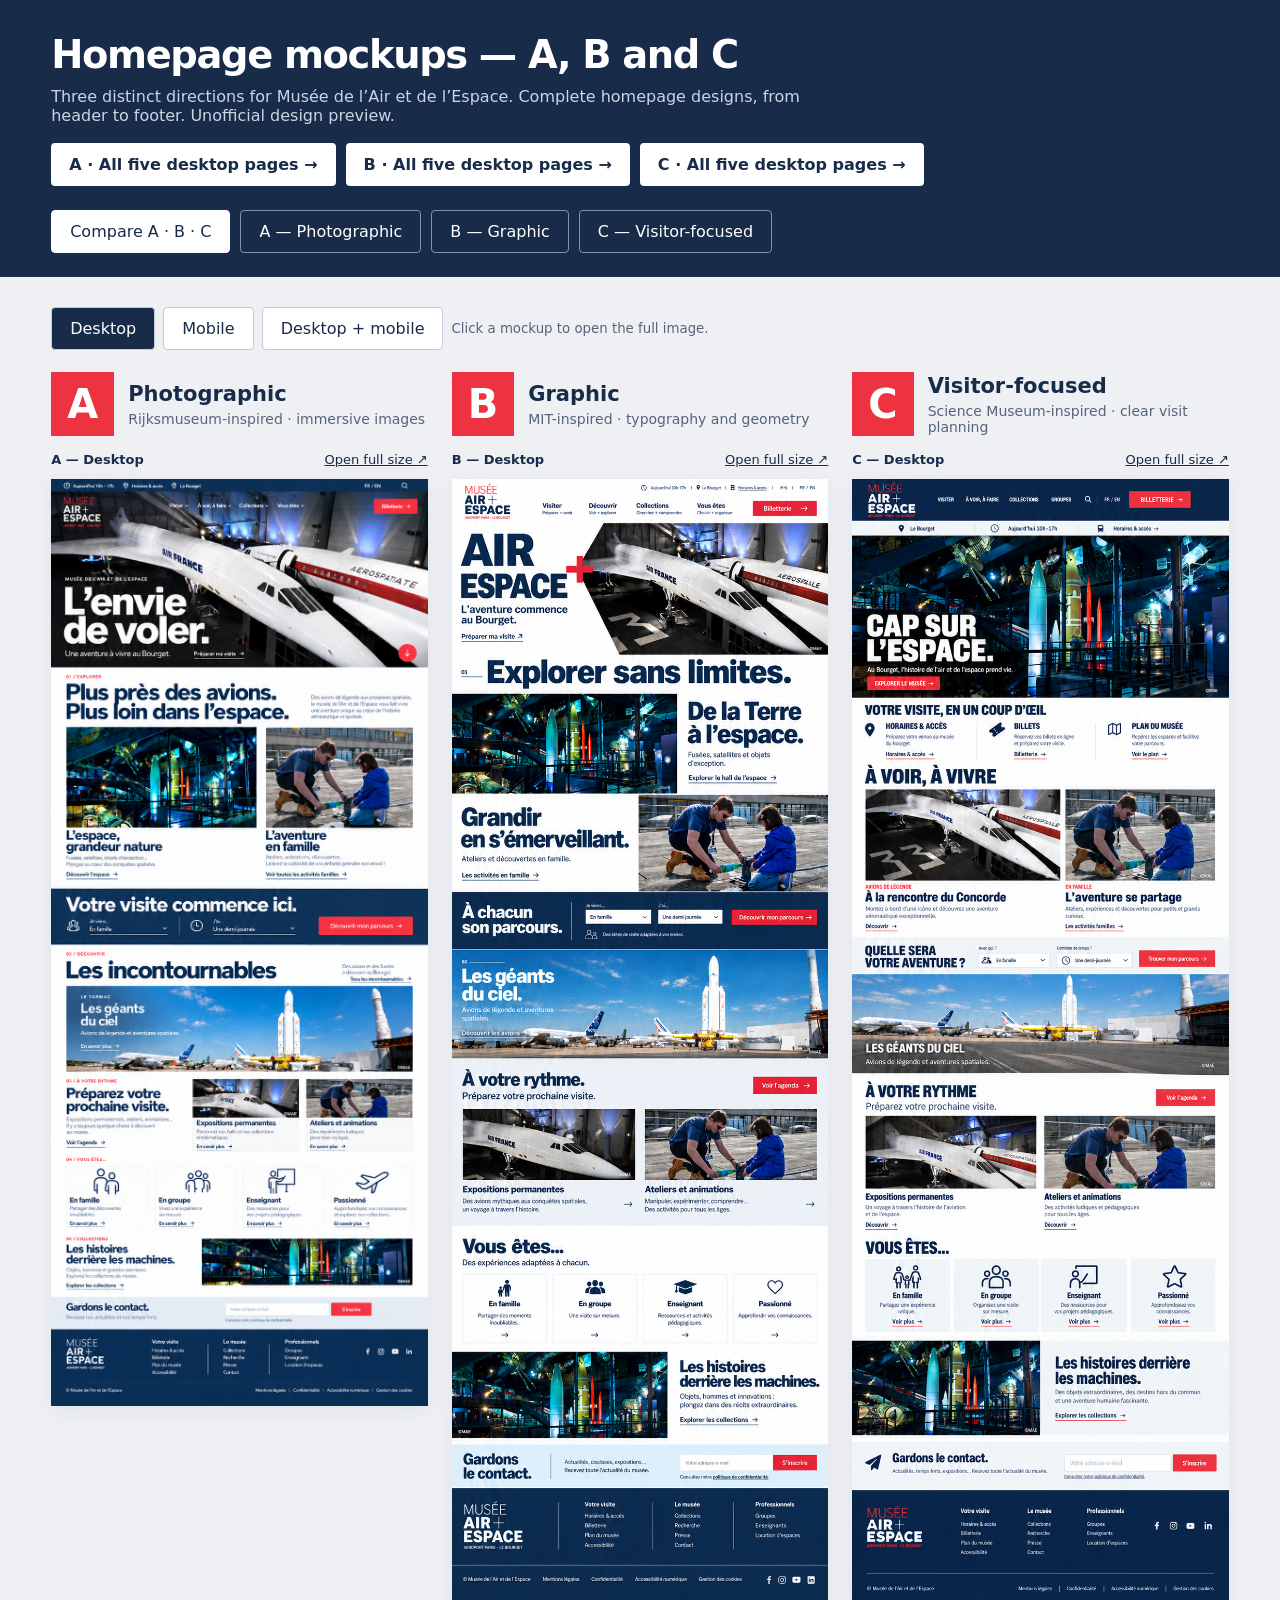
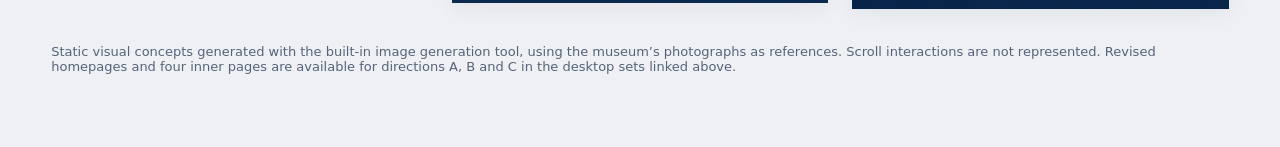
<file: index.html>
<!doctype html>
<html lang="en"><head><meta charset="utf-8"><meta name="viewport" content="width=device-width,initial-scale=1"><meta name="robots" content="noindex,nofollow"><meta property="og:title" content="MAE — Homepage designs A, B and C"><meta property="og:description" content="Compare three homepage design concepts, on desktop and mobile. A design preview, not the official museum website."><title>MAE — Homepage mockups A · B · C</title>
<style>
*{box-sizing:border-box}body{margin:0;background:#eef0f4;color:#182b49;font:16px system-ui,-apple-system,sans-serif}header{background:#182b49;color:white;padding:32px 4vw 24px}header p{color:#cbd5e5;max-width:760px;margin:10px 0 0}h1{font-size:clamp(26px,3vw,44px);letter-spacing:-.035em;margin:0}nav{display:flex;gap:10px;flex-wrap:wrap;margin-top:24px}button{font:inherit;cursor:pointer;border:1px solid #8392aa;border-radius:4px;padding:11px 18px;background:transparent;color:white}button[aria-pressed=true]{background:white;color:#182b49;border-color:white}main{padding:30px 4vw 60px}.toolbar{display:flex;gap:8px;align-items:center;margin-bottom:22px;flex-wrap:wrap}.toolbar button{color:#182b49;border-color:#c3cbd6;background:white}.toolbar button[aria-pressed=true]{background:#182b49;color:white}small{color:#566479}.grid{display:grid;grid-template-columns:repeat(3,minmax(0,1fr));gap:24px;align-items:start}.direction{min-width:0}.direction[hidden]{display:none}.grid.single{grid-template-columns:minmax(0,1fr);max-width:1300px;margin:auto}.label{display:flex;align-items:center;gap:14px;margin-bottom:16px}.letter{background:#ed333f;color:white;font-size:40px;font-weight:800;line-height:1;padding:12px 16px}.label h2{font-size:21px;margin:0 0 5px}.label p{font-size:14px;color:#566479;margin:0}.frames{display:flex;align-items:flex-start;gap:20px}.frame{margin:0;width:100%;min-width:0}.frame.mobile{max-width:300px}.frame a{display:block;background:white;box-shadow:0 4px 20px #182b4910}.frame img{display:block;width:100%;height:auto}.frame figcaption{font-size:13px;margin:0 0 12px;display:flex;justify-content:space-between;gap:10px}.frame figcaption a{background:none;box-shadow:none;color:#182b49;text-decoration:underline}.grid:not(.single) .frames.both{flex-direction:column}.grid:not(.single) .frames.both .mobile{margin-top:20px}.frame[hidden]{display:none}.note{margin-top:35px;color:#566479;font-size:13px}
@media(max-width:850px){.grid{grid-template-columns:1fr;gap:45px}.frames{flex-direction:column}.label h2{font-size:24px}}
</style></head><body>
<header><h1>Homepage mockups — A, B and C</h1><p>Three distinct directions for Musée de l’Air et de l’Espace. Complete homepage designs, from header to footer. Unofficial design preview.</p>
<div class="set-links" style="display:flex;gap:10px;flex-wrap:wrap;margin-top:18px"><a href="desktop-set/" style="display:inline-block;color:#182b49;background:white;padding:12px 18px;border-radius:4px;font-weight:700;text-decoration:none">A · All five desktop pages →</a><a href="desktop-set-b/" style="display:inline-block;color:#182b49;background:white;padding:12px 18px;border-radius:4px;font-weight:700;text-decoration:none">B · All five desktop pages →</a><a href="desktop-set-c/" style="display:inline-block;color:#182b49;background:white;padding:12px 18px;border-radius:4px;font-weight:700;text-decoration:none">C · All five desktop pages →</a></div>
<nav aria-label="Design direction"><button data-direction="all" aria-pressed="true">Compare A · B · C</button><button data-direction="a" aria-pressed="false">A — Photographic</button><button data-direction="b" aria-pressed="false">B — Graphic</button><button data-direction="c" aria-pressed="false">C — Visitor-focused</button></nav></header>
<main><div class="toolbar" aria-label="Screen size"><button data-screen="desktop" aria-pressed="true">Desktop</button><button data-screen="mobile" aria-pressed="false">Mobile</button><button data-screen="both" aria-pressed="false">Desktop + mobile</button><small>Click a mockup to open the full image.</small></div>
<div class="grid" id="grid">
<section class="direction" data-id="a"><div class="label"><span class="letter">A</span><div><h2>Photographic</h2><p>Rijksmuseum-inspired · immersive images</p></div></div><div class="frames"><figure class="frame desktop" ><figcaption><strong>A — Desktop</strong><a href="a/home-desktop.png" target="_blank">Open full size ↗</a></figcaption><a href="a/home-desktop.png" target="_blank"><img src="a/home-desktop.png" alt="Direction A complete desktop homepage mockup" loading="lazy"></a></figure><figure class="frame mobile" hidden><figcaption><strong>A — Mobile</strong><a href="a/home-mobile-v2.png" target="_blank">Open full size ↗</a></figcaption><a href="a/home-mobile-v2.png" target="_blank"><img src="a/home-mobile-v2.png" alt="Direction A complete mobile homepage mockup" loading="lazy"></a></figure></div></section><section class="direction" data-id="b"><div class="label"><span class="letter">B</span><div><h2>Graphic</h2><p>MIT-inspired · typography and geometry</p></div></div><div class="frames"><figure class="frame desktop" ><figcaption><strong>B — Desktop</strong><a href="b/home-desktop.png" target="_blank">Open full size ↗</a></figcaption><a href="b/home-desktop.png" target="_blank"><img src="b/home-desktop.png" alt="Direction B complete desktop homepage mockup" loading="lazy"></a></figure><figure class="frame mobile" hidden><figcaption><strong>B — Mobile</strong><a href="b/home-mobile-v2.png" target="_blank">Open full size ↗</a></figcaption><a href="b/home-mobile-v2.png" target="_blank"><img src="b/home-mobile-v2.png" alt="Direction B complete mobile homepage mockup" loading="lazy"></a></figure></div></section><section class="direction" data-id="c"><div class="label"><span class="letter">C</span><div><h2>Visitor-focused</h2><p>Science Museum-inspired · clear visit planning</p></div></div><div class="frames"><figure class="frame desktop" ><figcaption><strong>C — Desktop</strong><a href="c/home-desktop.png" target="_blank">Open full size ↗</a></figcaption><a href="c/home-desktop.png" target="_blank"><img src="c/home-desktop.png" alt="Direction C complete desktop homepage mockup" loading="lazy"></a></figure><figure class="frame mobile" hidden><figcaption><strong>C — Mobile</strong><a href="c/home-mobile-v2.png" target="_blank">Open full size ↗</a></figcaption><a href="c/home-mobile-v2.png" target="_blank"><img src="c/home-mobile-v2.png" alt="Direction C complete mobile homepage mockup" loading="lazy"></a></figure></div></section>
</div><p class="note">Static visual concepts generated with the built-in image generation tool, using the museum’s photographs as references. Scroll interactions are not represented. Revised homepages and four inner pages are available for directions A, B and C in the desktop sets linked above.</p>
</main><script>
let direction="all",screen="desktop";
function render(){document.getElementById("grid").classList.toggle("single",direction!=="all");document.querySelectorAll(".direction").forEach(s=>s.hidden=direction!=="all"&&s.dataset.id!==direction);document.querySelectorAll("[data-direction]").forEach(b=>b.setAttribute("aria-pressed",String(b.dataset.direction===direction)));document.querySelectorAll("[data-screen]").forEach(b=>b.setAttribute("aria-pressed",String(b.dataset.screen===screen)));document.querySelectorAll(".frame").forEach(f=>f.hidden=screen!=="both"&&!f.classList.contains(screen));document.querySelectorAll(".frames").forEach(f=>f.classList.toggle("both",screen==="both"))}
document.querySelectorAll("[data-direction]").forEach(b=>b.addEventListener("click",()=>{direction=b.dataset.direction;render()}));document.querySelectorAll("[data-screen]").forEach(b=>b.addEventListener("click",()=>{screen=b.dataset.screen;render()}));
</script></body></html>
</file>
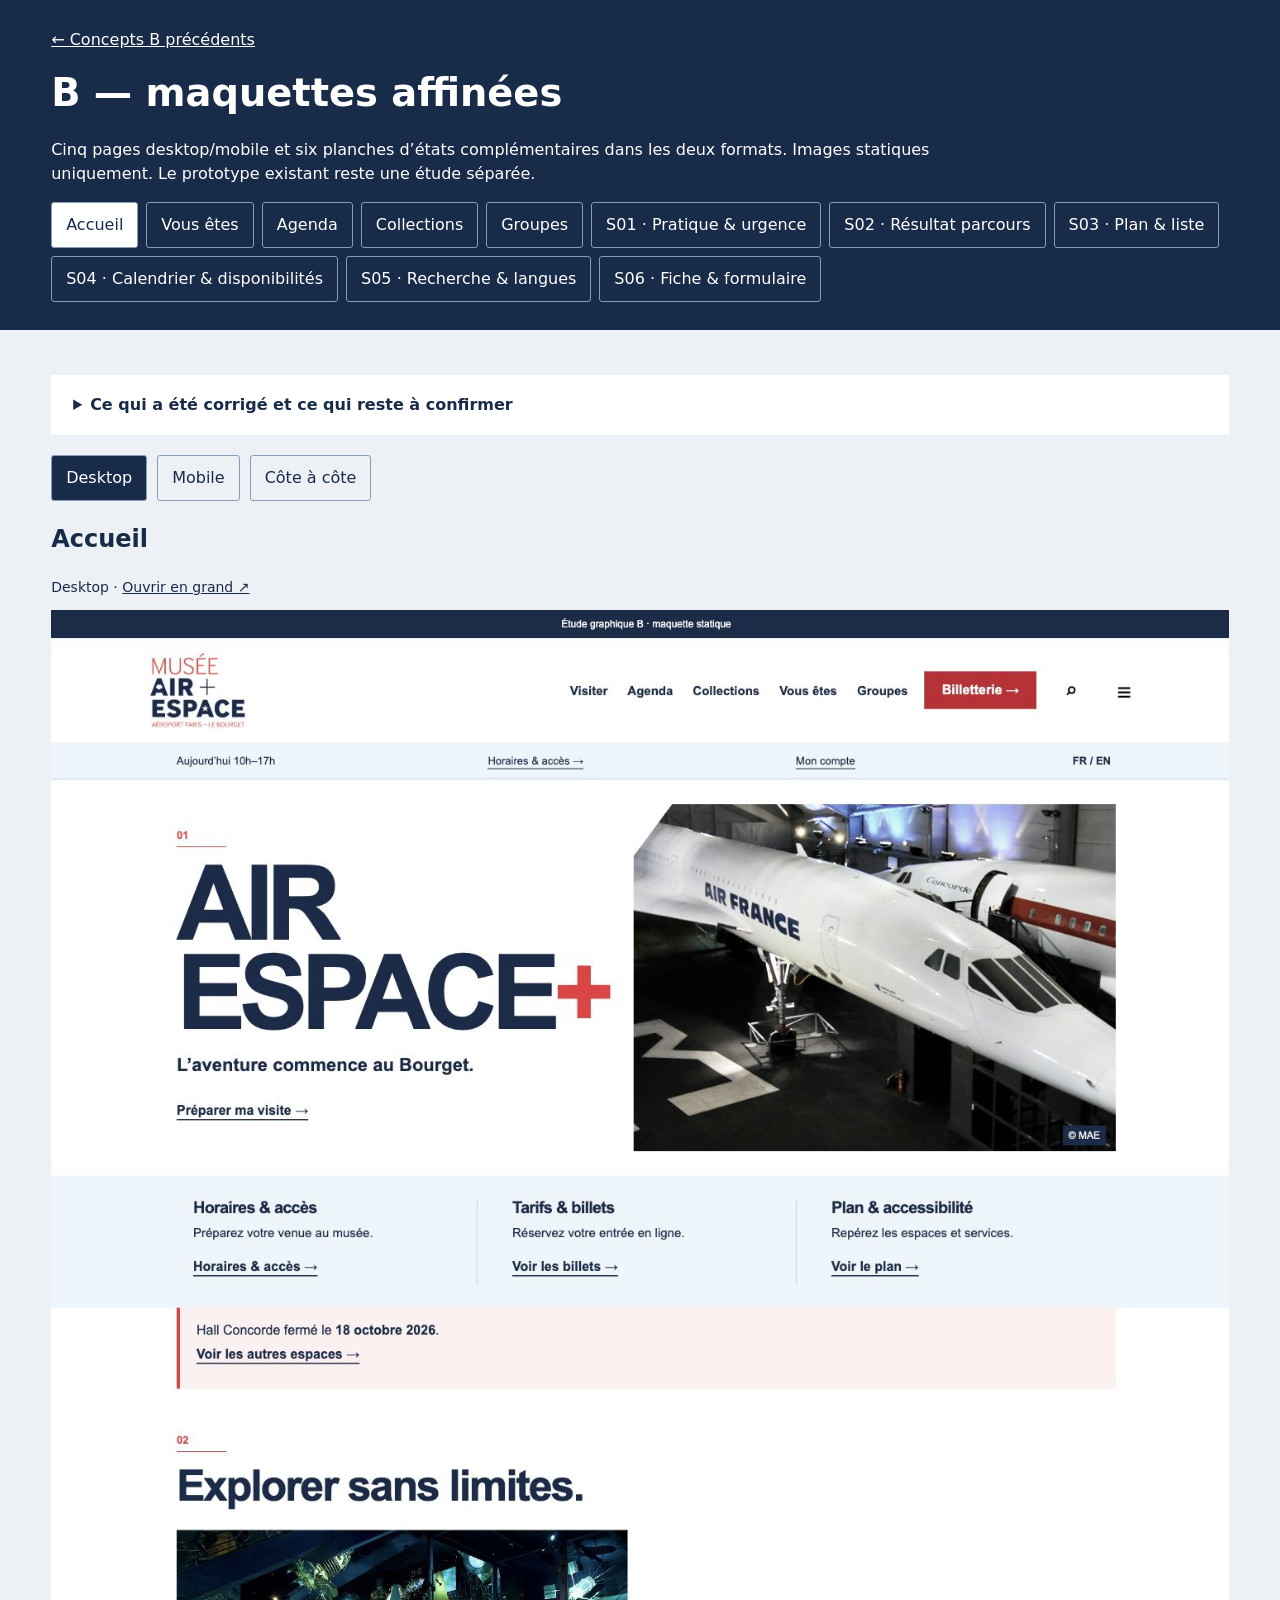
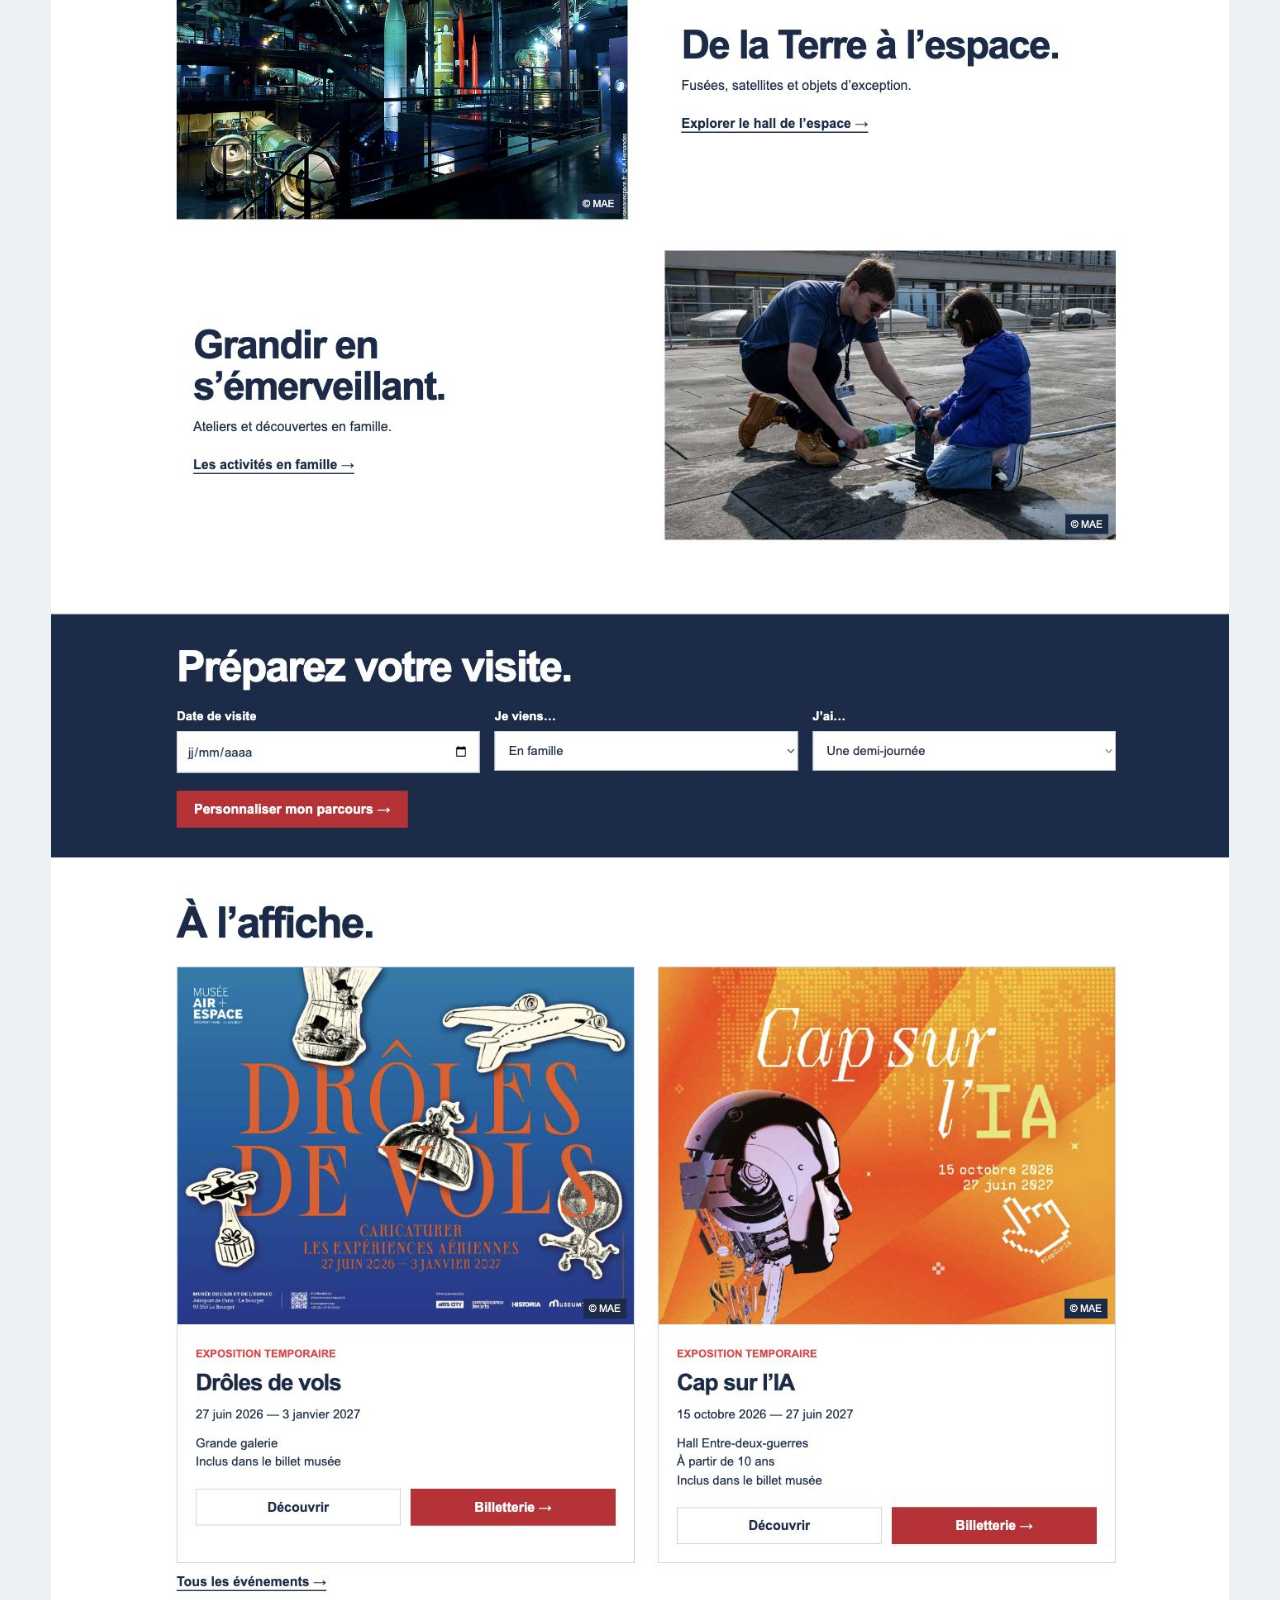
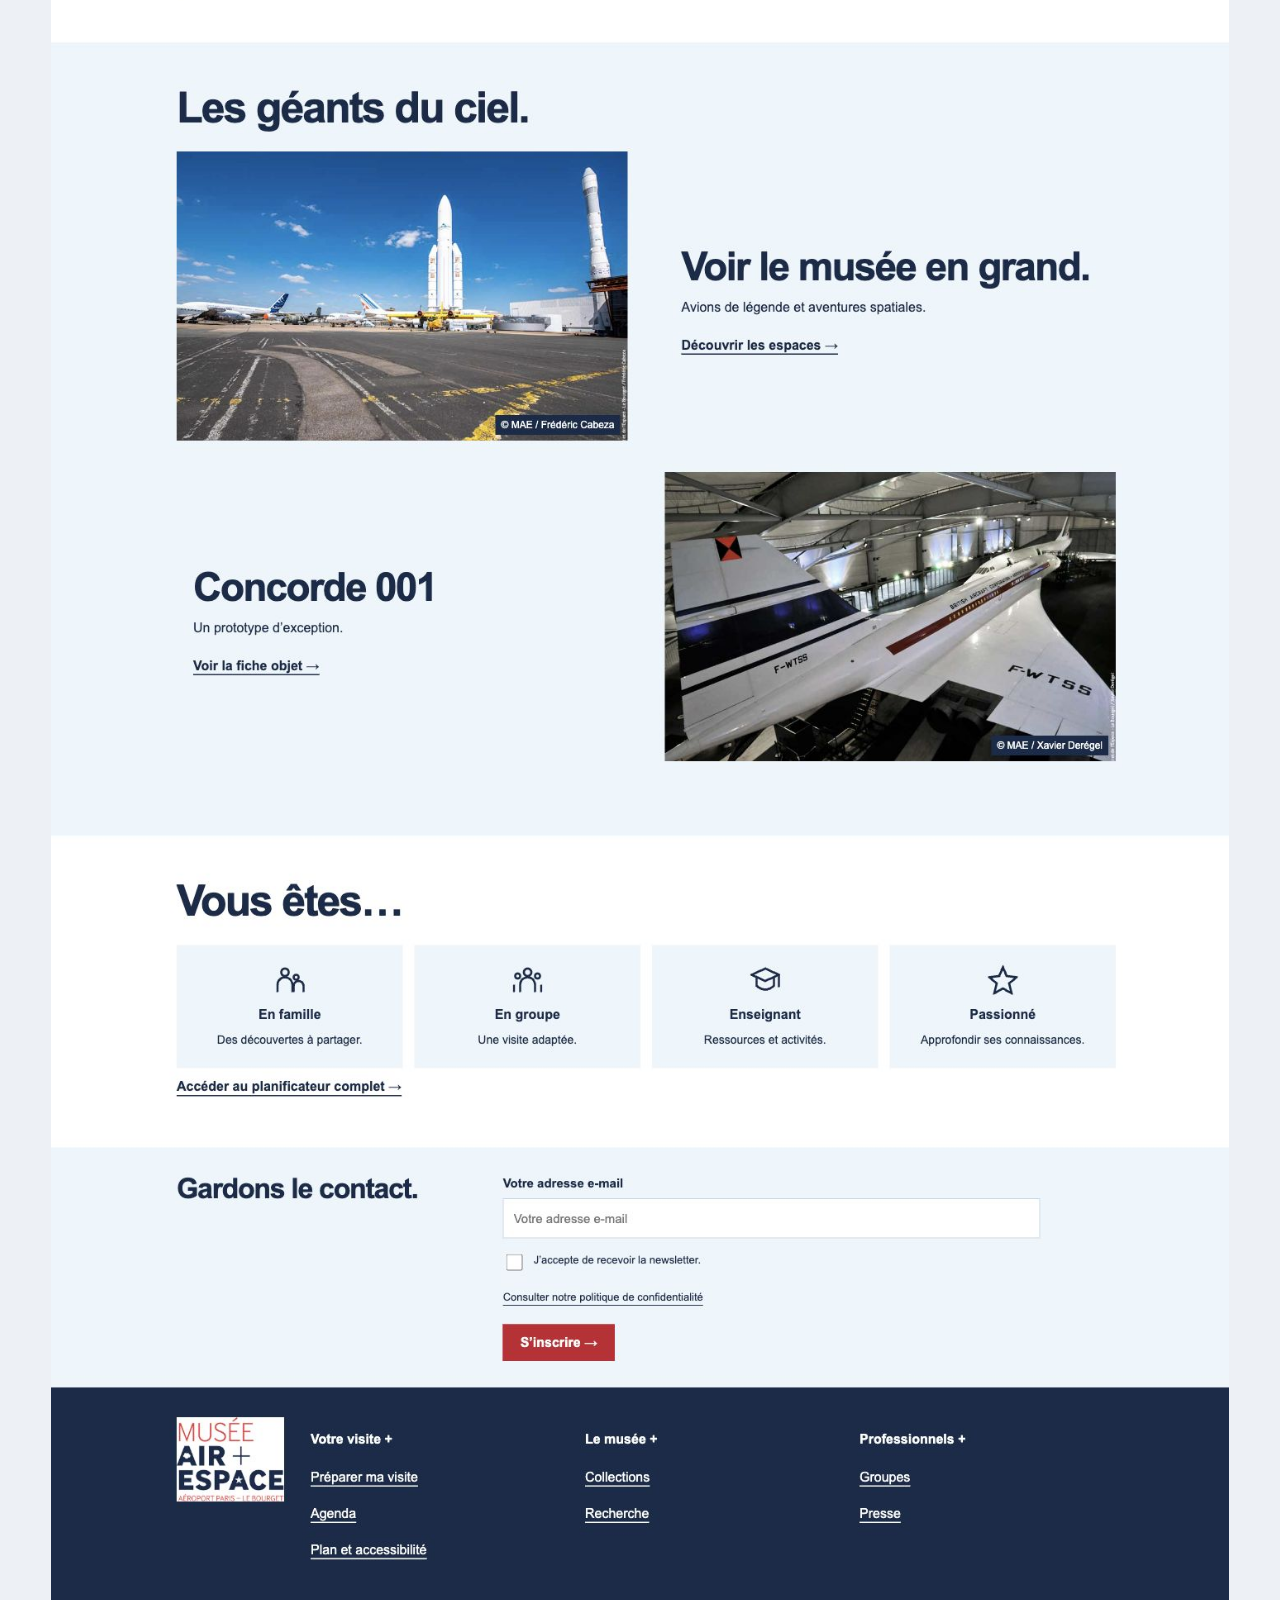
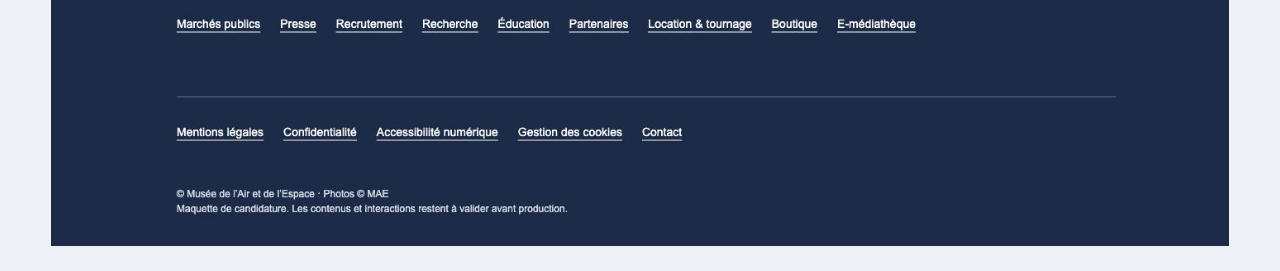
<file: b-refined/index.html>
<!doctype html><html lang="fr"><head><meta charset="utf-8"><meta name="viewport" content="width=device-width,initial-scale=1"><meta name="robots" content="noindex,nofollow"><title>B · Maquettes affinées & états complémentaires</title><style>*{box-sizing:border-box}body{margin:0;background:#edf0f5;color:#182b49;font:16px/1.5 system-ui,sans-serif}header{padding:28px 4vw;background:#182b49;color:white}header a{color:white}h1{font-size:clamp(26px,3vw,42px);margin:12px 0}header p{max-width:900px}nav{display:flex;flex-wrap:wrap;gap:8px}button{padding:10px 14px;min-height:44px;border:1px solid #8a9bb6;border-radius:3px;background:transparent;color:inherit;font:inherit;cursor:pointer}button[aria-pressed=true]{background:white;color:#182b49}main{padding:25px 4vw;max-width:1600px;margin:auto}.sizes{display:flex;gap:10px;margin:20px 0}.sizes button[aria-pressed=true]{background:#182b49;color:white}.frames{display:flex;align-items:flex-start;gap:24px}figure{margin:0;min-width:0;width:100%}figure.mobile{max-width:430px;margin:auto}.frames.both figure.mobile{flex:0 0 30%}img{width:100%;height:auto;display:block}figcaption{margin-bottom:12px;font-size:14px}a{color:inherit}details{padding:18px 22px;background:white;margin:20px 0}summary{font-weight:700;cursor:pointer}[hidden]{display:none!important}@media(max-width:700px){.frames{flex-direction:column}.frames.both figure.mobile{flex:auto}nav button{font-size:13px}main{padding:20px 4vw}}</style></head><body><header><a href="../desktop-set-b/">← Concepts B précédents</a><h1>B — maquettes affinées</h1><p>Cinq pages desktop/mobile et six planches d’états complémentaires dans les deux formats. Images statiques uniquement. Le prototype existant reste une étude séparée.</p><nav aria-label="Maquettes"><button data-page="home">Accueil</button><button data-page="audiences">Vous êtes</button><button data-page="agenda">Agenda</button><button data-page="collections">Collections</button><button data-page="groups">Groupes</button><button data-page="s01-practical">S01 · Pratique & urgence</button><button data-page="s02-planner">S02 · Résultat parcours</button><button data-page="s03-map">S03 · Plan & liste</button><button data-page="s04-agenda">S04 · Calendrier & disponibilités</button><button data-page="s05-search-language">S05 · Recherche & langues</button><button data-page="s06-detail-feedback">S06 · Fiche & formulaire</button></nav></header><main><details><summary>Ce qui a été corrigé et ce qui reste à confirmer</summary><p>Unités des huit filtres techniques, galerie des deux Concorde, pictogrammes, navigation et besoins d’accessibilité harmonisés. Filtres techniques mobiles regroupés, état déplié visible sur S06. Photos et affiches originales, crédits individuels connus conservés.</p><p>Interface/licence web et logo vectoriel officiels restent à obtenir. Autres crédits individuels et droits de production à confirmer. Géométrie, trajets, durées et disponibilités des planches sont illustratifs. Aucun CMS, service connecté ou audit RGAA n’est démontré par ces images.</p></details><div class="sizes"><button data-size="desktop">Desktop</button><button data-size="mobile">Mobile</button><button data-size="both">Côte à côte</button></div><section id="home" hidden><h2>Accueil</h2><div class="frames"><figure class="desktop"><figcaption>Desktop · <a href="home-desktop.jpg" target="_blank">Ouvrir en grand ↗</a></figcaption><a href="home-desktop.jpg" target="_blank"><img src="home-desktop.jpg" loading="lazy" alt="Accueil desktop maquette statique"></a></figure><figure class="mobile"><figcaption>Mobile · <a href="home-mobile.jpg" target="_blank">Ouvrir en grand ↗</a></figcaption><a href="home-mobile.jpg" target="_blank"><img src="home-mobile.jpg" loading="lazy" alt="Accueil mobile maquette statique"></a></figure></div></section><section id="audiences" hidden><h2>Vous êtes</h2><div class="frames"><figure class="desktop"><figcaption>Desktop · <a href="audiences-desktop.jpg" target="_blank">Ouvrir en grand ↗</a></figcaption><a href="audiences-desktop.jpg" target="_blank"><img src="audiences-desktop.jpg" loading="lazy" alt="Vous êtes desktop maquette statique"></a></figure><figure class="mobile"><figcaption>Mobile · <a href="audiences-mobile.jpg" target="_blank">Ouvrir en grand ↗</a></figcaption><a href="audiences-mobile.jpg" target="_blank"><img src="audiences-mobile.jpg" loading="lazy" alt="Vous êtes mobile maquette statique"></a></figure></div></section><section id="agenda" hidden><h2>Agenda</h2><div class="frames"><figure class="desktop"><figcaption>Desktop · <a href="agenda-desktop.jpg" target="_blank">Ouvrir en grand ↗</a></figcaption><a href="agenda-desktop.jpg" target="_blank"><img src="agenda-desktop.jpg" loading="lazy" alt="Agenda desktop maquette statique"></a></figure><figure class="mobile"><figcaption>Mobile · <a href="agenda-mobile.jpg" target="_blank">Ouvrir en grand ↗</a></figcaption><a href="agenda-mobile.jpg" target="_blank"><img src="agenda-mobile.jpg" loading="lazy" alt="Agenda mobile maquette statique"></a></figure></div></section><section id="collections" hidden><h2>Collections</h2><div class="frames"><figure class="desktop"><figcaption>Desktop · <a href="collections-desktop.jpg" target="_blank">Ouvrir en grand ↗</a></figcaption><a href="collections-desktop.jpg" target="_blank"><img src="collections-desktop.jpg" loading="lazy" alt="Collections desktop maquette statique"></a></figure><figure class="mobile"><figcaption>Mobile · <a href="collections-mobile.jpg" target="_blank">Ouvrir en grand ↗</a></figcaption><a href="collections-mobile.jpg" target="_blank"><img src="collections-mobile.jpg" loading="lazy" alt="Collections mobile maquette statique"></a></figure></div></section><section id="groups" hidden><h2>Groupes</h2><div class="frames"><figure class="desktop"><figcaption>Desktop · <a href="groups-desktop.jpg" target="_blank">Ouvrir en grand ↗</a></figcaption><a href="groups-desktop.jpg" target="_blank"><img src="groups-desktop.jpg" loading="lazy" alt="Groupes desktop maquette statique"></a></figure><figure class="mobile"><figcaption>Mobile · <a href="groups-mobile.jpg" target="_blank">Ouvrir en grand ↗</a></figcaption><a href="groups-mobile.jpg" target="_blank"><img src="groups-mobile.jpg" loading="lazy" alt="Groupes mobile maquette statique"></a></figure></div></section><section id="s01-practical" hidden><h2>S01 · Pratique & urgence</h2><div class="frames"><figure class="desktop"><figcaption>Desktop · <a href="s01-practical-desktop.jpg" target="_blank">Ouvrir en grand ↗</a></figcaption><a href="s01-practical-desktop.jpg" target="_blank"><img src="s01-practical-desktop.jpg" loading="lazy" alt="S01 · Pratique &amp; urgence desktop maquette statique"></a></figure><figure class="mobile"><figcaption>Mobile · <a href="s01-practical-mobile.jpg" target="_blank">Ouvrir en grand ↗</a></figcaption><a href="s01-practical-mobile.jpg" target="_blank"><img src="s01-practical-mobile.jpg" loading="lazy" alt="S01 · Pratique &amp; urgence mobile maquette statique"></a></figure></div></section><section id="s02-planner" hidden><h2>S02 · Résultat parcours</h2><div class="frames"><figure class="desktop"><figcaption>Desktop · <a href="s02-planner-desktop.jpg" target="_blank">Ouvrir en grand ↗</a></figcaption><a href="s02-planner-desktop.jpg" target="_blank"><img src="s02-planner-desktop.jpg" loading="lazy" alt="S02 · Résultat parcours desktop maquette statique"></a></figure><figure class="mobile"><figcaption>Mobile · <a href="s02-planner-mobile.jpg" target="_blank">Ouvrir en grand ↗</a></figcaption><a href="s02-planner-mobile.jpg" target="_blank"><img src="s02-planner-mobile.jpg" loading="lazy" alt="S02 · Résultat parcours mobile maquette statique"></a></figure></div></section><section id="s03-map" hidden><h2>S03 · Plan & liste</h2><div class="frames"><figure class="desktop"><figcaption>Desktop · <a href="s03-map-desktop.jpg" target="_blank">Ouvrir en grand ↗</a></figcaption><a href="s03-map-desktop.jpg" target="_blank"><img src="s03-map-desktop.jpg" loading="lazy" alt="S03 · Plan &amp; liste desktop maquette statique"></a></figure><figure class="mobile"><figcaption>Mobile · <a href="s03-map-mobile.jpg" target="_blank">Ouvrir en grand ↗</a></figcaption><a href="s03-map-mobile.jpg" target="_blank"><img src="s03-map-mobile.jpg" loading="lazy" alt="S03 · Plan &amp; liste mobile maquette statique"></a></figure></div></section><section id="s04-agenda" hidden><h2>S04 · Calendrier & disponibilités</h2><div class="frames"><figure class="desktop"><figcaption>Desktop · <a href="s04-agenda-desktop.jpg" target="_blank">Ouvrir en grand ↗</a></figcaption><a href="s04-agenda-desktop.jpg" target="_blank"><img src="s04-agenda-desktop.jpg" loading="lazy" alt="S04 · Calendrier &amp; disponibilités desktop maquette statique"></a></figure><figure class="mobile"><figcaption>Mobile · <a href="s04-agenda-mobile.jpg" target="_blank">Ouvrir en grand ↗</a></figcaption><a href="s04-agenda-mobile.jpg" target="_blank"><img src="s04-agenda-mobile.jpg" loading="lazy" alt="S04 · Calendrier &amp; disponibilités mobile maquette statique"></a></figure></div></section><section id="s05-search-language" hidden><h2>S05 · Recherche & langues</h2><div class="frames"><figure class="desktop"><figcaption>Desktop · <a href="s05-search-language-desktop.jpg" target="_blank">Ouvrir en grand ↗</a></figcaption><a href="s05-search-language-desktop.jpg" target="_blank"><img src="s05-search-language-desktop.jpg" loading="lazy" alt="S05 · Recherche &amp; langues desktop maquette statique"></a></figure><figure class="mobile"><figcaption>Mobile · <a href="s05-search-language-mobile.jpg" target="_blank">Ouvrir en grand ↗</a></figcaption><a href="s05-search-language-mobile.jpg" target="_blank"><img src="s05-search-language-mobile.jpg" loading="lazy" alt="S05 · Recherche &amp; langues mobile maquette statique"></a></figure></div></section><section id="s06-detail-feedback" hidden><h2>S06 · Fiche & formulaire</h2><div class="frames"><figure class="desktop"><figcaption>Desktop · <a href="s06-detail-feedback-desktop.jpg" target="_blank">Ouvrir en grand ↗</a></figcaption><a href="s06-detail-feedback-desktop.jpg" target="_blank"><img src="s06-detail-feedback-desktop.jpg" loading="lazy" alt="S06 · Fiche &amp; formulaire desktop maquette statique"></a></figure><figure class="mobile"><figcaption>Mobile · <a href="s06-detail-feedback-mobile.jpg" target="_blank">Ouvrir en grand ↗</a></figcaption><a href="s06-detail-feedback-mobile.jpg" target="_blank"><img src="s06-detail-feedback-mobile.jpg" loading="lazy" alt="S06 · Fiche &amp; formulaire mobile maquette statique"></a></figure></div></section></main><script>const pages=["home", "audiences", "agenda", "collections", "groups", "s01-practical", "s02-planner", "s03-map", "s04-agenda", "s05-search-language", "s06-detail-feedback"];let [page,size]=location.hash.slice(1).split('/');if(!pages.includes(page))page='home';if(!['desktop','mobile','both'].includes(size))size=innerWidth<600?'mobile':'desktop';function render(){document.querySelectorAll('section').forEach(e=>e.hidden=e.id!==page);document.querySelectorAll('[data-page]').forEach(b=>b.setAttribute('aria-pressed',String(b.dataset.page===page)));document.querySelectorAll('[data-size]').forEach(b=>b.setAttribute('aria-pressed',String(b.dataset.size===size)));document.querySelectorAll('figure').forEach(f=>f.hidden=size!=='both'&&!f.classList.contains(size));document.querySelectorAll('.frames').forEach(f=>f.classList.toggle('both',size==='both'));history.replaceState(null,'','#'+page+'/'+size)}document.querySelectorAll('[data-page]').forEach(b=>b.onclick=()=>{page=b.dataset.page;render()});document.querySelectorAll('[data-size]').forEach(b=>b.onclick=()=>{size=b.dataset.size;render()});render();</script></body></html>
</file>
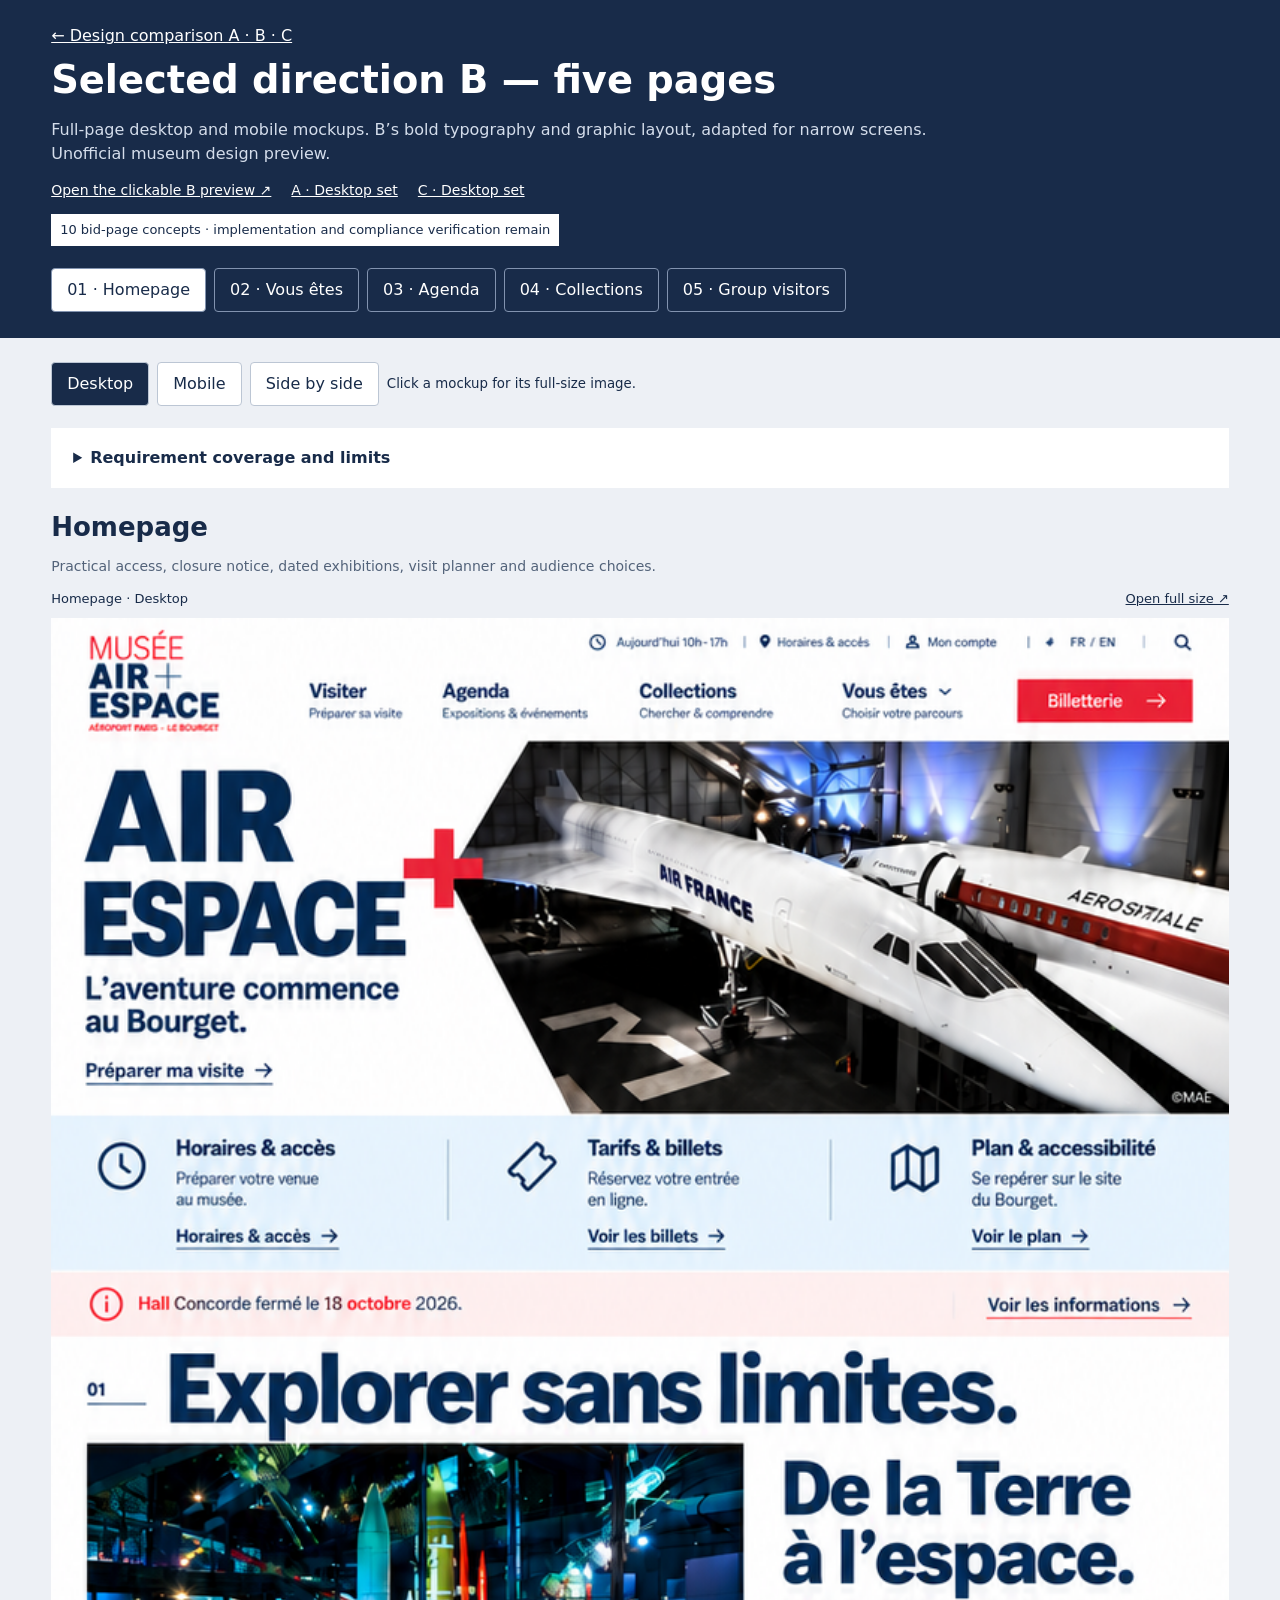
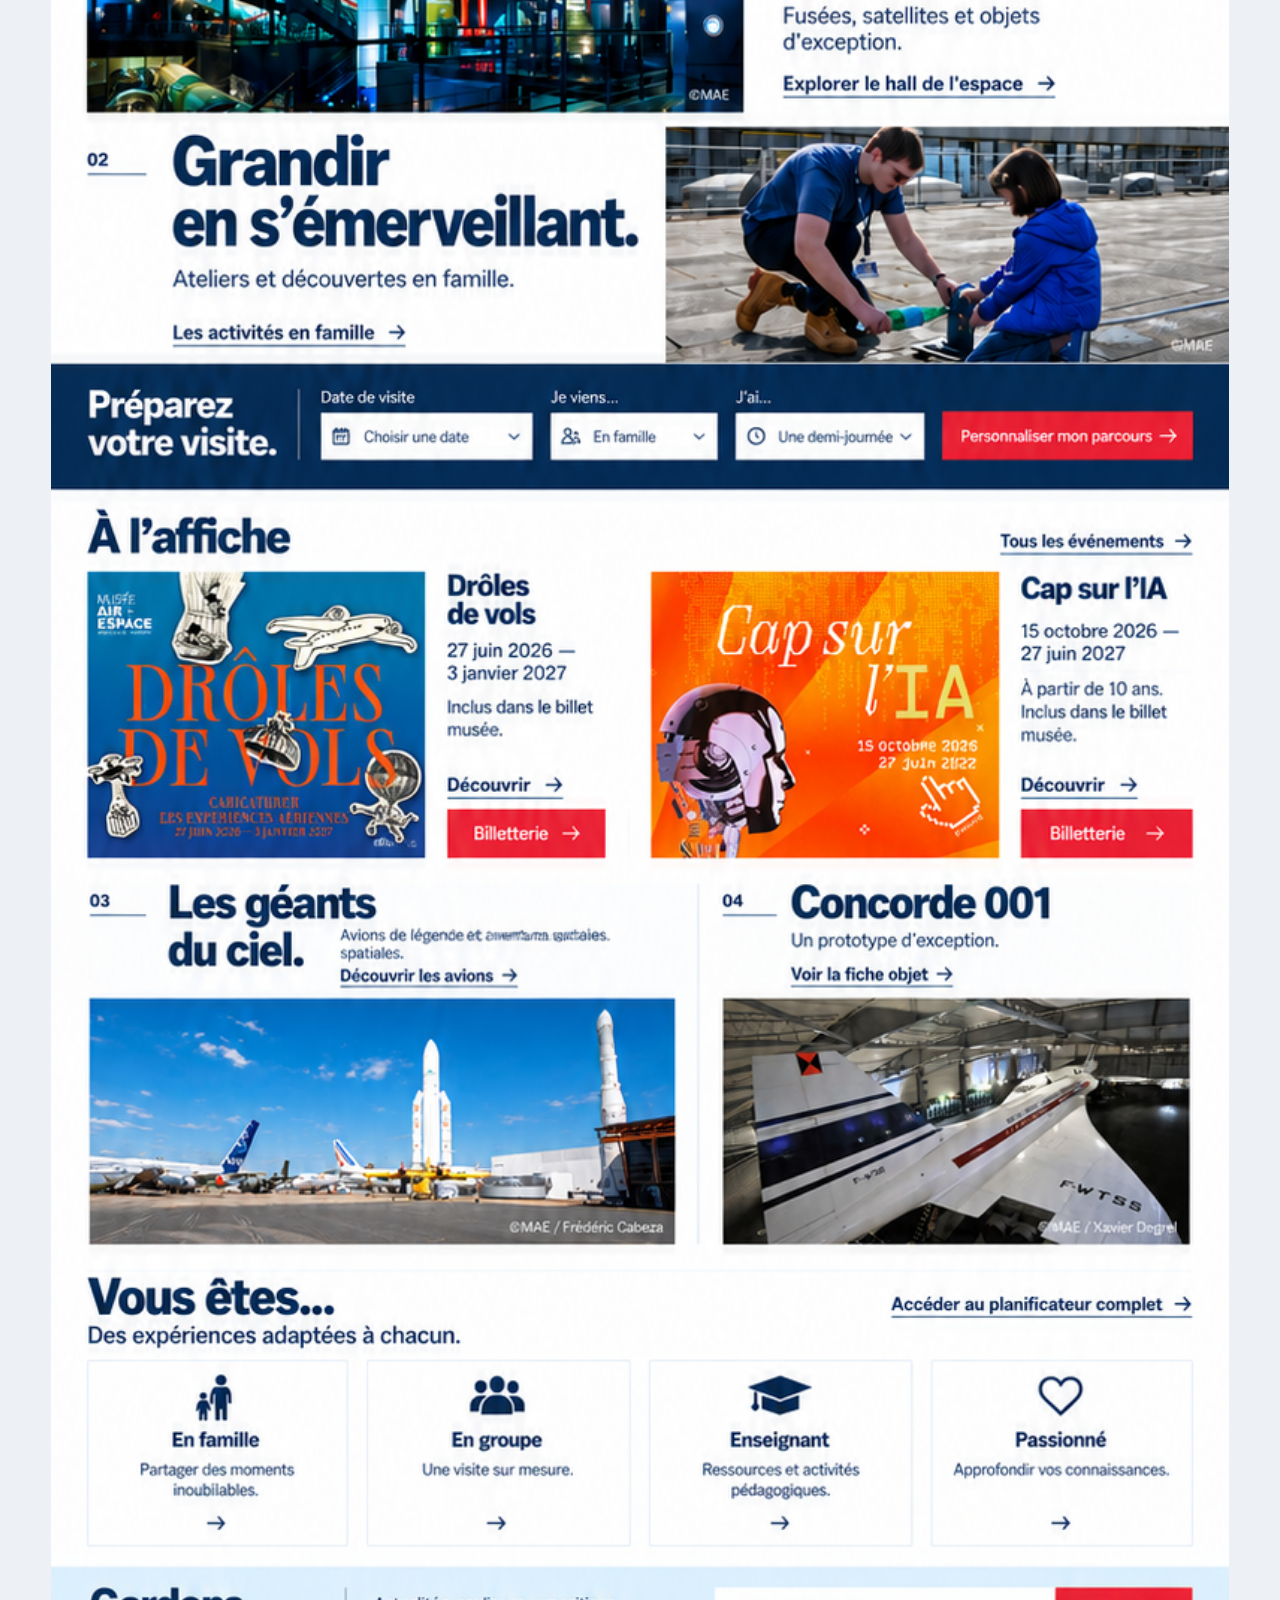
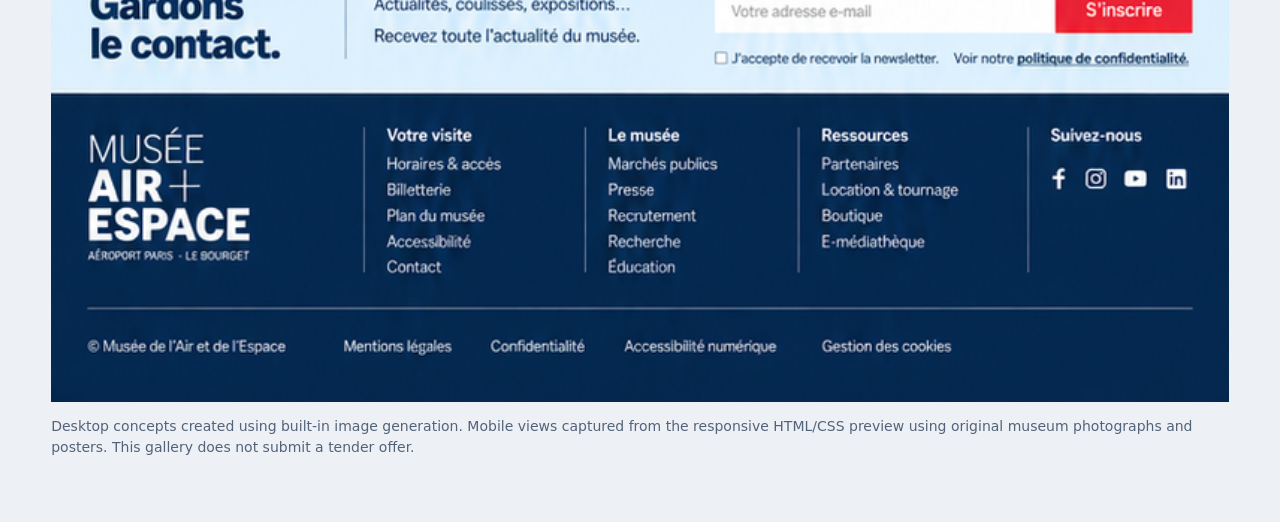
<file: desktop-set-b/index.html>
<!doctype html><html lang="en"><head><meta charset="utf-8"><meta name="viewport" content="width=device-width,initial-scale=1"><meta name="robots" content="noindex,nofollow"><meta property="og:title" content="MAE — Selected design B, desktop and mobile"><meta property="og:description" content="Five museum page concepts in desktop and mobile. Unofficial design preview."><title>MAE — Design B · Desktop and mobile</title><style>
*{box-sizing:border-box}body{margin:0;background:#edf0f5;color:#182b49;font:16px system-ui,-apple-system,sans-serif}header{padding:26px 4vw;background:#182b49;color:white}header a{color:white}h1{font-size:clamp(26px,3vw,40px);margin:12px 0}header p{line-height:1.5;max-width:900px;color:#d4ddeb}.alternatives{display:flex;flex-wrap:wrap;gap:20px;font-size:14px}nav{display:flex;gap:8px;flex-wrap:wrap;margin-top:22px}button{font:inherit;cursor:pointer;padding:11px 15px;border:1px solid #8293af;border-radius:4px;background:transparent;color:white;min-height:44px}button[aria-pressed=true]{background:white;color:#182b49}main{padding:24px 4vw 50px;max-width:1450px;margin:auto}.toolbar{display:flex;flex-wrap:wrap;gap:8px;align-items:center;margin-bottom:22px}.toolbar button{background:white;color:#182b49;border-color:#bcc6d4}.toolbar button[aria-pressed=true]{background:#182b49;color:white}h2{font-size:26px;margin:22px 0 8px}.note{color:#53637a;font-size:14px;line-height:1.5}details{background:white;padding:18px 22px;line-height:1.5;margin-bottom:24px}summary{cursor:pointer;font-weight:650}.frames{display:flex;align-items:flex-start;gap:24px}.frame{margin:0;min-width:0;width:100%}.frame.mobile{max-width:430px;margin:0 auto}.frames.both .mobile{flex:0 0 32%;max-width:390px}.frame img{display:block;width:100%;height:auto;background:white}.frame a{color:#182b49}.frame>a{display:block}.frame figcaption{display:flex;gap:15px;justify-content:space-between;font-size:13px;margin:0 0 12px}.frame[hidden],section[hidden]{display:none}.status{display:inline-block;background:white;color:#182b49;font-size:13px;padding:6px 9px}@media(max-width:760px){.frames.both{flex-direction:column}.frames.both .mobile{width:100%;flex:auto;max-width:430px}.toolbar small{width:100%}header{padding:22px 5vw}main{padding:20px 5vw}nav button{font-size:14px}.frame figcaption{flex-wrap:wrap}}
</style></head><body><header><a href="../">← Design comparison A · B · C</a><h1>Selected direction B — five pages</h1><p>Full-page desktop and mobile mockups. B’s bold typography and graphic layout, adapted for narrow screens. Unofficial museum design preview.</p><div class="alternatives"><a href="../prototype-b/">Open the clickable B preview ↗</a><a href="../desktop-set/">A · Desktop set</a><a href="../desktop-set-c/">C · Desktop set</a></div><p><span class="status">10 bid-page concepts · implementation and compliance verification remain</span></p><nav aria-label="Museum page"><button data-page="home" aria-pressed="true">01 · Homepage</button><button data-page="audiences" aria-pressed="false">02 · Vous êtes</button><button data-page="agenda" aria-pressed="false">03 · Agenda</button><button data-page="collections" aria-pressed="false">04 · Collections</button><button data-page="groups" aria-pressed="false">05 · Group visitors</button></nav></header><main><div class="toolbar" aria-label="Screen size"><button data-screen="desktop" aria-pressed="true">Desktop</button><button data-screen="mobile" aria-pressed="false">Mobile</button><button data-screen="both" aria-pressed="false">Side by side</button><small>Click a mockup for its full-size image.</small></div><details><summary>Requirement coverage and limits</summary><p>The tender requests five pages in desktop and mobile: home, Vous êtes, agenda, collections and group visitors. This gallery contains all ten B page concepts.</p><p>Reviewed features include practical/ticket access, audience planning, agenda filters and alternatives, collections search/technical criteria, group enquiries and institutional links. Slot availability is an illustrative state, not live See Tickets inventory.</p><p>Static images cannot establish sticky navigation, working search/APIs, CMS permissions, translation, RGAA compliance, privacy, security or performance. InterFace files/licence still need confirmation; original assets and exact text are used in the mobile preview. Supplementary interaction states and functional/contractual evidence remain tracked separately.</p></details><section data-id="home"><h2>Homepage</h2><p class="note">Practical access, closure notice, dated exhibitions, visit planner and audience choices.</p><div class="frames"><figure class="frame desktop"><figcaption>Homepage · Desktop <a href="home-desktop.png" target="_blank" rel="noopener">Open full size ↗</a></figcaption><a href="home-desktop.png" target="_blank" rel="noopener"><img src="home-desktop.png" alt="Direction B Homepage full-page desktop mockup" loading="lazy"></a></figure><figure class="frame mobile"><figcaption>Homepage · Mobile <a href="home-mobile-final.jpg" target="_blank" rel="noopener">Open full size ↗</a></figcaption><a href="home-mobile-final.jpg" target="_blank" rel="noopener"><img src="home-mobile-final.jpg" alt="Direction B Homepage full-page mobile mockup" loading="lazy"></a></figure></div></section><section data-id="audiences" hidden><h2>Vous êtes</h2><p class="note">Seven planning criteria, six audience profiles, space list, services and map access.</p><div class="frames"><figure class="frame desktop"><figcaption>Vous êtes · Desktop <a href="audiences-desktop-v2.png" target="_blank" rel="noopener">Open full size ↗</a></figcaption><a href="audiences-desktop-v2.png" target="_blank" rel="noopener"><img src="audiences-desktop-v2.png" alt="Direction B Vous êtes full-page desktop mockup" loading="lazy"></a></figure><figure class="frame mobile"><figcaption>Vous êtes · Mobile <a href="audiences-mobile-final.jpg" target="_blank" rel="noopener">Open full size ↗</a></figcaption><a href="audiences-mobile-final.jpg" target="_blank" rel="noopener"><img src="audiences-mobile-final.jpg" alt="Direction B Vous êtes full-page mobile mockup" loading="lazy"></a></figure></div></section><section data-id="agenda" hidden><h2>Agenda</h2><p class="note">Six filters, free/included exhibitions, illustrative sold-out alternatives and archives.</p><div class="frames"><figure class="frame desktop"><figcaption>Agenda · Desktop <a href="agenda-desktop-v2.png" target="_blank" rel="noopener">Open full size ↗</a></figcaption><a href="agenda-desktop-v2.png" target="_blank" rel="noopener"><img src="agenda-desktop-v2.png" alt="Direction B Agenda full-page desktop mockup" loading="lazy"></a></figure><figure class="frame mobile"><figcaption>Agenda · Mobile <a href="agenda-mobile-final.jpg" target="_blank" rel="noopener">Open full size ↗</a></figcaption><a href="agenda-mobile-final.jpg" target="_blank" rel="noopener"><img src="agenda-mobile-final.jpg" alt="Direction B Agenda full-page mobile mockup" loading="lazy"></a></figure></div></section><section data-id="collections" hidden><h2>Collections</h2><p class="note">Search, display/location/period/type filters, eight technical criteria and verified object details.</p><div class="frames"><figure class="frame desktop"><figcaption>Collections · Desktop <a href="collections-desktop-v2.png" target="_blank" rel="noopener">Open full size ↗</a></figcaption><a href="collections-desktop-v2.png" target="_blank" rel="noopener"><img src="collections-desktop-v2.png" alt="Direction B Collections full-page desktop mockup" loading="lazy"></a></figure><figure class="frame mobile"><figcaption>Collections · Mobile <a href="collections-mobile-final.jpg" target="_blank" rel="noopener">Open full size ↗</a></figcaption><a href="collections-mobile-final.jpg" target="_blank" rel="noopener"><img src="collections-mobile-final.jpg" alt="Direction B Collections full-page mobile mockup" loading="lazy"></a></figure></div></section><section data-id="groups" hidden><h2>Group visitors</h2><p class="note">Group categories, published practical information, optional/required enquiry fields and privacy.</p><div class="frames"><figure class="frame desktop"><figcaption>Group visitors · Desktop <a href="groups-desktop.png" target="_blank" rel="noopener">Open full size ↗</a></figcaption><a href="groups-desktop.png" target="_blank" rel="noopener"><img src="groups-desktop.png" alt="Direction B Group visitors full-page desktop mockup" loading="lazy"></a></figure><figure class="frame mobile"><figcaption>Group visitors · Mobile <a href="groups-mobile-final.jpg" target="_blank" rel="noopener">Open full size ↗</a></figcaption><a href="groups-mobile-final.jpg" target="_blank" rel="noopener"><img src="groups-mobile-final.jpg" alt="Direction B Group visitors full-page mobile mockup" loading="lazy"></a></figure></div></section><p class="note">Desktop concepts created using built-in image generation. Mobile views captured from the responsive HTML/CSS preview using original museum photographs and posters. This gallery does not submit a tender offer.</p></main><script>
const validPages=["home","audiences","agenda","collections","groups"], validScreens=["desktop","mobile","both"];
let parts=location.hash.slice(1).split("/"), page=validPages.includes(parts[0])?parts[0]:"home", screen=validScreens.includes(parts[1])?parts[1]:(matchMedia("(max-width:600px)").matches?"mobile":"desktop");
function render(){document.querySelectorAll("[data-id]").forEach(s=>s.hidden=s.dataset.id!==page);document.querySelectorAll("[data-page]").forEach(b=>b.setAttribute("aria-pressed",String(b.dataset.page===page)));document.querySelectorAll("[data-screen]").forEach(b=>b.setAttribute("aria-pressed",String(b.dataset.screen===screen)));document.querySelectorAll(".frame").forEach(f=>f.hidden=screen!=="both"&&!f.classList.contains(screen));document.querySelectorAll(".frames").forEach(f=>f.classList.toggle("both",screen==="both"));history.replaceState(null,"","#"+page+"/"+screen)}
document.querySelectorAll("[data-page]").forEach(b=>b.addEventListener("click",()=>{page=b.dataset.page;render()}));document.querySelectorAll("[data-screen]").forEach(b=>b.addEventListener("click",()=>{screen=b.dataset.screen;render()}));render();
</script></body></html>
</file>
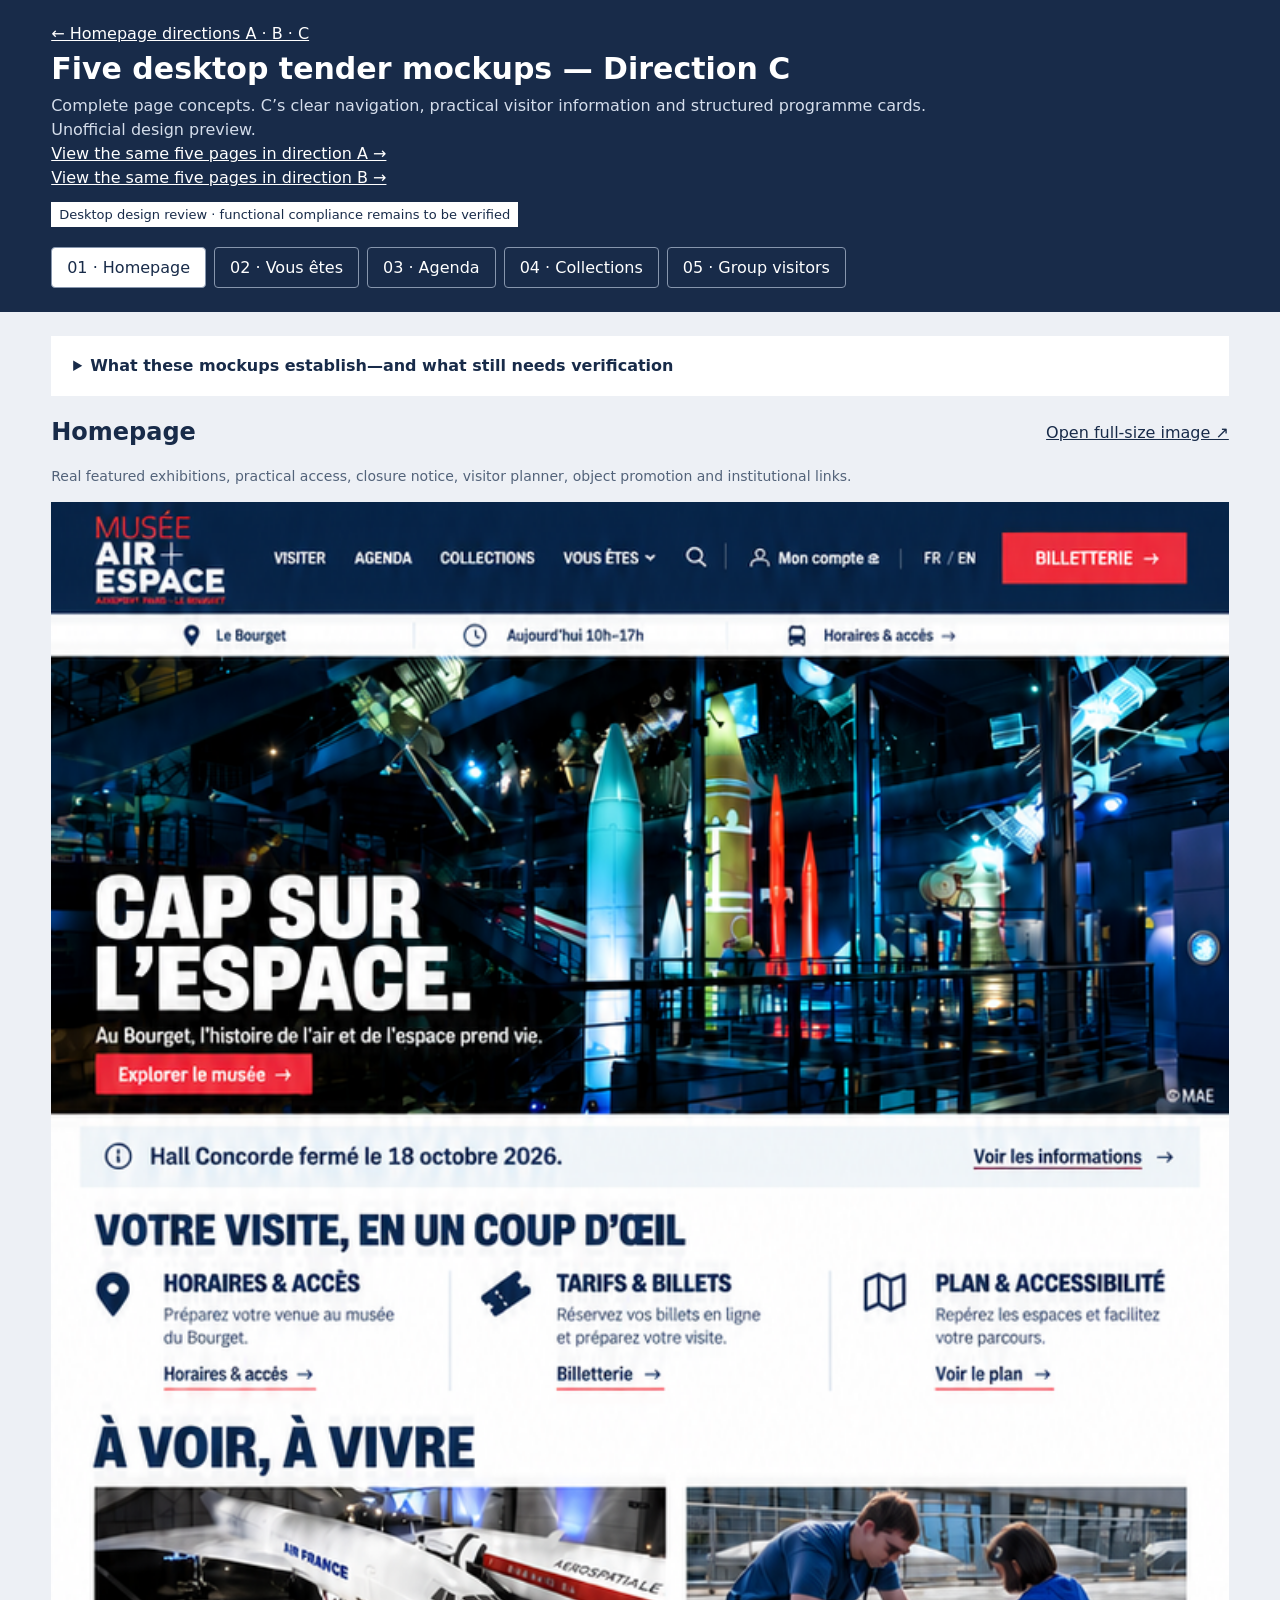
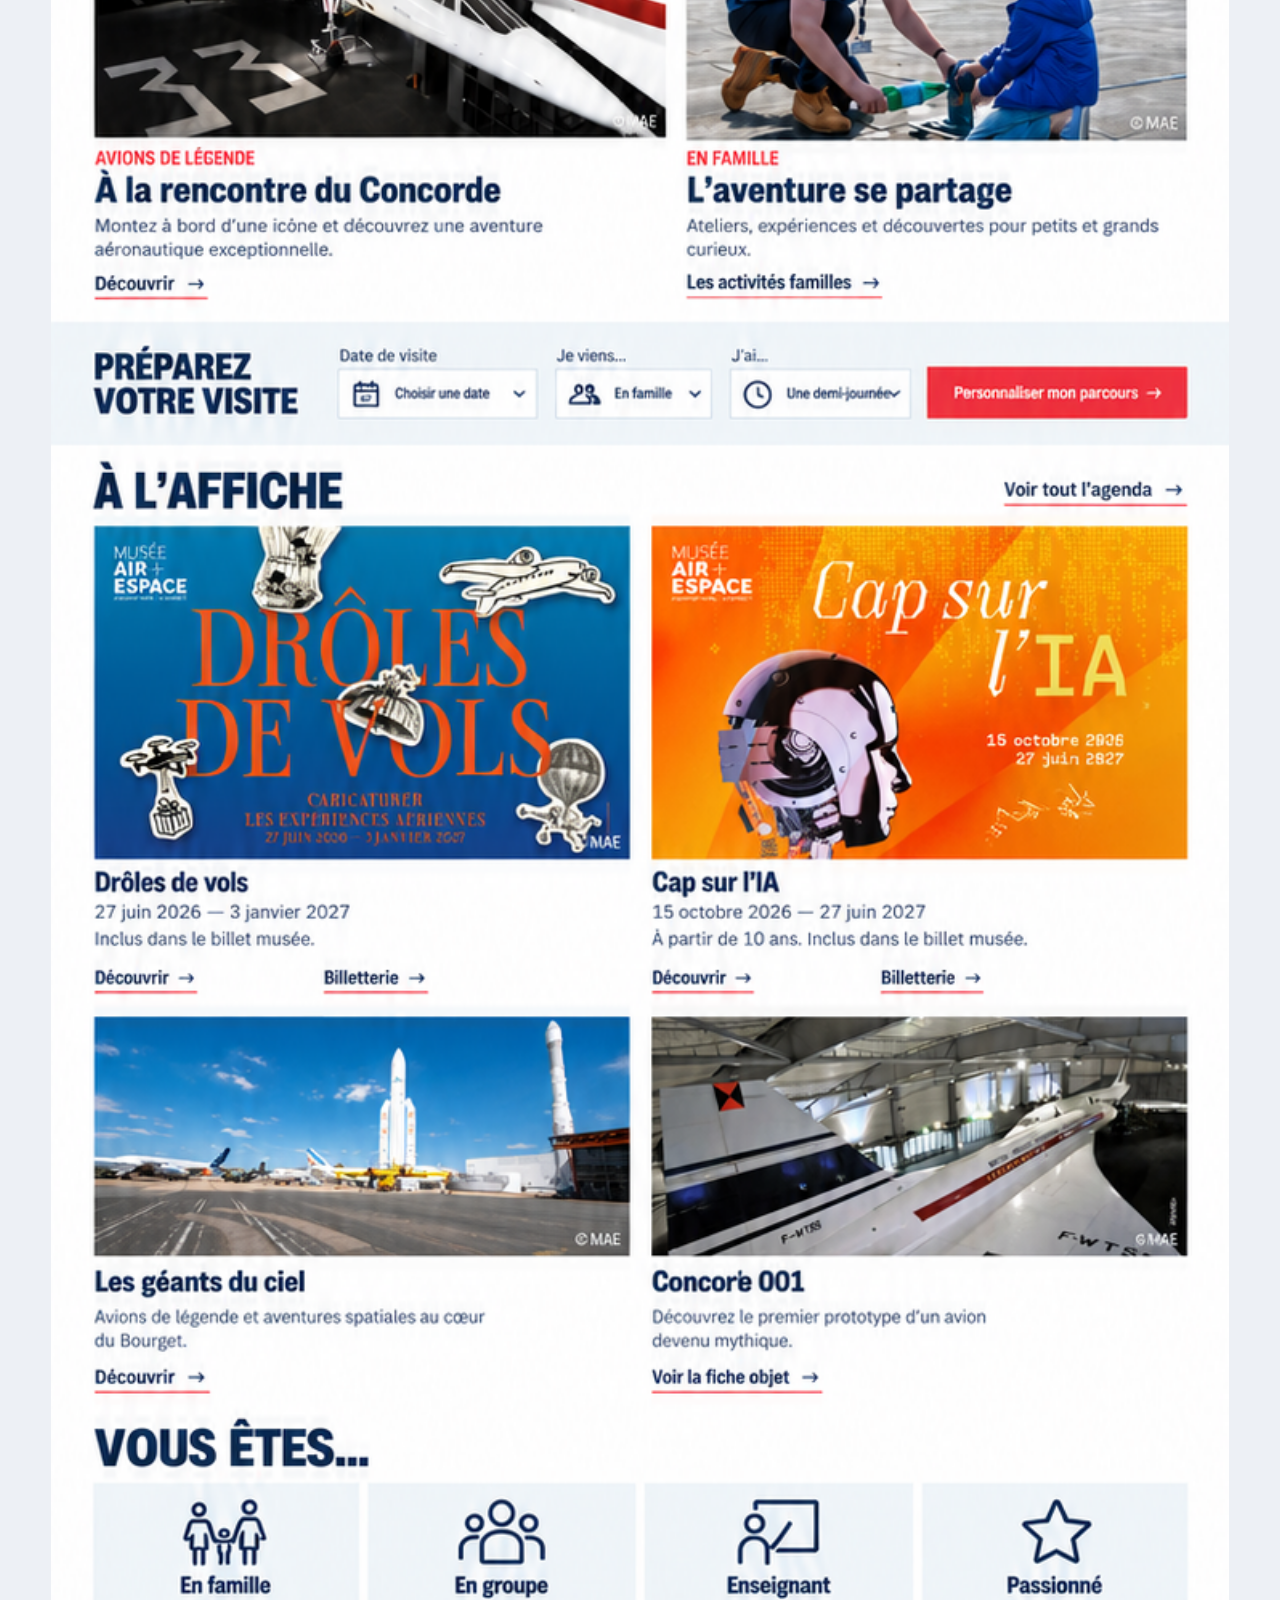
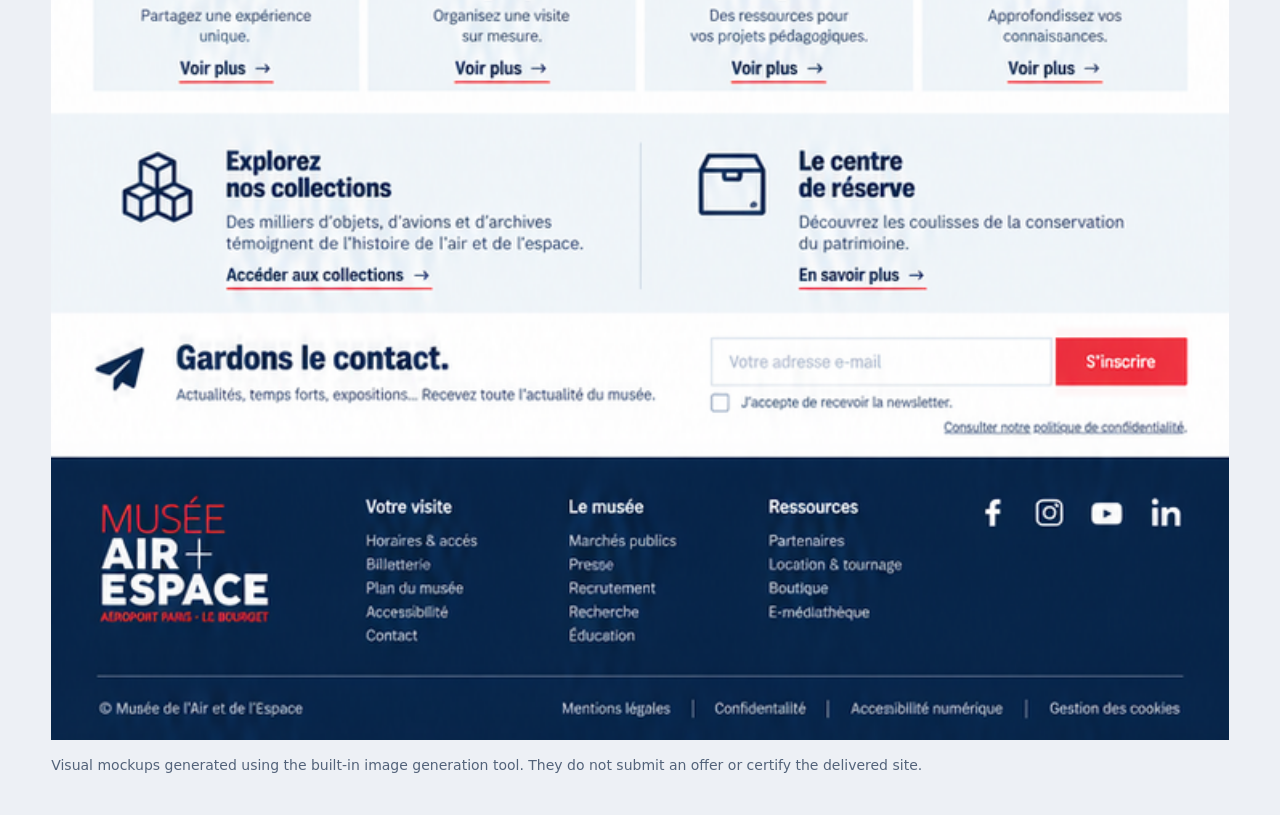
<file: desktop-set-c/index.html>
<!doctype html><html lang="en"><head><meta charset="utf-8"><meta name="viewport" content="width=device-width,initial-scale=1"><meta name="robots" content="noindex,nofollow"><title>MAE — Five desktop tender mockups</title><style>
*{box-sizing:border-box}body{margin:0;background:#edf0f5;color:#182b49;font:16px system-ui,-apple-system,sans-serif}header{padding:24px 4vw;background:#182b49;color:#fff}h1{font-size:30px;margin:8px 0}header p{margin:0;max-width:900px;line-height:1.5;color:#d4ddeb}header a{color:white}nav{display:flex;gap:8px;flex-wrap:wrap;margin:20px 0 0}button{font:inherit;cursor:pointer;background:transparent;color:white;border:1px solid #8796ad;padding:10px 15px;border-radius:4px}button[aria-pressed=true]{background:#fff;color:#182b49}main{padding:24px 4vw;max-width:1400px;margin:auto}.intro{display:flex;justify-content:space-between;gap:20px;align-items:center;margin:0 0 20px}.intro h2{margin:0;font-size:24px}.intro a{color:#182b49}.mockup img{display:block;width:100%;height:auto;background:white}.mockup a{display:block}.note{font-size:14px;color:#53637a;line-height:1.5;margin:15px 0}details{padding:18px 22px;background:white;margin-bottom:22px;line-height:1.5}summary{cursor:pointer;font-weight:600}ul{padding-left:22px}.status{font-size:13px;padding:5px 8px;background:#fff;color:#182b49;margin-top:12px;display:inline-block}section[hidden]{display:none}
</style></head><body><header><a href="../">← Homepage directions A · B · C</a><h1>Five desktop tender mockups — Direction C</h1><p>Complete page concepts. C’s clear navigation, practical visitor information and structured programme cards. Unofficial design preview.</p><p><a href="../desktop-set/">View the same five pages in direction A →</a></p><p><a href="../desktop-set-b/">View the same five pages in direction B →</a></p><span class="status">Desktop design review · functional compliance remains to be verified</span><nav aria-label="Required pages">
<button data-page="home" aria-pressed="true">01 · Homepage</button><button data-page="audiences" aria-pressed="false">02 · Vous êtes</button><button data-page="agenda" aria-pressed="false">03 · Agenda</button><button data-page="collections" aria-pressed="false">04 · Collections</button><button data-page="groups" aria-pressed="false">05 · Group visitors</button>
</nav></header><main>
<details><summary>What these mockups establish—and what still needs verification</summary><p>The dossier requires five pages on desktop and mobile. This round covers the five desktop views only. All five mobile views must be produced or revised to match this set before the bid.</p><p>We reviewed navigation, practical information, events, audience planning, collection filters, group enquiries and mandatory footer links. Static images cannot prove sticky navigation, working APIs, CMS permissions, search, translation, RGAA, performance, security or data retention.</p><p>InterFace font files and web licence remain unverified. Booking availability states shown on the agenda are illustrative UI states, not live See Tickets inventory. Event names, published dates and museum closure notices use the museum’s current website as source.</p></details>
<section data-id="home" ><div class="intro"><h2>Homepage</h2><a href="home-desktop.png" target="_blank">Open full-size image ↗</a></div><p class="note">Real featured exhibitions, practical access, closure notice, visitor planner, object promotion and institutional links.</p><div class="mockup"><a href="home-desktop.png" target="_blank"><img src="home-desktop.png" alt="Homepage: complete desktop page mockup" loading="eager"></a></div></section><section data-id="audiences" hidden><div class="intro"><h2>Vous êtes</h2><a href="audiences-desktop-v2.png" target="_blank">Open full-size image ↗</a></div><p class="note">Audience choices, date/interests/age/duration/accessibility inputs, accessible space list and plan access.</p><div class="mockup"><a href="audiences-desktop-v2.png" target="_blank"><img src="audiences-desktop-v2.png" alt="Vous êtes: complete desktop page mockup" loading="lazy"></a></div></section><section data-id="agenda" hidden><div class="intro"><h2>Agenda</h2><a href="agenda-desktop.png" target="_blank">Open full-size image ↗</a></div><p class="note">Programme filters, events and purchase links, a free event, illustrative full-slot alternatives, closures and archives.</p><div class="mockup"><a href="agenda-desktop.png" target="_blank"><img src="agenda-desktop.png" alt="Agenda: complete desktop page mockup" loading="lazy"></a></div></section><section data-id="collections" hidden><div class="intro"><h2>Collections</h2><a href="collections-desktop-v2.png" target="_blank">Open full-size image ↗</a></div><p class="note">Collection search, location/period/type/display filters, existing technical criteria, a featured object and reserve gateway.</p><div class="mockup"><a href="collections-desktop-v2.png" target="_blank"><img src="collections-desktop-v2.png" alt="Collections: complete desktop page mockup" loading="lazy"></a></div></section><section data-id="groups" hidden><div class="intro"><h2>Group visitors</h2><a href="groups-desktop.png" target="_blank">Open full-size image ↗</a></div><p class="note">Published group categories, planning information, enquiry form, accessibility and transport.</p><div class="mockup"><a href="groups-desktop.png" target="_blank"><img src="groups-desktop.png" alt="Group visitors: complete desktop page mockup" loading="lazy"></a></div></section>
<p class="note">Visual mockups generated using the built-in image generation tool. They do not submit an offer or certify the delivered site.</p></main><script>
function show(page){document.querySelectorAll("[data-id]").forEach(s=>s.hidden=s.dataset.id!==page);document.querySelectorAll("[data-page]").forEach(b=>b.setAttribute("aria-pressed",String(b.dataset.page===page)));history.replaceState(null,"","#"+page)}
document.querySelectorAll("[data-page]").forEach(b=>b.addEventListener("click",()=>show(b.dataset.page)));let p=location.hash.slice(1);if(["home","audiences","agenda","collections","groups"].includes(p))show(p);
</script></body></html>
</file>
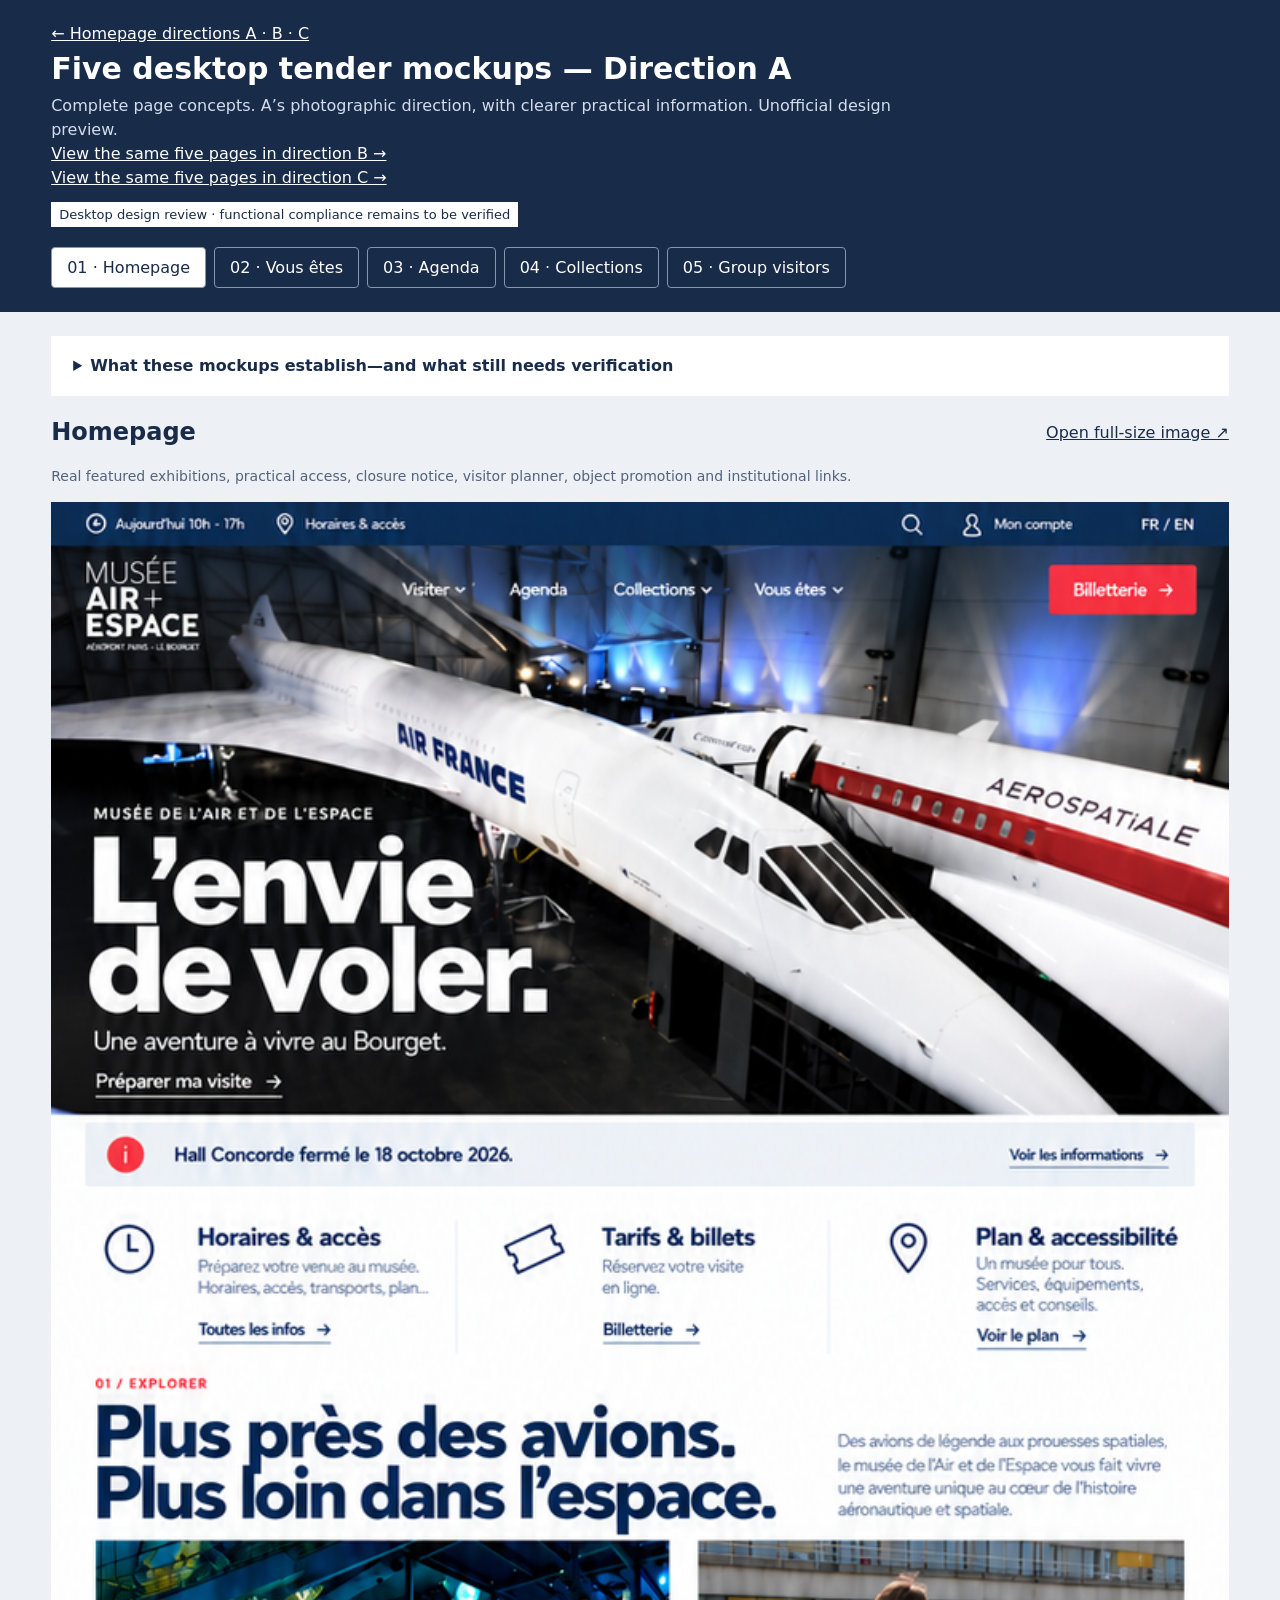
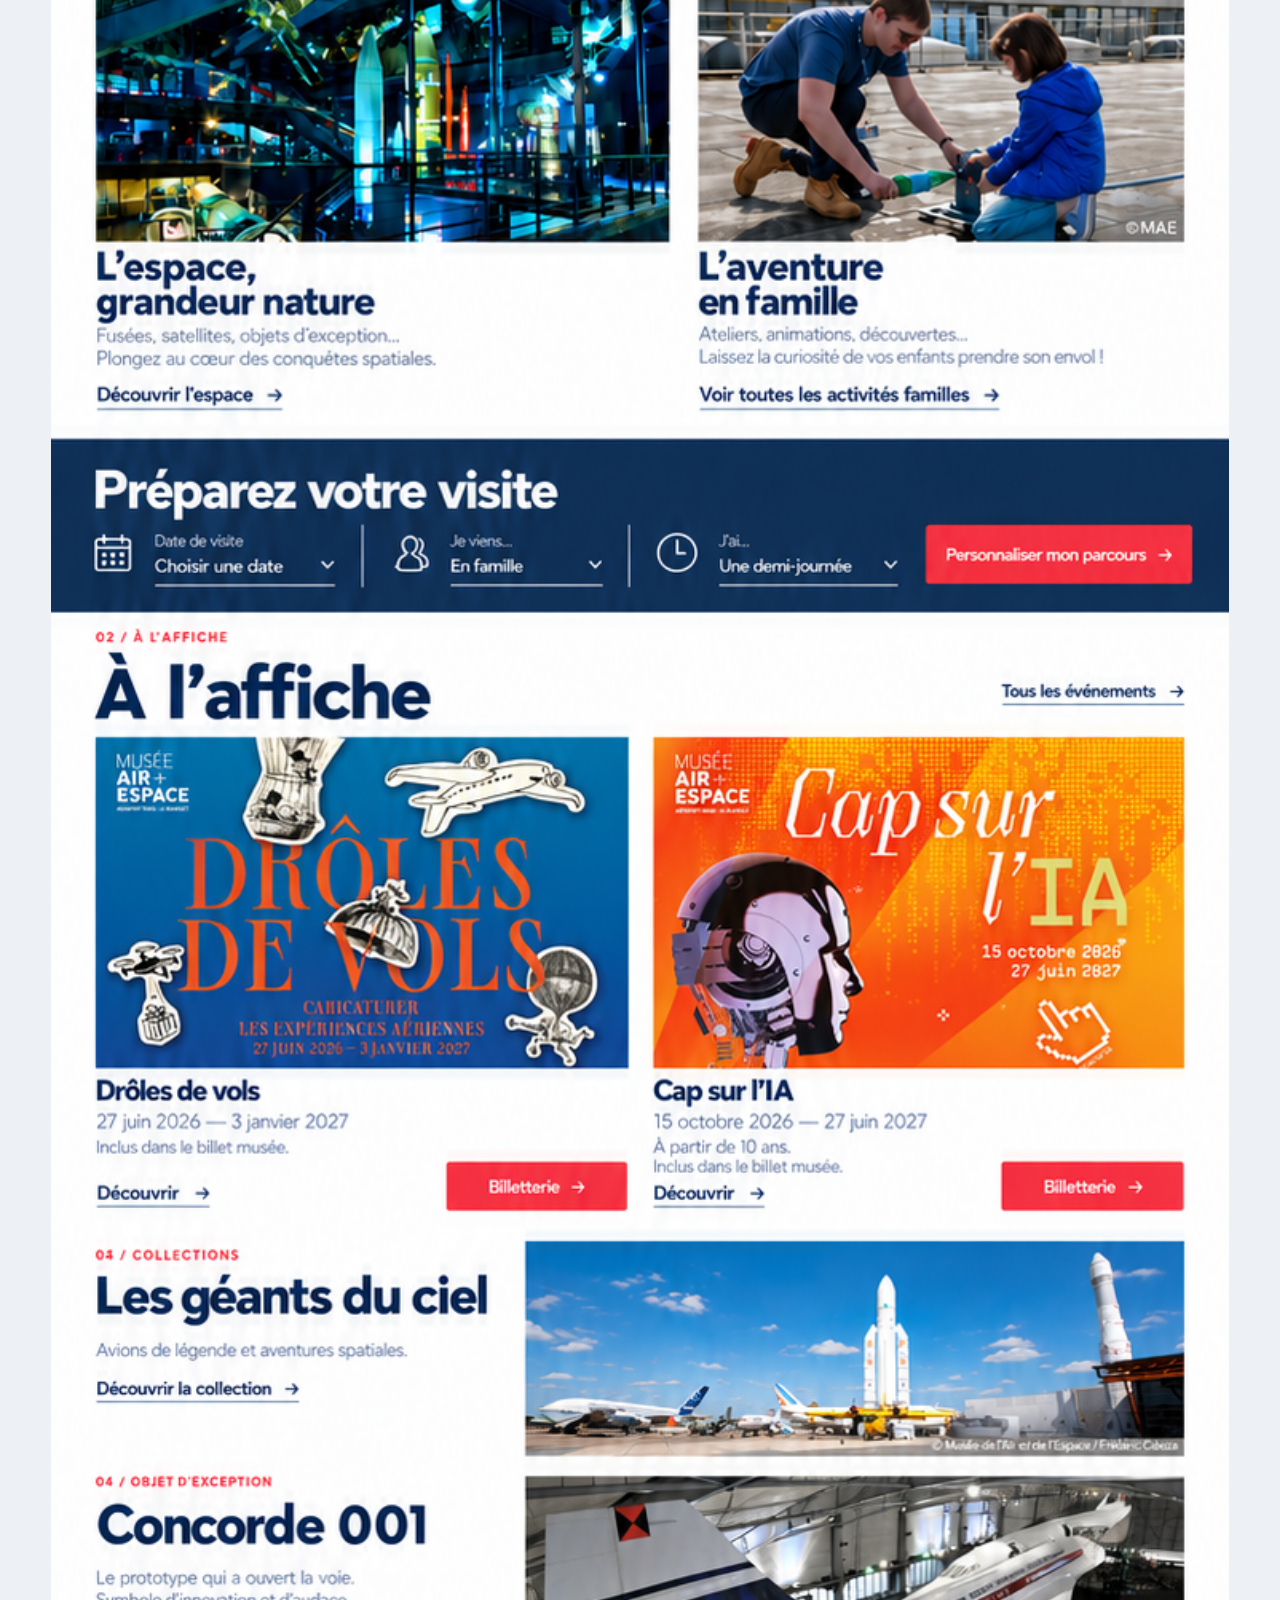
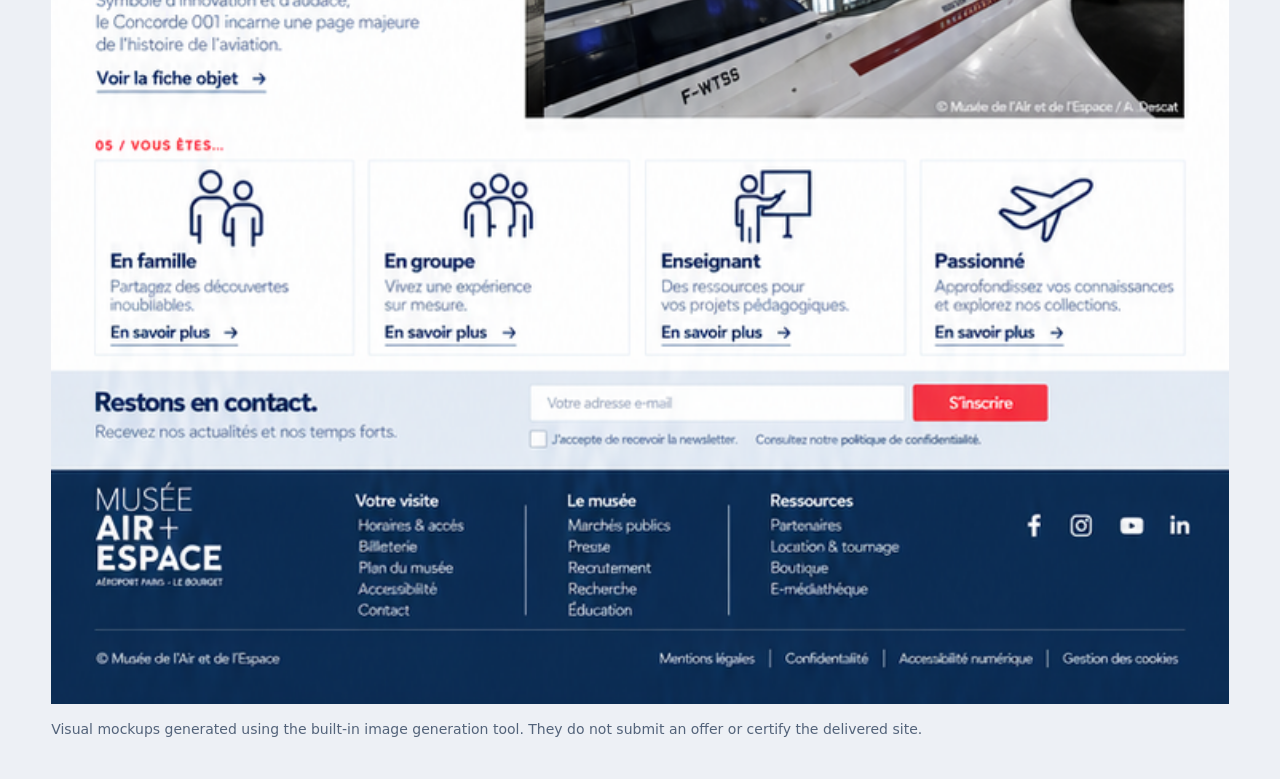
<file: desktop-set/index.html>
<!doctype html><html lang="en"><head><meta charset="utf-8"><meta name="viewport" content="width=device-width,initial-scale=1"><meta name="robots" content="noindex,nofollow"><title>MAE — Five desktop tender mockups</title><style>
*{box-sizing:border-box}body{margin:0;background:#edf0f5;color:#182b49;font:16px system-ui,-apple-system,sans-serif}header{padding:24px 4vw;background:#182b49;color:#fff}h1{font-size:30px;margin:8px 0}header p{margin:0;max-width:900px;line-height:1.5;color:#d4ddeb}header a{color:white}nav{display:flex;gap:8px;flex-wrap:wrap;margin:20px 0 0}button{font:inherit;cursor:pointer;background:transparent;color:white;border:1px solid #8796ad;padding:10px 15px;border-radius:4px}button[aria-pressed=true]{background:#fff;color:#182b49}main{padding:24px 4vw;max-width:1400px;margin:auto}.intro{display:flex;justify-content:space-between;gap:20px;align-items:center;margin:0 0 20px}.intro h2{margin:0;font-size:24px}.intro a{color:#182b49}.mockup img{display:block;width:100%;height:auto;background:white}.mockup a{display:block}.note{font-size:14px;color:#53637a;line-height:1.5;margin:15px 0}details{padding:18px 22px;background:white;margin-bottom:22px;line-height:1.5}summary{cursor:pointer;font-weight:600}ul{padding-left:22px}.status{font-size:13px;padding:5px 8px;background:#fff;color:#182b49;margin-top:12px;display:inline-block}section[hidden]{display:none}
</style></head><body><header><a href="../">← Homepage directions A · B · C</a><h1>Five desktop tender mockups — Direction A</h1><p>Complete page concepts. A’s photographic direction, with clearer practical information. Unofficial design preview.</p><p><a href="../desktop-set-b/">View the same five pages in direction B →</a></p><p><a href="../desktop-set-c/">View the same five pages in direction C →</a></p><span class="status">Desktop design review · functional compliance remains to be verified</span><nav aria-label="Required pages">
<button data-page="home" aria-pressed="true">01 · Homepage</button><button data-page="audiences" aria-pressed="false">02 · Vous êtes</button><button data-page="agenda" aria-pressed="false">03 · Agenda</button><button data-page="collections" aria-pressed="false">04 · Collections</button><button data-page="groups" aria-pressed="false">05 · Group visitors</button>
</nav></header><main>
<details><summary>What these mockups establish—and what still needs verification</summary><p>The dossier requires five pages on desktop and mobile. This round covers the five desktop views only. All five mobile views must be produced or revised to match this set before the bid.</p><p>We reviewed navigation, practical information, events, audience planning, collection filters, group enquiries and mandatory footer links. Static images cannot prove sticky navigation, working APIs, CMS permissions, search, translation, RGAA, performance, security or data retention.</p><p>InterFace font files and web licence remain unverified. Booking availability states shown on the agenda are illustrative UI states, not live See Tickets inventory. Event names, published dates and museum closure notices use the museum’s current website as source.</p></details>
<section data-id="home" ><div class="intro"><h2>Homepage</h2><a href="home-desktop.png" target="_blank">Open full-size image ↗</a></div><p class="note">Real featured exhibitions, practical access, closure notice, visitor planner, object promotion and institutional links.</p><div class="mockup"><a href="home-desktop.png" target="_blank"><img src="home-desktop.png" alt="Homepage: complete desktop page mockup" loading="eager"></a></div></section><section data-id="audiences" hidden><div class="intro"><h2>Vous êtes</h2><a href="audiences-desktop.png" target="_blank">Open full-size image ↗</a></div><p class="note">Audience choices, date/interests/age/duration/accessibility inputs, accessible space list and plan access.</p><div class="mockup"><a href="audiences-desktop.png" target="_blank"><img src="audiences-desktop.png" alt="Vous êtes: complete desktop page mockup" loading="lazy"></a></div></section><section data-id="agenda" hidden><div class="intro"><h2>Agenda</h2><a href="agenda-desktop-v2.png" target="_blank">Open full-size image ↗</a></div><p class="note">Programme filters, events and purchase links, a free event, illustrative full-slot alternatives, closures and archives.</p><div class="mockup"><a href="agenda-desktop-v2.png" target="_blank"><img src="agenda-desktop-v2.png" alt="Agenda: complete desktop page mockup" loading="lazy"></a></div></section><section data-id="collections" hidden><div class="intro"><h2>Collections</h2><a href="collections-desktop.png" target="_blank">Open full-size image ↗</a></div><p class="note">Collection search, location/period/type/display filters, existing technical criteria, a featured object and reserve gateway.</p><div class="mockup"><a href="collections-desktop.png" target="_blank"><img src="collections-desktop.png" alt="Collections: complete desktop page mockup" loading="lazy"></a></div></section><section data-id="groups" hidden><div class="intro"><h2>Group visitors</h2><a href="groups-desktop-v2.png" target="_blank">Open full-size image ↗</a></div><p class="note">Published group categories, planning information, enquiry form, accessibility and transport.</p><div class="mockup"><a href="groups-desktop-v2.png" target="_blank"><img src="groups-desktop-v2.png" alt="Group visitors: complete desktop page mockup" loading="lazy"></a></div></section>
<p class="note">Visual mockups generated using the built-in image generation tool. They do not submit an offer or certify the delivered site.</p></main><script>
function show(page){document.querySelectorAll("[data-id]").forEach(s=>s.hidden=s.dataset.id!==page);document.querySelectorAll("[data-page]").forEach(b=>b.setAttribute("aria-pressed",String(b.dataset.page===page)));history.replaceState(null,"","#"+page)}
document.querySelectorAll("[data-page]").forEach(b=>b.addEventListener("click",()=>show(b.dataset.page)));let p=location.hash.slice(1);if(["home","audiences","agenda","collections","groups"].includes(p))show(p);
</script></body></html>
</file>
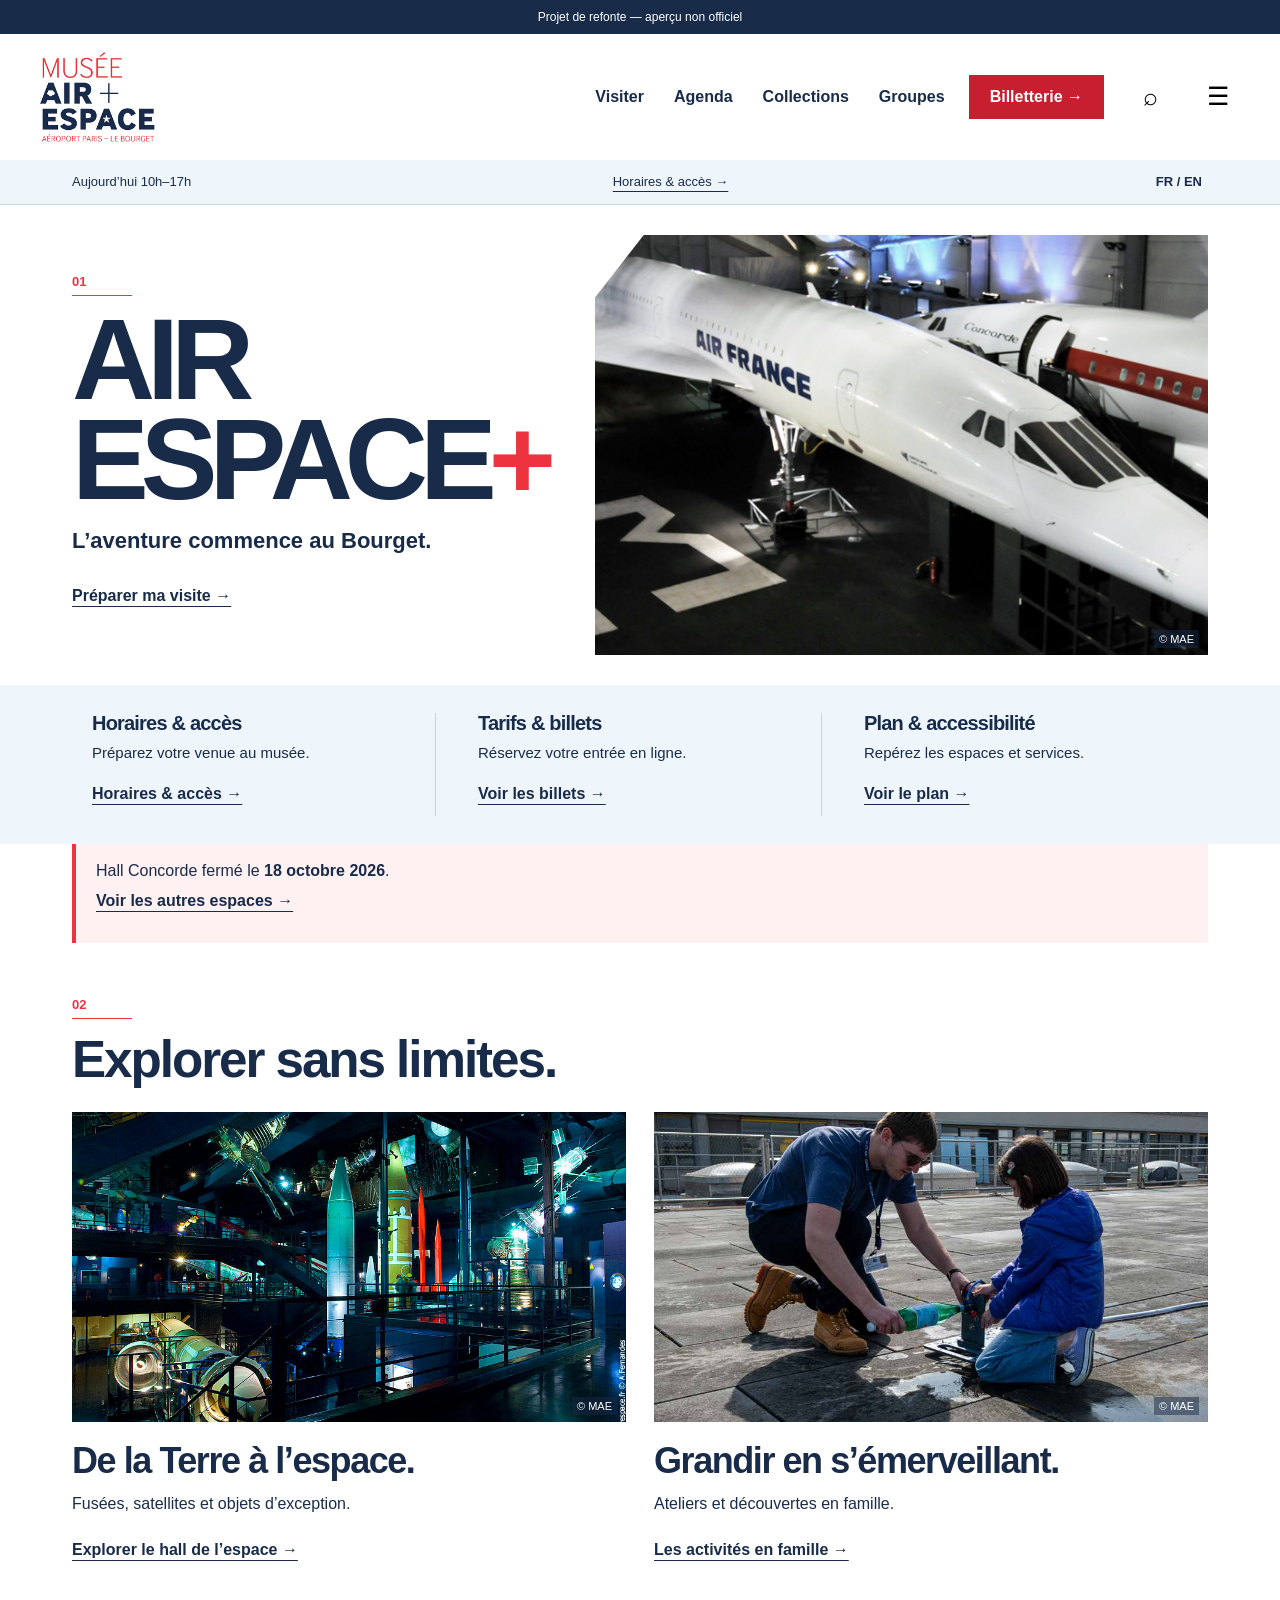
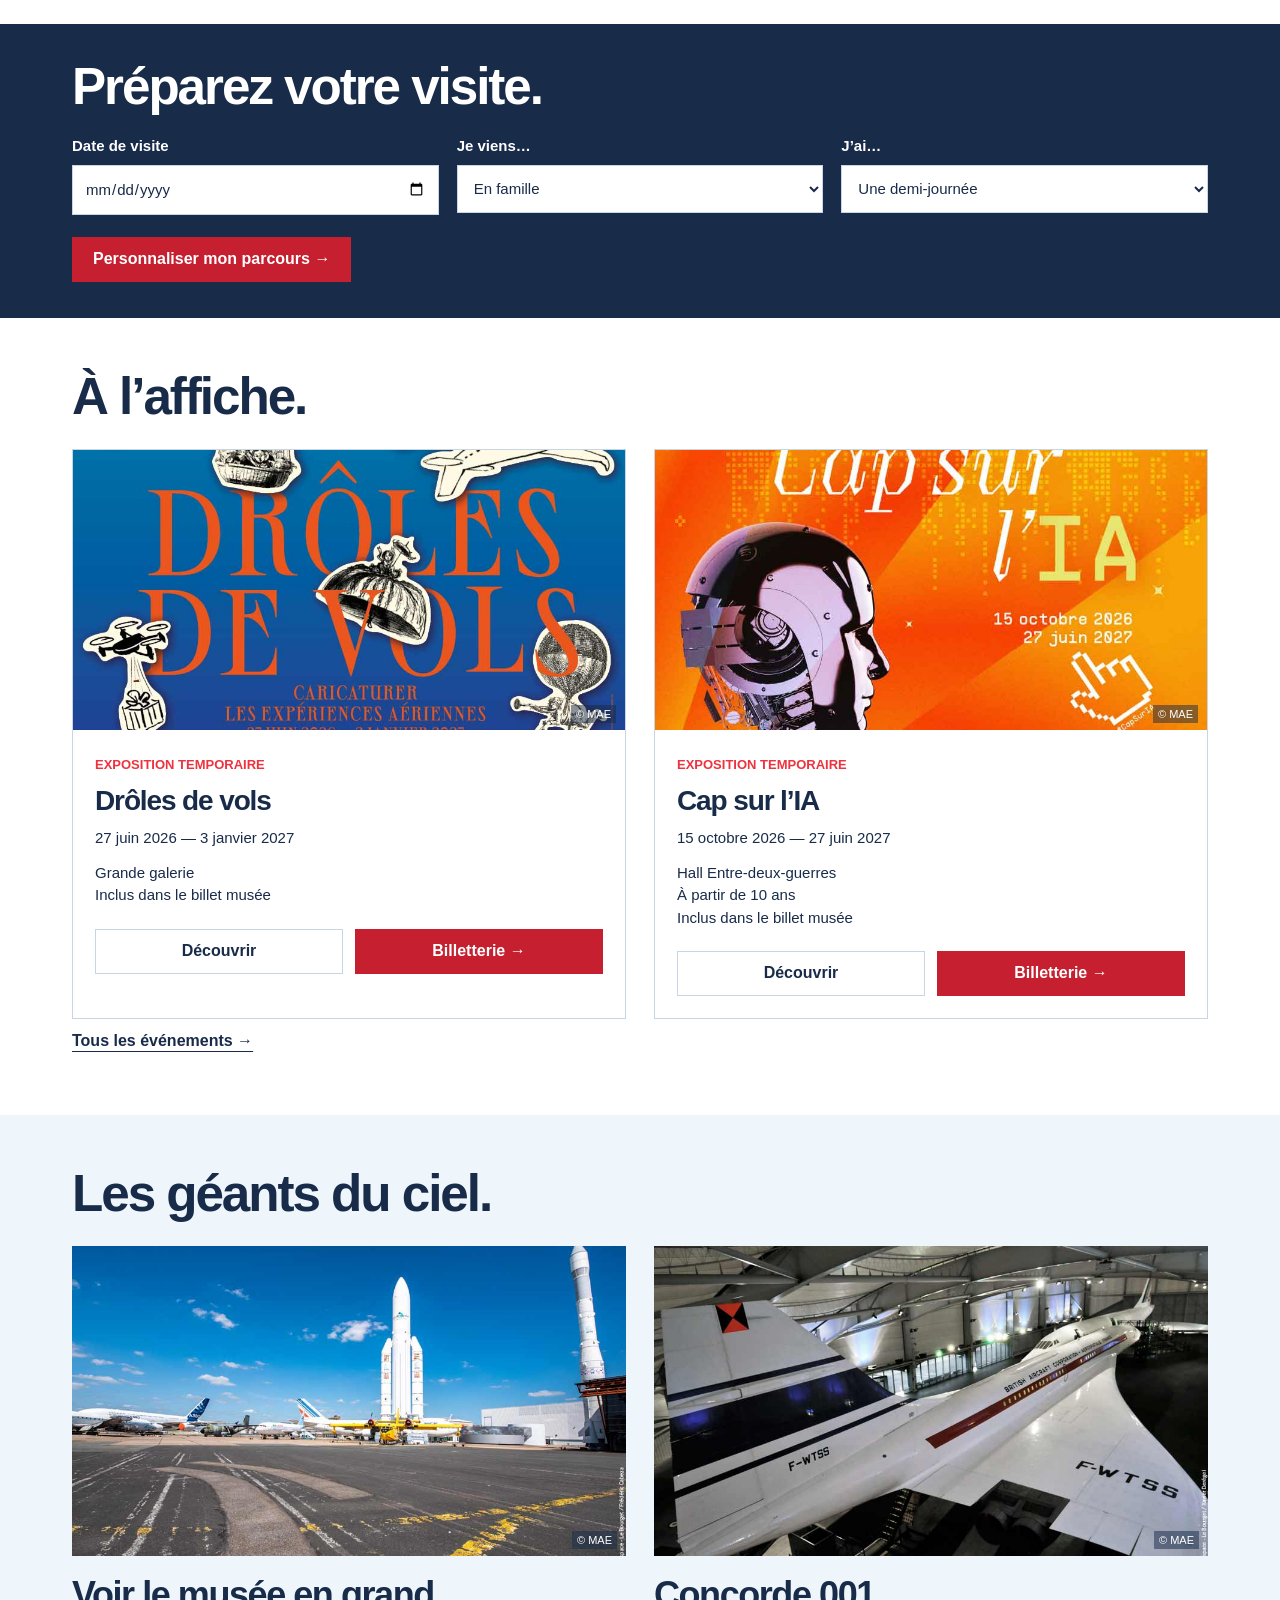
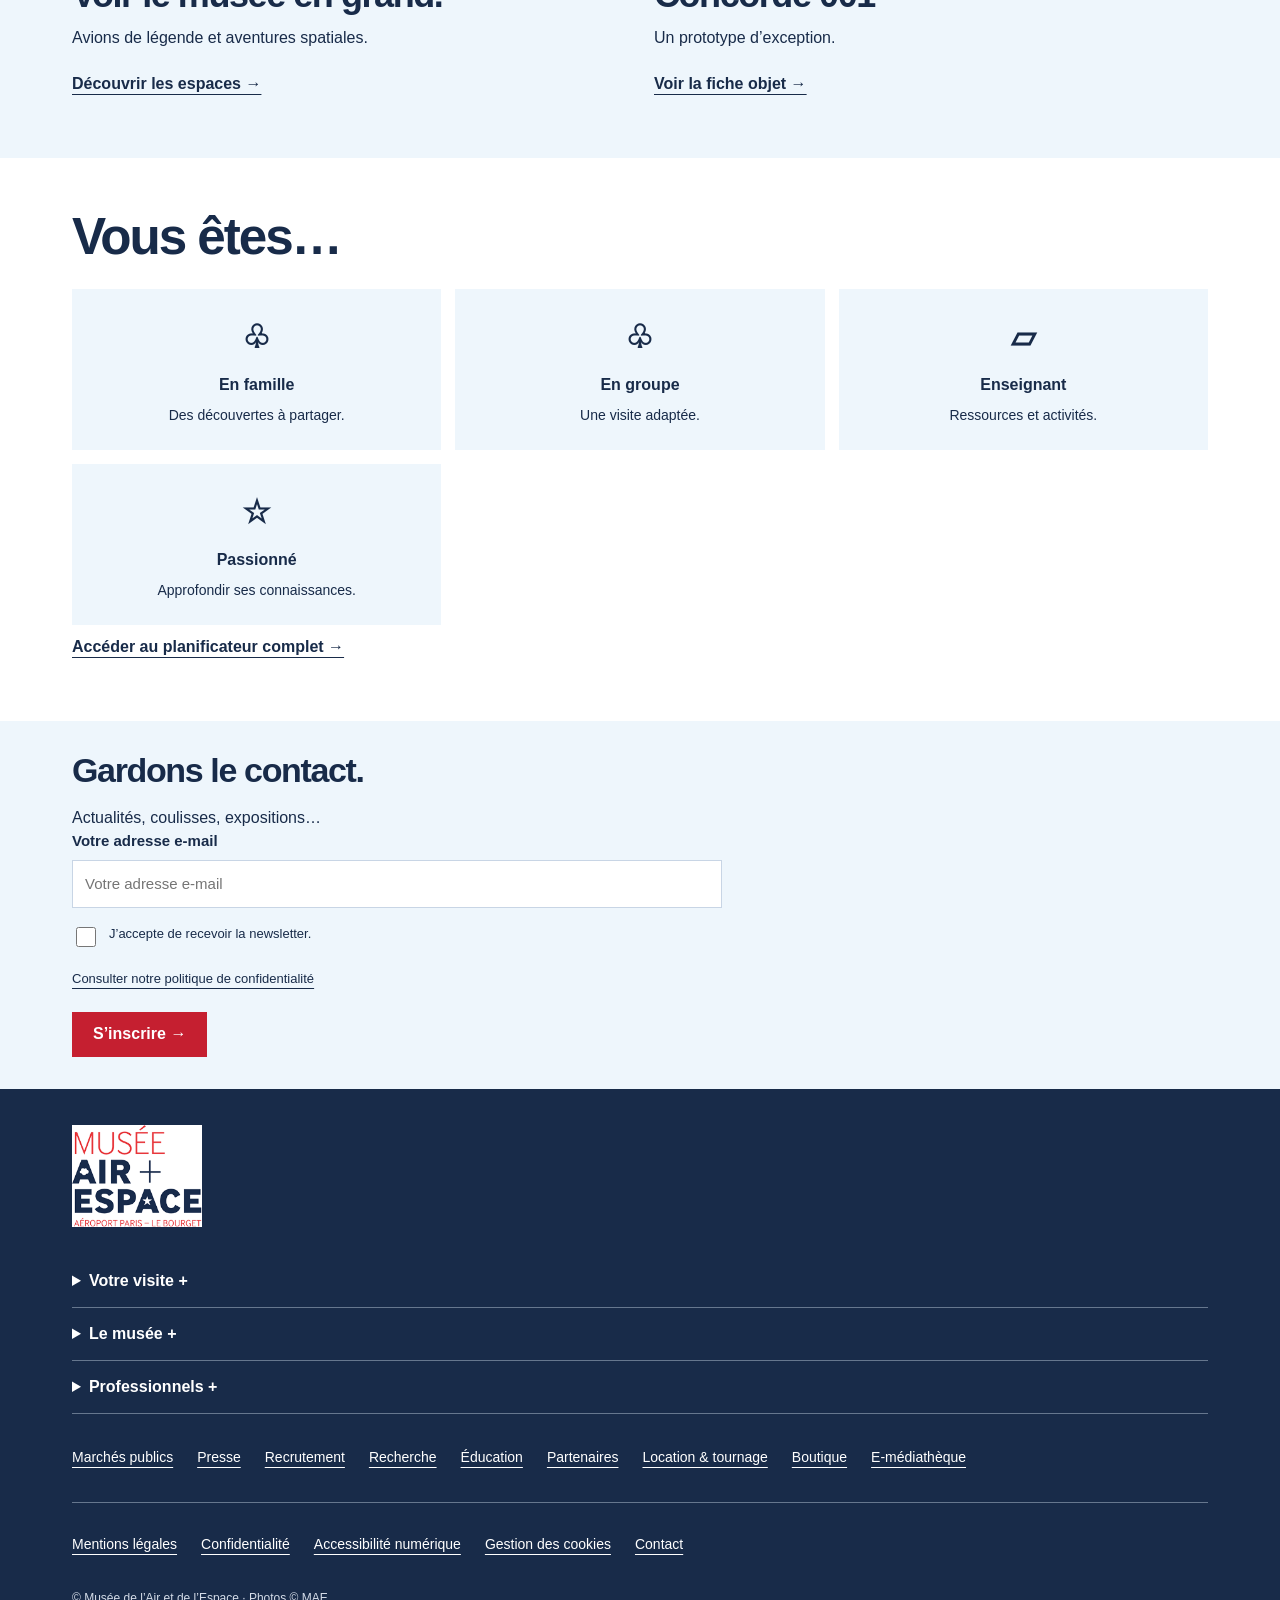
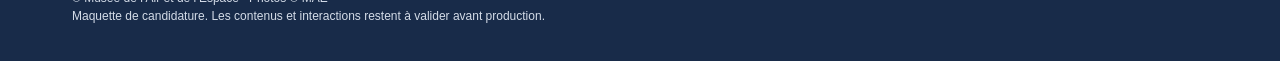
<file: prototype-b/index.html>
<!doctype html><html lang="fr"><head><meta charset="utf-8"><meta name="viewport" content="width=device-width,initial-scale=1"><meta name="robots" content="noindex,nofollow"><title>Accueil — MAE · Direction B</title><link rel="stylesheet" href="style.css"></head><body><a class="skip" href="#main">Aller au contenu</a><div class="preview-note">Projet de refonte — aperçu non officiel</div><header class="top" style="position:sticky;top:0;z-index:10"><div class="top-row"><a href="index.html" aria-label="Musée de l’Air et de l’Espace — accueil"><img class="logo" src="assets/logo.png" alt="Musée de l’Air et de l’Espace"></a><nav class="nav" aria-label="Navigation principale"><a href="audiences.html">Visiter</a><a href="agenda.html">Agenda</a><a href="collections.html">Collections</a><a href="groups.html">Groupes</a></nav><a class="btn" href="https://billetterie.museeairespace.fr/" target="_blank" rel="noopener">Billetterie →</a><button class="icon-btn" id="search-toggle" aria-label="Rechercher" aria-expanded="false">⌕</button><button class="icon-btn" id="menu-toggle" aria-label="Menu" aria-expanded="false">☰</button></div><div class="utility"><div class="wrap"><span>Aujourd’hui 10h–17h</span><a href="#" data-info="Horaires & accès">Horaires & accès →</a><button id="language">FR / EN</button></div></div><nav class="menu" id="menu" aria-label="Menu complet" hidden><a href="index.html">Accueil</a><a href="audiences.html">Vous êtes · préparer ma visite</a><a href="agenda.html">Agenda</a><a href="collections.html">Collections</a><a href="groups.html">Visiteurs en groupe</a><a href="#" data-info="Mon compte">Mon compte</a></nav><div id="search-panel" class="search" hidden><label class="field">Rechercher au musée<input id="global-search" type="search" placeholder="Concorde, espace, visites…" autocomplete="off"></label><ul id="suggestions" aria-label="Suggestions de recherche"></ul></div></header><main id="main"><div class="wrap"><section class="hero"><div><span class="number">01</span><h1 class="air">AIR<br>ESPACE<span class="plus">+</span></h1><p>L’aventure commence au Bourget.</p><a class="textlink" href="audiences.html#planner">Préparer ma visite →</a></div><figure class="photo"><img src="assets/concorde-hero.jpg" alt="Les deux Concorde exposés dans le hall" loading="eager"><span class="credit">© MAE</span></figure></section></div><div class="pale"><div class="wrap"><div class="practical"><div><h3>Horaires & accès</h3><p>Préparez votre venue au musée.</p><a href="#" data-info="Horaires & accès">Horaires & accès →</a></div><div><h3>Tarifs & billets</h3><p>Réservez votre entrée en ligne.</p><a href="https://billetterie.museeairespace.fr/" target="_blank" rel="noopener">Voir les billets →</a></div><div><h3>Plan & accessibilité</h3><p>Repérez les espaces et services.</p><a href="audiences.html#spaces">Voir le plan →</a></div></div></div></div><div class="wrap"><aside class="notice">Hall Concorde fermé le <strong>18 octobre 2026</strong>.<br><a href="audiences.html#spaces">Voir les autres espaces →</a></aside></div><section class="section "><div class="wrap"><span class="number">02</span><h2>Explorer sans limites.</h2><div class="grid"><article class="story"><figure class="photo"><img src="assets/space-hall.jpg" alt="Fusées et collections du hall de l’espace" loading="eager"><span class="credit">© MAE</span></figure><h3>De la Terre à l’espace.</h3><p>Fusées, satellites et objets d’exception.</p><a class="textlink" href="audiences.html#spaces">Explorer le hall de l’espace →</a></article><article class="story"><figure class="photo"><img src="assets/workshop.jpg" alt="Un adulte accompagne un enfant dans un atelier de fusée à eau" loading="eager"><span class="credit">© MAE</span></figure><h3>Grandir en s’émerveillant.</h3><p>Ateliers et découvertes en famille.</p><a class="textlink" href="agenda.html#workshops">Les activités en famille →</a></article></div></div></section><section class="planner"><div class="wrap"><h2>Préparez votre visite.</h2><form class="demo-form" data-demo="planner"><div class="planner-fields"><label class="field">Date de visite<input type="date" name="date"  ></label><label class="field">Je viens…<select name="group" ><option value="family">En famille</option><option value="solo">Seul ou entre amis</option><option value="group">En groupe</option></select></label><label class="field">J’ai…<select name="time" ><option value="half">Une demi-journée</option><option value="short">Deux heures</option><option value="full">Une journée</option></select></label></div><div class="form-actions"><a href="audiences.html#planner" class="btn">Personnaliser mon parcours →</a></div></form></div></section><section class="section "><div class="wrap"><h2>À l’affiche.</h2><div class="grid"><article class="event programme" data-start="2026-06-27" data-end="2027-01-03" data-kind="exposition" data-cost="included" data-availability="announced" data-audience="all"><div><figure class="photo"><img src="assets/droles-de-vols.jpg" alt="Affiche officielle Drôles de vols" loading="eager"><span class="credit">© MAE</span></figure></div><div class="event-body"><span class="tag">Exposition temporaire</span><h3>Drôles de vols</h3><p>27 juin 2026 — 3 janvier 2027</p><p>Grande galerie<br>Inclus dans le billet musée</p><div class="form-actions"><button class="btn outline" data-info="Drôles de vols">Découvrir</button><a class="btn" href="https://billetterie.museeairespace.fr/" target="_blank" rel="noopener">Billetterie →</a></div></div></article><article class="event programme" data-start="2026-10-15" data-end="2027-06-27" data-kind="exposition" data-cost="included" data-availability="announced" data-audience="10plus"><div><figure class="photo"><img src="assets/cap-sur-ia.jpg" alt="Affiche officielle Cap sur l’IA" loading="eager"><span class="credit">© MAE</span></figure></div><div class="event-body"><span class="tag">Exposition temporaire</span><h3>Cap sur l’IA</h3><p>15 octobre 2026 — 27 juin 2027</p><p>Hall Entre-deux-guerres<br>À partir de 10 ans<br>Inclus dans le billet musée</p><div class="form-actions"><button class="btn outline" data-info="Cap sur l’IA">Découvrir</button><a class="btn" href="https://billetterie.museeairespace.fr/" target="_blank" rel="noopener">Billetterie →</a></div></div></article></div><a class="textlink" href="agenda.html">Tous les événements →</a></div></section><section class="section pale"><div class="wrap"><h2>Les géants du ciel.</h2><div class="grid"><article class="story"><figure class="photo"><img src="assets/tarmac.jpg" alt="Avions et fusées sur le tarmac du musée" loading="eager"><span class="credit">© MAE</span></figure><h3>Voir le musée en grand.</h3><p>Avions de légende et aventures spatiales.</p><a class="textlink" href="audiences.html#spaces">Découvrir les espaces →</a></article><article class="story"><figure class="photo"><img src="assets/concorde-001.jpg" alt="Concorde prototype001 immatriculé F-WTSS" loading="eager"><span class="credit">© MAE</span></figure><h3>Concorde 001</h3><p>Un prototype d’exception.</p><a class="textlink" href="collections.html#concorde">Voir la fiche objet →</a></article></div></div></section><section class="section "><div class="wrap"><h2>Vous êtes…</h2><div class="audience"><a href="audiences.html#planner"><span class="symbol" aria-hidden="true">♧</span>En famille<small>Des découvertes à partager.</small></a><a href="audiences.html#planner"><span class="symbol" aria-hidden="true">♧</span>En groupe<small>Une visite adaptée.</small></a><a href="audiences.html#planner"><span class="symbol" aria-hidden="true">▱</span>Enseignant<small>Ressources et activités.</small></a><a href="audiences.html#planner"><span class="symbol" aria-hidden="true">☆</span>Passionné<small>Approfondir ses connaissances.</small></a></div><a class="textlink" href="audiences.html#planner">Accéder au planificateur complet →</a></div></section></main><section class="newsletter"><div class="wrap"><h2>Gardons le contact.</h2><p>Actualités, coulisses, expositions…</p><form class="demo-form" data-demo="newsletter"><label class="field">Votre adresse e-mail<input type="email" name="email" placeholder="Votre adresse e-mail" required></label><label class="consent"><input type="checkbox" name="consent" required>J’accepte de recevoir la newsletter.</label><a class="privacy" href="#" data-info="Confidentialité">Consulter notre politique de confidentialité</a><div class="form-actions"><button class="btn">S’inscrire →</button></div><div class="feedback" data-feedback hidden></div></form></div></section><footer class="footer"><div class="wrap"><img class="logo" src="assets/logo.png" alt="Musée de l’Air et de l’Espace"><details><summary>Votre visite +</summary><a href="audiences.html">Préparer ma visite</a><a href="agenda.html">Agenda</a><a href="audiences.html#spaces">Plan et accessibilité</a></details><details><summary>Le musée +</summary><a href="collections.html">Collections</a><a href="#" data-info="Recherche">Recherche</a></details><details><summary>Professionnels +</summary><a href="groups.html">Groupes</a><a href="#" data-info="Presse">Presse</a></details><div class="footer-links"><a href="#" data-info="Marchés publics">Marchés publics</a><a href="#" data-info="Presse">Presse</a><a href="#" data-info="Recrutement">Recrutement</a><a href="#" data-info="Recherche">Recherche</a><a href="#" data-info="Éducation">Éducation</a><a href="#" data-info="Partenaires">Partenaires</a><a href="#" data-info="Location & tournage">Location & tournage</a><a href="#" data-info="Boutique">Boutique</a><a href="#" data-info="E-médiathèque">E-médiathèque</a></div><div class="legal"><a href="#" data-info="Mentions légales">Mentions légales</a><a href="#" data-info="Confidentialité">Confidentialité</a><a href="#" data-info="Accessibilité numérique">Accessibilité numérique</a><a href="#" data-info="Gestion des cookies">Gestion des cookies</a><a href="#" data-info="Contact">Contact</a></div><small>© Musée de l’Air et de l’Espace · Photos © MAE<br>Maquette de candidature. Les contenus et interactions restent à valider avant production.</small></div></footer><dialog id="info-dialog"><button class="dialog-close" aria-label="Fermer">×</button><div class="dialog-body"><h2 id="info-title"></h2><p id="info-body"></p><button class="btn dialog-close-action">Fermer</button></div></dialog><script src="app.js"></script></body></html>
</file>
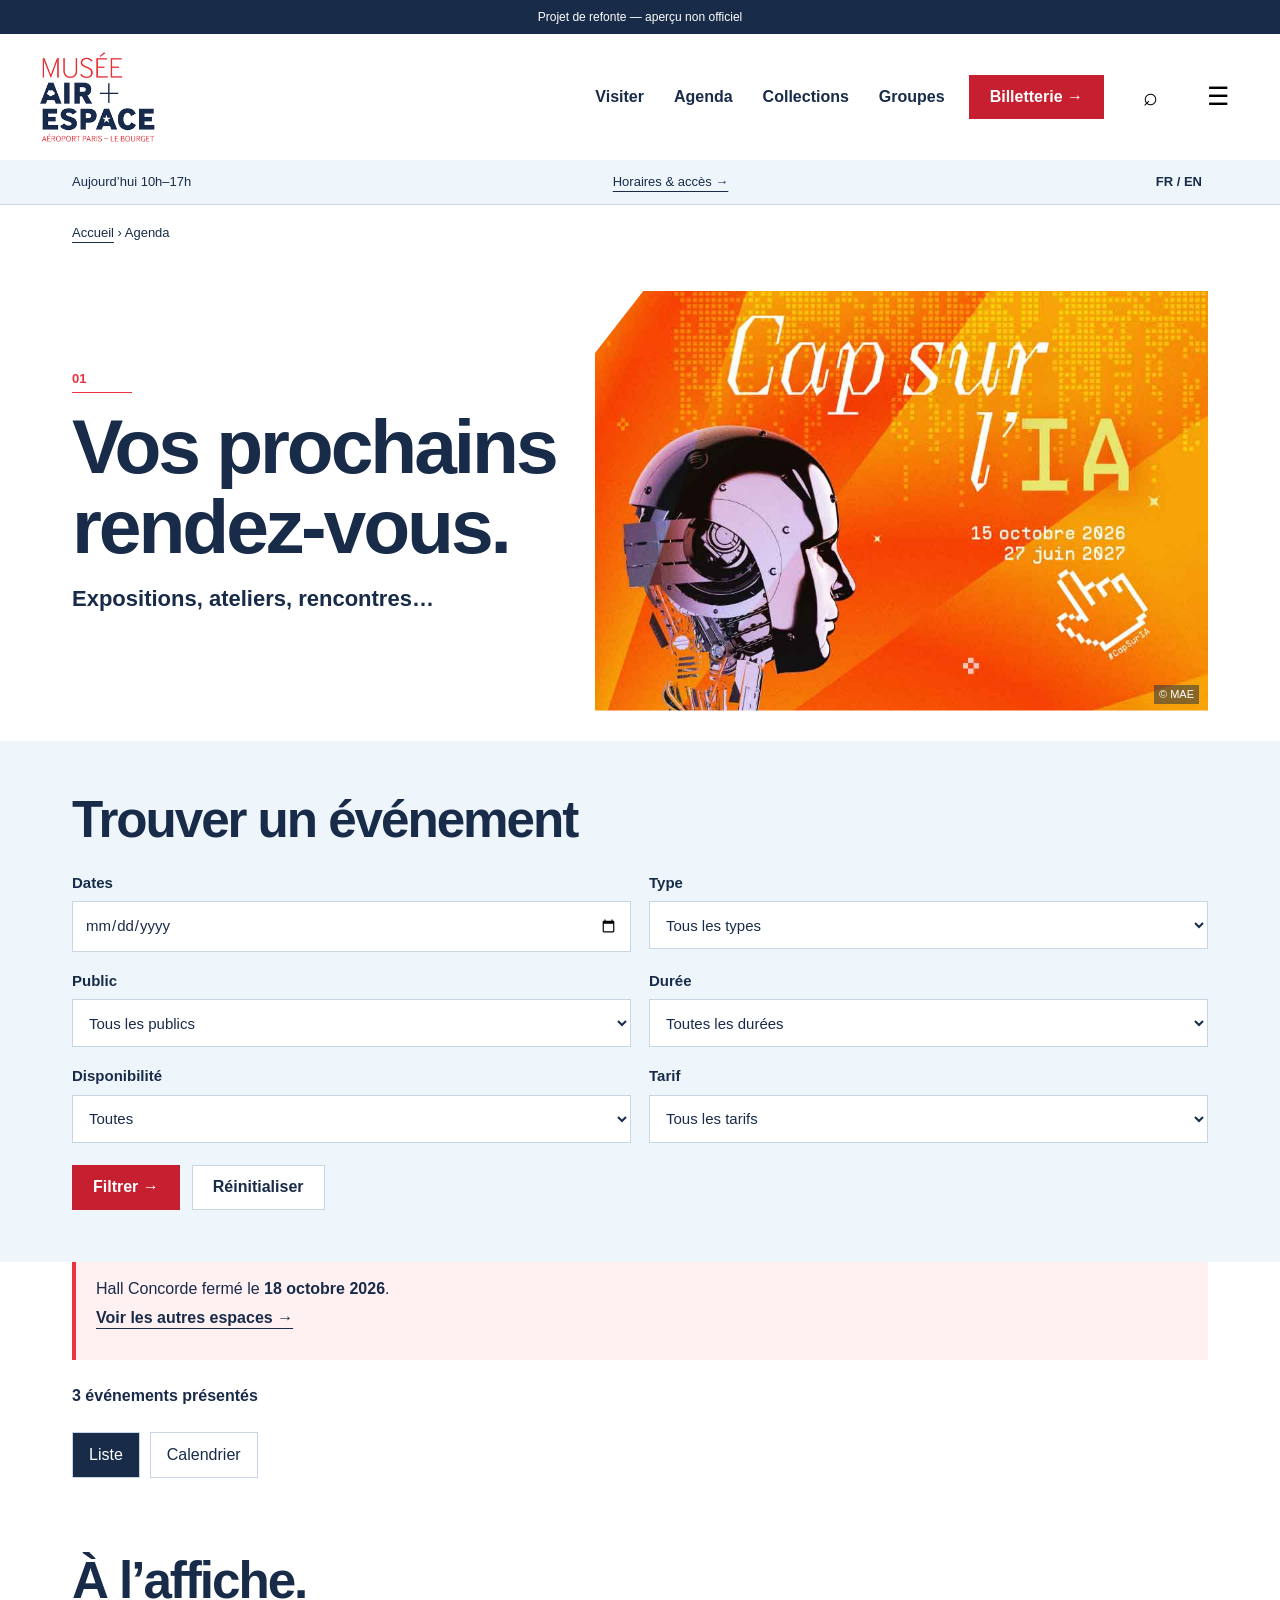
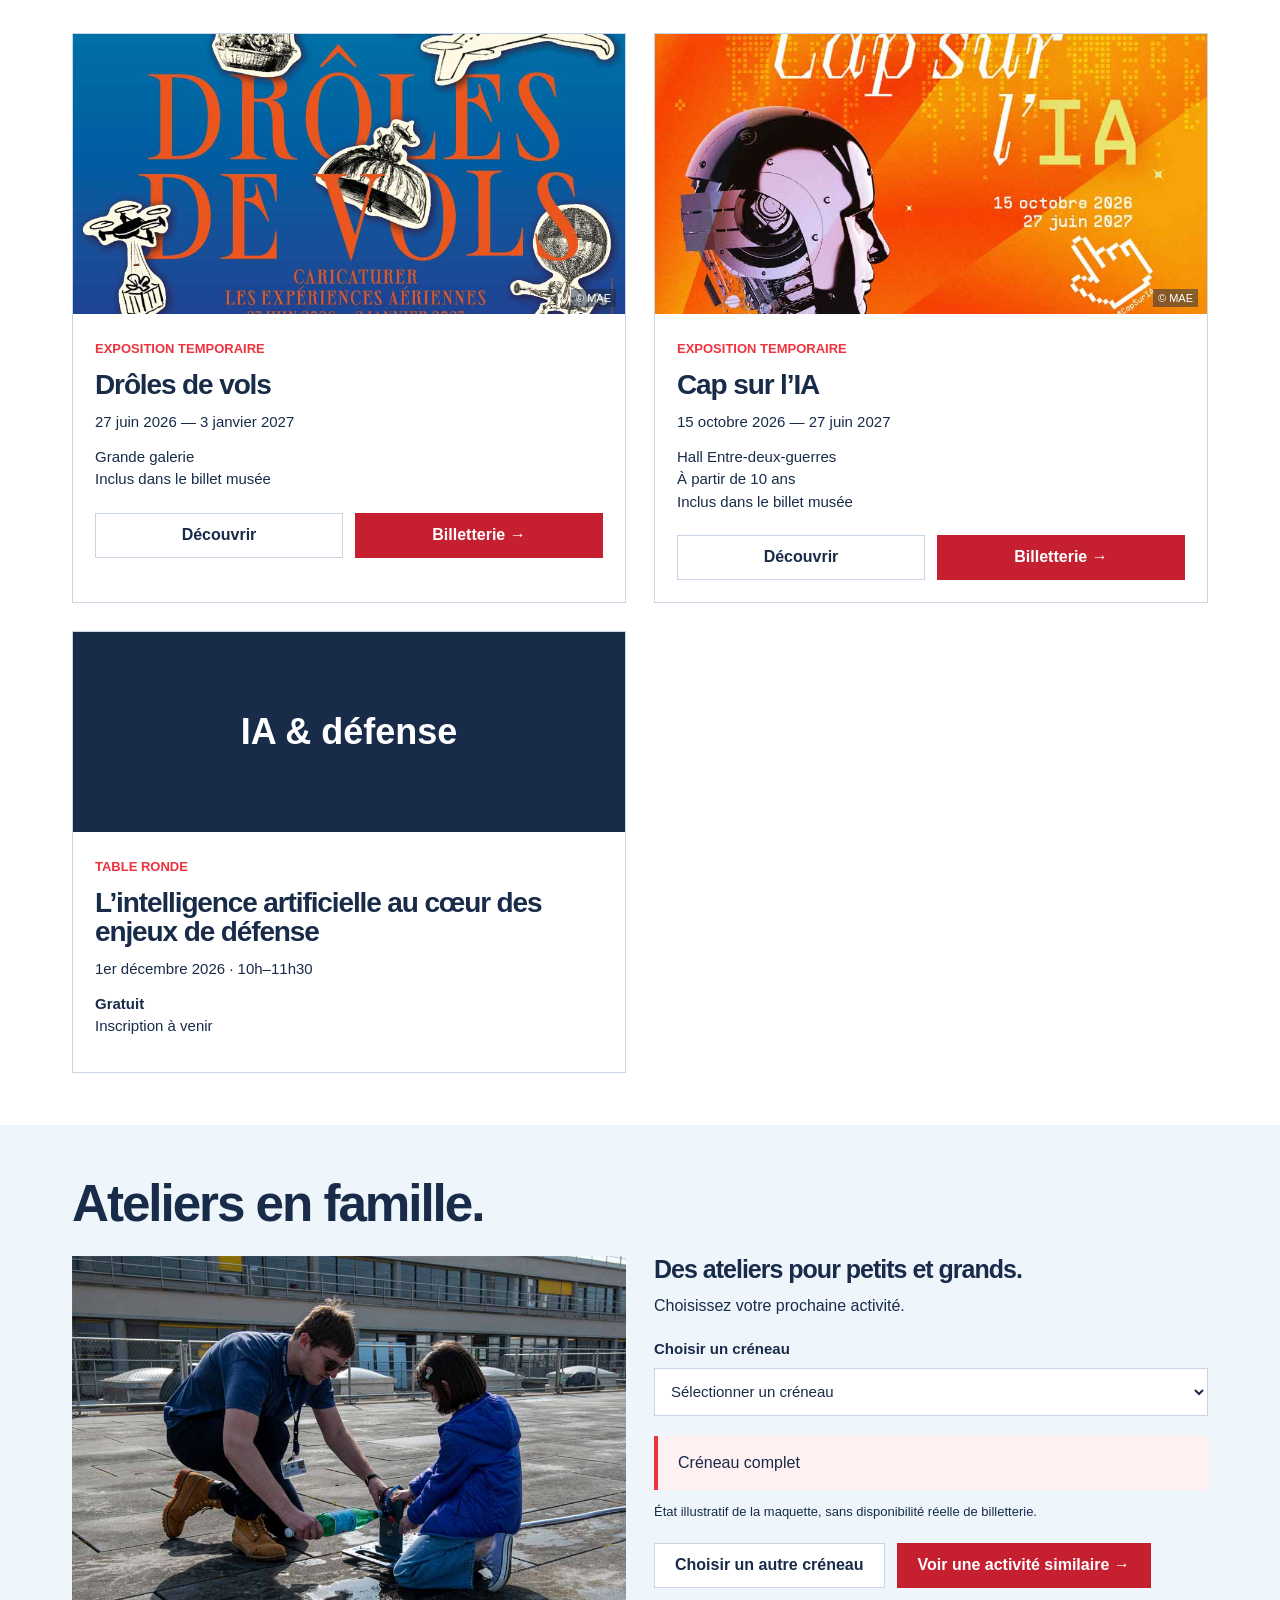
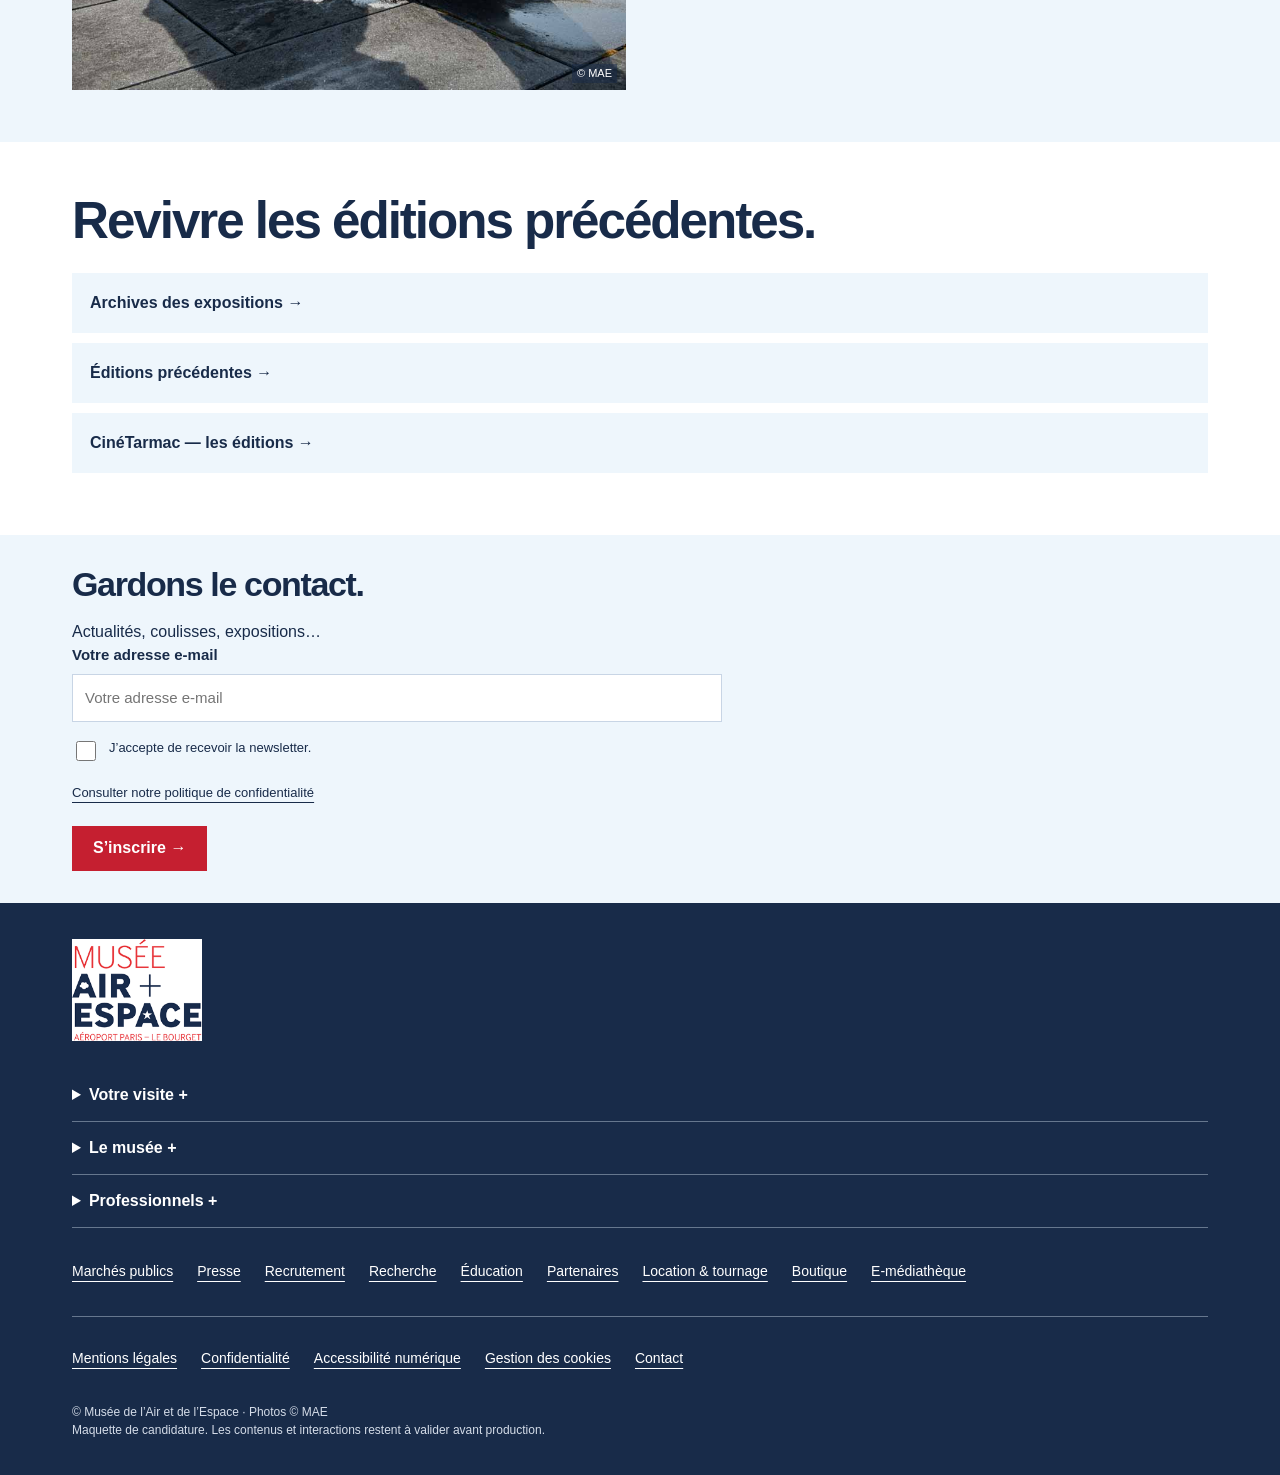
<file: prototype-b/agenda.html>
<!doctype html><html lang="fr"><head><meta charset="utf-8"><meta name="viewport" content="width=device-width,initial-scale=1"><meta name="robots" content="noindex,nofollow"><title>Agenda — MAE · Direction B</title><link rel="stylesheet" href="style.css"></head><body><a class="skip" href="#main">Aller au contenu</a><div class="preview-note">Projet de refonte — aperçu non officiel</div><header class="top" style="position:sticky;top:0;z-index:10"><div class="top-row"><a href="index.html" aria-label="Musée de l’Air et de l’Espace — accueil"><img class="logo" src="assets/logo.png" alt="Musée de l’Air et de l’Espace"></a><nav class="nav" aria-label="Navigation principale"><a href="audiences.html">Visiter</a><a href="agenda.html">Agenda</a><a href="collections.html">Collections</a><a href="groups.html">Groupes</a></nav><a class="btn" href="https://billetterie.museeairespace.fr/" target="_blank" rel="noopener">Billetterie →</a><button class="icon-btn" id="search-toggle" aria-label="Rechercher" aria-expanded="false">⌕</button><button class="icon-btn" id="menu-toggle" aria-label="Menu" aria-expanded="false">☰</button></div><div class="utility"><div class="wrap"><span>Aujourd’hui 10h–17h</span><a href="#" data-info="Horaires & accès">Horaires & accès →</a><button id="language">FR / EN</button></div></div><nav class="menu" id="menu" aria-label="Menu complet" hidden><a href="index.html">Accueil</a><a href="audiences.html">Vous êtes · préparer ma visite</a><a href="agenda.html">Agenda</a><a href="collections.html">Collections</a><a href="groups.html">Visiteurs en groupe</a><a href="#" data-info="Mon compte">Mon compte</a></nav><div id="search-panel" class="search" hidden><label class="field">Rechercher au musée<input id="global-search" type="search" placeholder="Concorde, espace, visites…" autocomplete="off"></label><ul id="suggestions" aria-label="Suggestions de recherche"></ul></div></header><main id="main"><div class="wrap breadcrumb"><a href="index.html">Accueil</a> › Agenda</div><div class="wrap"><section class="hero"><div><span class="number">01</span><h1>Vos prochains rendez-vous.</h1><p>Expositions, ateliers, rencontres…</p></div><figure class="photo"><img src="assets/cap-sur-ia.jpg" alt="Affiche officielle de Cap sur l’IA" loading="eager"><span class="credit">© MAE</span></figure></section></div><section class="section pale"><div class="wrap"><h2>Trouver un événement</h2><form id="agenda-filters"><div class="fields"><label class="field">Dates<input type="date" name="date"  ></label><label class="field">Type<select name="kind" ><option value="">Tous les types</option><option value="exposition">Exposition</option><option value="rencontre">Rencontre</option></select></label><label class="field">Public<select name="audience" ><option value="">Tous les publics</option><option value="family">En famille</option><option value="10plus">10 ans et plus</option></select></label><label class="field">Durée<select name="duration" ><option value="">Toutes les durées</option><option value="90">1 h 30</option></select></label><label class="field">Disponibilité<select name="availability" ><option value="">Toutes</option><option value="announced">Programmation annoncée</option></select></label><label class="field">Tarif<select name="cost" ><option value="">Tous les tarifs</option><option value="free">Gratuit</option><option value="included">Inclus dans le billet</option></select></label></div><div class="form-actions"><button class="btn">Filtrer →</button><button class="btn outline" type="reset">Réinitialiser</button></div></form></div></section><div class="wrap"><aside class="notice">Hall Concorde fermé le <strong>18 octobre 2026</strong>.<br><a href="audiences.html#spaces">Voir les autres espaces →</a></aside><p class="filter-summary" id="event-count" role="status">3 événements présentés</p><div class="tabs"><button type="button" data-calendar="list" aria-pressed="true">Liste</button><button type="button" data-calendar="calendar" aria-pressed="false">Calendrier</button></div><div id="calendar-note" class="feedback" hidden>Programmation : Drôles de vols jusqu’au 3 janvier 2027; Cap sur l’IA du 15 octobre 2026 au 27 juin 2027; table ronde le 1er décembre 2026.</div></div><section class="section "><div class="wrap"><h2>À l’affiche.</h2><div class="grid" id="programmes"><article class="event programme" data-start="2026-06-27" data-end="2027-01-03" data-kind="exposition" data-cost="included" data-availability="announced" data-audience="all"><div><figure class="photo"><img src="assets/droles-de-vols.jpg" alt="Affiche officielle Drôles de vols" loading="eager"><span class="credit">© MAE</span></figure></div><div class="event-body"><span class="tag">Exposition temporaire</span><h3>Drôles de vols</h3><p>27 juin 2026 — 3 janvier 2027</p><p>Grande galerie<br>Inclus dans le billet musée</p><div class="form-actions"><button class="btn outline" data-info="Drôles de vols">Découvrir</button><a class="btn" href="https://billetterie.museeairespace.fr/" target="_blank" rel="noopener">Billetterie →</a></div></div></article><article class="event programme" data-start="2026-10-15" data-end="2027-06-27" data-kind="exposition" data-cost="included" data-availability="announced" data-audience="10plus"><div><figure class="photo"><img src="assets/cap-sur-ia.jpg" alt="Affiche officielle Cap sur l’IA" loading="eager"><span class="credit">© MAE</span></figure></div><div class="event-body"><span class="tag">Exposition temporaire</span><h3>Cap sur l’IA</h3><p>15 octobre 2026 — 27 juin 2027</p><p>Hall Entre-deux-guerres<br>À partir de 10 ans<br>Inclus dans le billet musée</p><div class="form-actions"><button class="btn outline" data-info="Cap sur l’IA">Découvrir</button><a class="btn" href="https://billetterie.museeairespace.fr/" target="_blank" rel="noopener">Billetterie →</a></div></div></article><article class="event programme" data-start="2026-12-01" data-end="2026-12-01" data-kind="rencontre" data-cost="free" data-duration="90" data-availability="announced" data-audience="all"><div class="microphone">IA & défense</div><div class="event-body"><span class="tag">Table ronde</span><h3>L’intelligence artificielle au cœur des enjeux de défense</h3><p>1er décembre 2026 · 10h–11h30</p><p><strong>Gratuit</strong><br>Inscription à venir</p></div></article></div></div></section><section class="section pale"><div class="wrap"><h2>Ateliers en famille.</h2><div id="workshops" class="grid"><div><figure class="photo"><img src="assets/workshop.jpg" alt="Atelier de fusée à eau en famille" loading="eager"><span class="credit">© MAE</span></figure></div><div><h3>Des ateliers pour petits et grands.</h3><p>Choisissez votre prochaine activité.</p><label class="field">Choisir un créneau<select name="slot" ><option value="">Sélectionner un créneau</option></select></label><div class="notice" style="margin-top:20px">Créneau complet</div><p class="form-help">État illustratif de la maquette, sans disponibilité réelle de billetterie.</p><div class="form-actions"><button class="btn outline" data-info="Autre créneau">Choisir un autre créneau</button><a class="btn" href="agenda.html">Voir une activité similaire →</a></div></div></div></div></section><section class="section "><div class="wrap"><h2>Revivre les éditions précédentes.</h2><div class="archives"><a href="#" data-info="Archives des expositions">Archives des expositions →</a><a href="#" data-info="Éditions précédentes">Éditions précédentes →</a><a href="#" data-info="CinéTarmac">CinéTarmac — les éditions →</a></div></div></section></main><section class="newsletter"><div class="wrap"><h2>Gardons le contact.</h2><p>Actualités, coulisses, expositions…</p><form class="demo-form" data-demo="newsletter"><label class="field">Votre adresse e-mail<input type="email" name="email" placeholder="Votre adresse e-mail" required></label><label class="consent"><input type="checkbox" name="consent" required>J’accepte de recevoir la newsletter.</label><a class="privacy" href="#" data-info="Confidentialité">Consulter notre politique de confidentialité</a><div class="form-actions"><button class="btn">S’inscrire →</button></div><div class="feedback" data-feedback hidden></div></form></div></section><footer class="footer"><div class="wrap"><img class="logo" src="assets/logo.png" alt="Musée de l’Air et de l’Espace"><details><summary>Votre visite +</summary><a href="audiences.html">Préparer ma visite</a><a href="agenda.html">Agenda</a><a href="audiences.html#spaces">Plan et accessibilité</a></details><details><summary>Le musée +</summary><a href="collections.html">Collections</a><a href="#" data-info="Recherche">Recherche</a></details><details><summary>Professionnels +</summary><a href="groups.html">Groupes</a><a href="#" data-info="Presse">Presse</a></details><div class="footer-links"><a href="#" data-info="Marchés publics">Marchés publics</a><a href="#" data-info="Presse">Presse</a><a href="#" data-info="Recrutement">Recrutement</a><a href="#" data-info="Recherche">Recherche</a><a href="#" data-info="Éducation">Éducation</a><a href="#" data-info="Partenaires">Partenaires</a><a href="#" data-info="Location & tournage">Location & tournage</a><a href="#" data-info="Boutique">Boutique</a><a href="#" data-info="E-médiathèque">E-médiathèque</a></div><div class="legal"><a href="#" data-info="Mentions légales">Mentions légales</a><a href="#" data-info="Confidentialité">Confidentialité</a><a href="#" data-info="Accessibilité numérique">Accessibilité numérique</a><a href="#" data-info="Gestion des cookies">Gestion des cookies</a><a href="#" data-info="Contact">Contact</a></div><small>© Musée de l’Air et de l’Espace · Photos © MAE<br>Maquette de candidature. Les contenus et interactions restent à valider avant production.</small></div></footer><dialog id="info-dialog"><button class="dialog-close" aria-label="Fermer">×</button><div class="dialog-body"><h2 id="info-title"></h2><p id="info-body"></p><button class="btn dialog-close-action">Fermer</button></div></dialog><script src="app.js"></script></body></html>
</file>
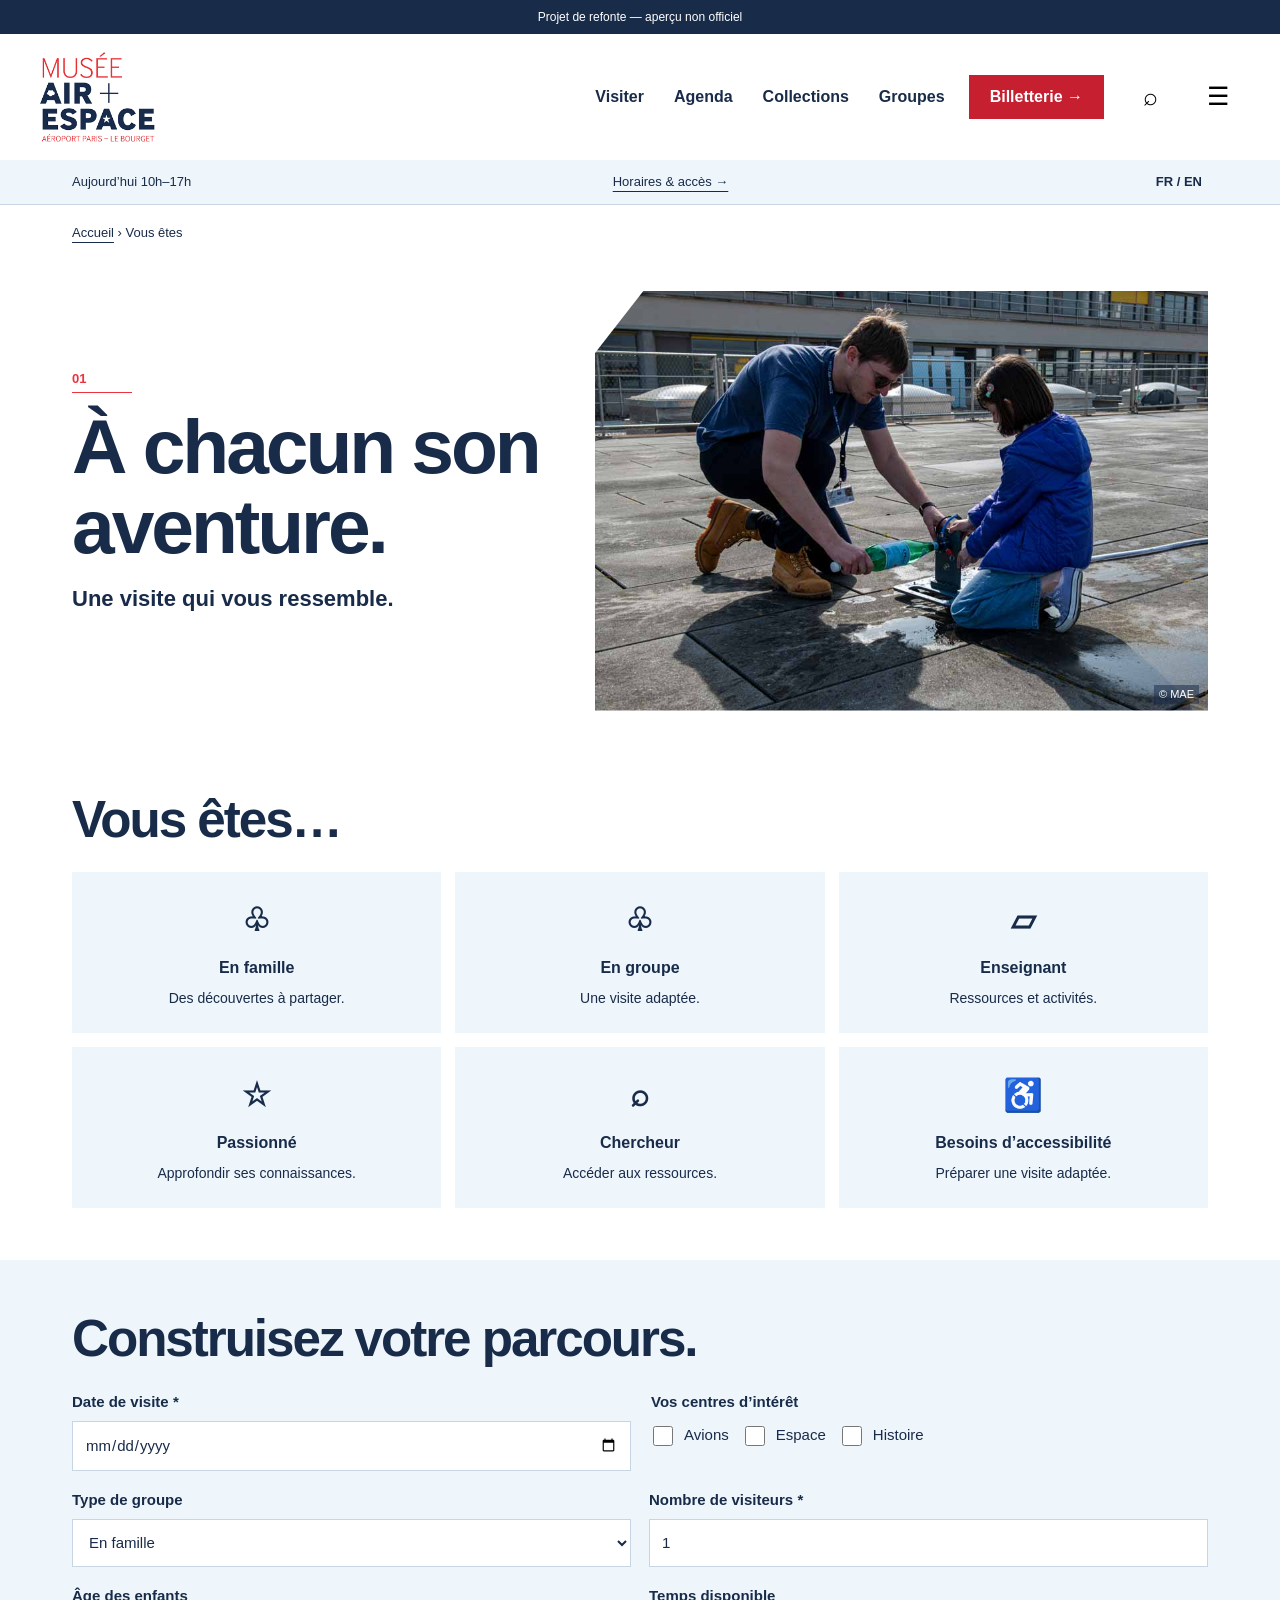
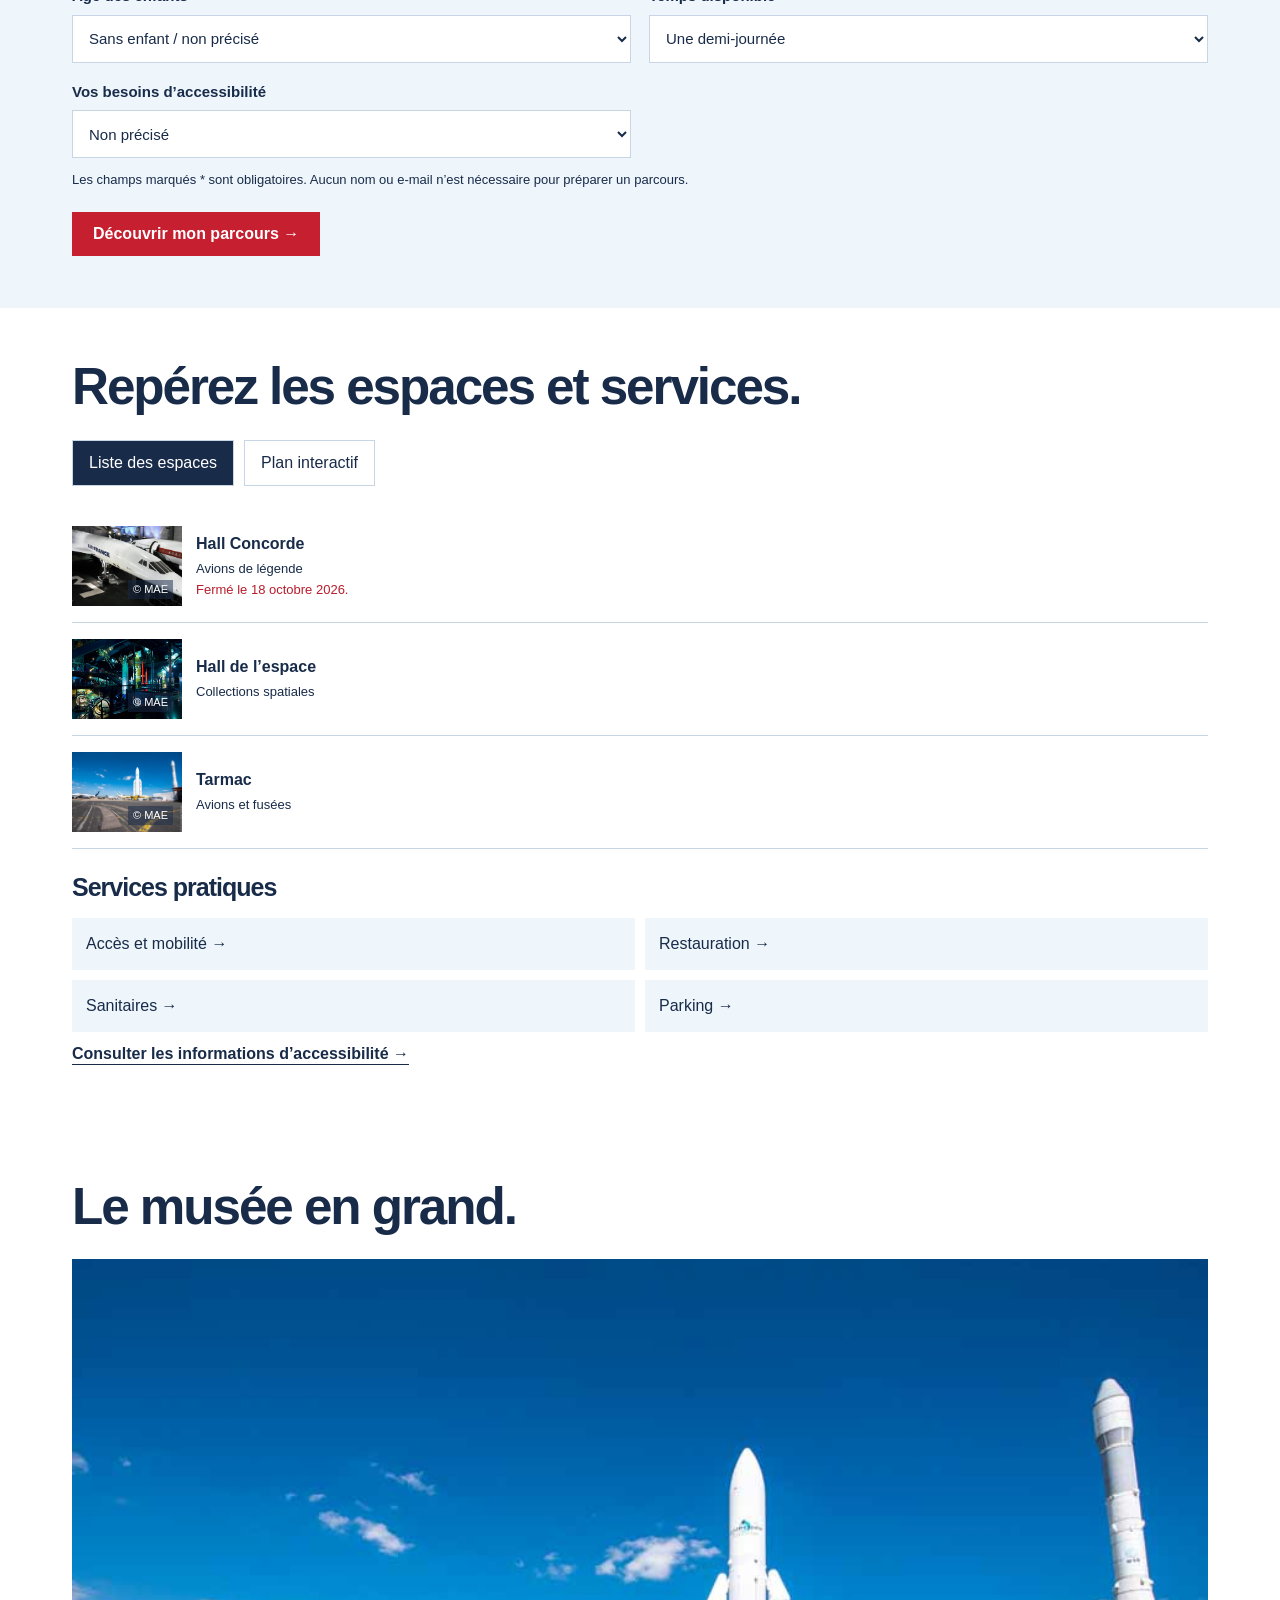
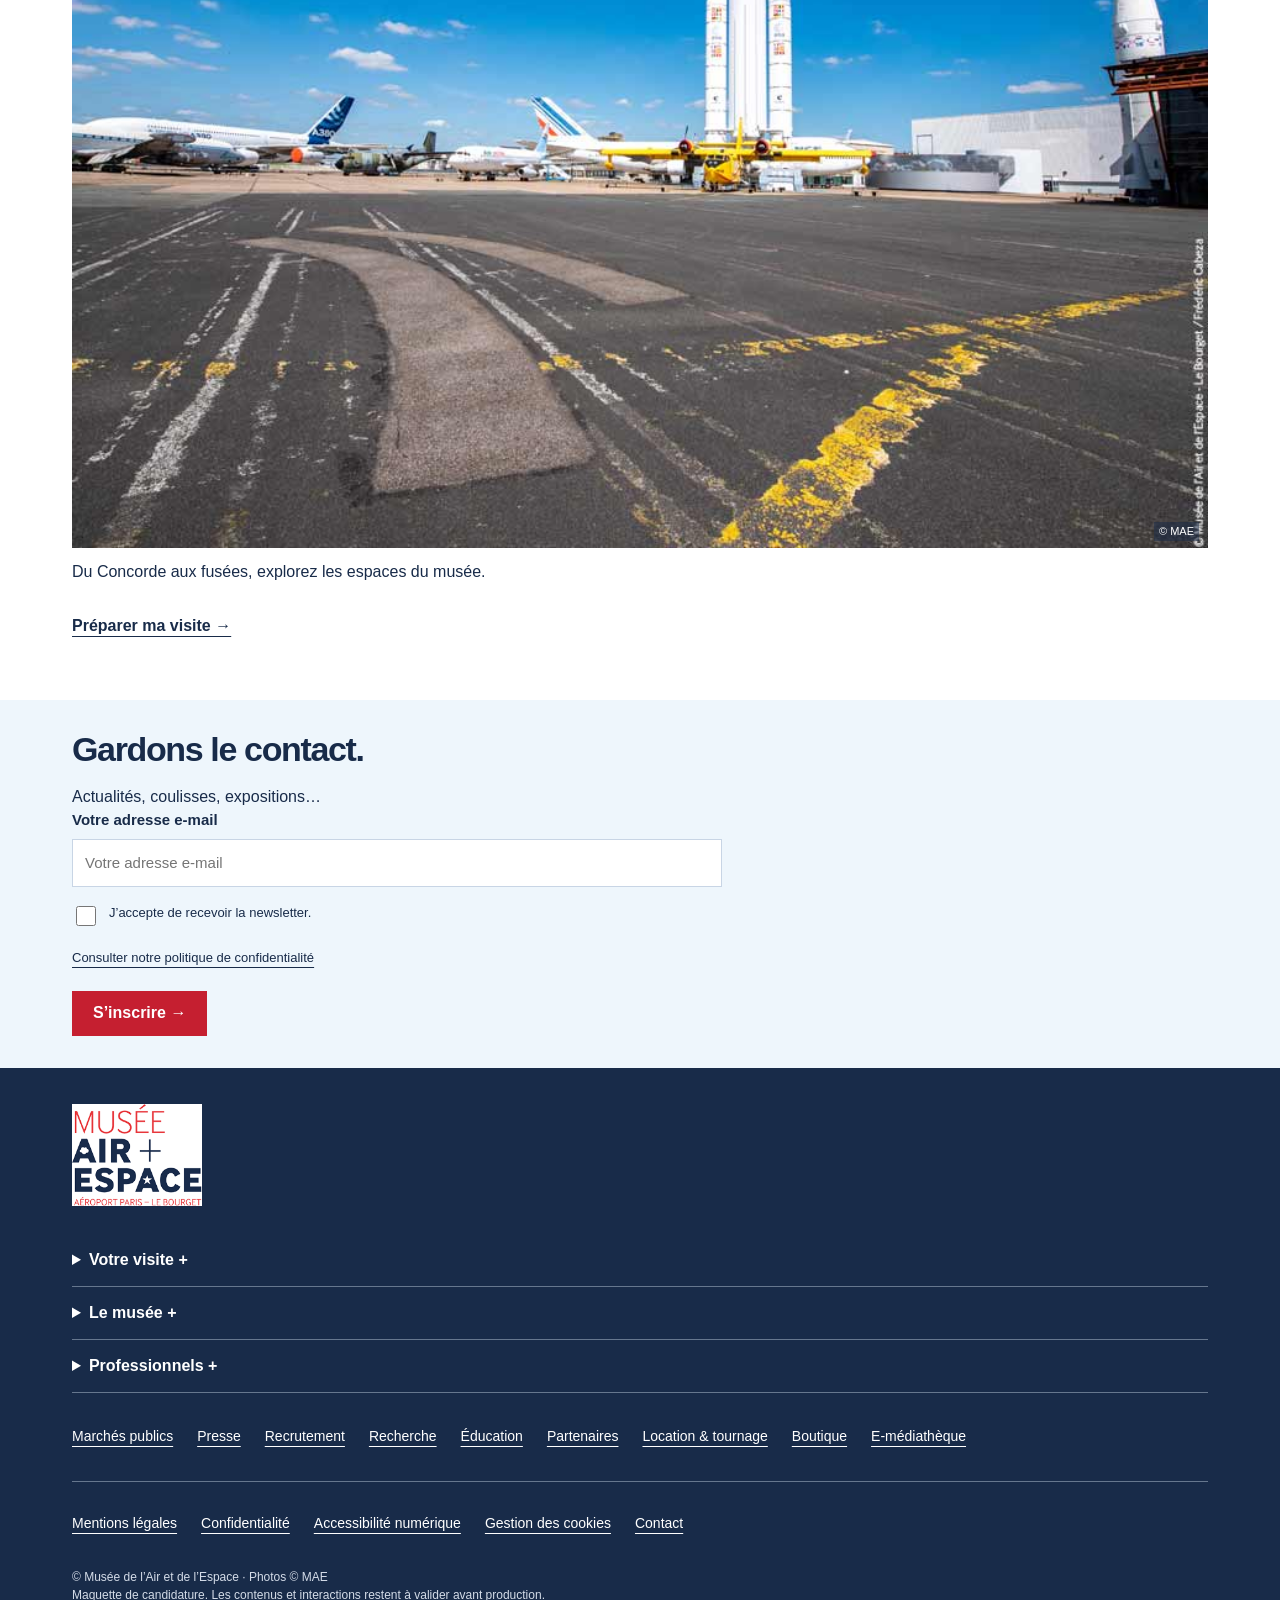
<file: prototype-b/audiences.html>
<!doctype html><html lang="fr"><head><meta charset="utf-8"><meta name="viewport" content="width=device-width,initial-scale=1"><meta name="robots" content="noindex,nofollow"><title>Vous êtes — MAE · Direction B</title><link rel="stylesheet" href="style.css"></head><body><a class="skip" href="#main">Aller au contenu</a><div class="preview-note">Projet de refonte — aperçu non officiel</div><header class="top" style="position:sticky;top:0;z-index:10"><div class="top-row"><a href="index.html" aria-label="Musée de l’Air et de l’Espace — accueil"><img class="logo" src="assets/logo.png" alt="Musée de l’Air et de l’Espace"></a><nav class="nav" aria-label="Navigation principale"><a href="audiences.html">Visiter</a><a href="agenda.html">Agenda</a><a href="collections.html">Collections</a><a href="groups.html">Groupes</a></nav><a class="btn" href="https://billetterie.museeairespace.fr/" target="_blank" rel="noopener">Billetterie →</a><button class="icon-btn" id="search-toggle" aria-label="Rechercher" aria-expanded="false">⌕</button><button class="icon-btn" id="menu-toggle" aria-label="Menu" aria-expanded="false">☰</button></div><div class="utility"><div class="wrap"><span>Aujourd’hui 10h–17h</span><a href="#" data-info="Horaires & accès">Horaires & accès →</a><button id="language">FR / EN</button></div></div><nav class="menu" id="menu" aria-label="Menu complet" hidden><a href="index.html">Accueil</a><a href="audiences.html">Vous êtes · préparer ma visite</a><a href="agenda.html">Agenda</a><a href="collections.html">Collections</a><a href="groups.html">Visiteurs en groupe</a><a href="#" data-info="Mon compte">Mon compte</a></nav><div id="search-panel" class="search" hidden><label class="field">Rechercher au musée<input id="global-search" type="search" placeholder="Concorde, espace, visites…" autocomplete="off"></label><ul id="suggestions" aria-label="Suggestions de recherche"></ul></div></header><main id="main"><div class="wrap breadcrumb"><a href="index.html">Accueil</a> › Vous êtes</div><div class="wrap"><section class="hero"><div><span class="number">01</span><h1>À chacun son aventure.</h1><p>Une visite qui vous ressemble.</p></div><figure class="photo"><img src="assets/workshop.jpg" alt="Atelier en famille" loading="eager"><span class="credit">© MAE</span></figure></section></div><section class="section "><div class="wrap"><h2>Vous êtes…</h2><div class="audience"><a href="audiences.html#planner"><span class="symbol" aria-hidden="true">♧</span>En famille<small>Des découvertes à partager.</small></a><a href="audiences.html#planner"><span class="symbol" aria-hidden="true">♧</span>En groupe<small>Une visite adaptée.</small></a><a href="audiences.html#planner"><span class="symbol" aria-hidden="true">▱</span>Enseignant<small>Ressources et activités.</small></a><a href="audiences.html#planner"><span class="symbol" aria-hidden="true">☆</span>Passionné<small>Approfondir ses connaissances.</small></a><a href="audiences.html#planner"><span class="symbol" aria-hidden="true">⌕</span>Chercheur<small>Accéder aux ressources.</small></a><a href="audiences.html#planner"><span class="symbol" aria-hidden="true">♿</span>Besoins d’accessibilité<small>Préparer une visite adaptée.</small></a></div></div></section><section class="section pale"><div class="wrap"><h2>Construisez votre parcours.</h2><div id="planner"><form class="demo-form" data-demo="planner"><div class="fields"><label class="field">Date de visite *<input type="date" name="date" required ></label><fieldset class="field" style="border:0;padding:0;margin:0"><legend>Vos centres d’intérêt</legend><div class="checks"><label><input type="checkbox" name="interests" value="air">Avions</label><label><input type="checkbox" name="interests" value="space">Espace</label><label><input type="checkbox" name="interests" value="history">Histoire</label></div></fieldset><label class="field">Type de groupe<select name="group" ><option value="family">En famille</option><option value="solo">Seul ou entre amis</option><option value="group">En groupe</option></select></label><label class="field">Nombre de visiteurs *<input type="number" name="visitors" required min="1" value="1"></label><label class="field">Âge des enfants<select name="age" ><option value="">Sans enfant / non précisé</option><option value="under10">Moins de 10 ans</option><option value="10plus">10 ans et plus</option></select></label><label class="field">Temps disponible<select name="time" ><option value="half">Une demi-journée</option><option value="short">Deux heures</option><option value="full">Une journée</option></select></label><label class="field">Vos besoins d’accessibilité<select name="access" ><option value="">Non précisé</option><option value="mobility">Accès et mobilité</option><option value="sensory">Besoins sensoriels</option><option value="information">Informations adaptées</option></select></label></div><p class="form-help">Les champs marqués * sont obligatoires. Aucun nom ou e-mail n’est nécessaire pour préparer un parcours.</p><div class="form-actions"><button class="btn">Découvrir mon parcours →</button></div><div class="feedback" data-feedback hidden></div></form></div></div></section><section class="section "><div class="wrap"><h2>Repérez les espaces et services.</h2><div id="spaces"><div class="tabs"><button type="button" data-map="list" aria-pressed="true">Liste des espaces</button><button type="button" data-map="map" aria-pressed="false">Plan interactif</button></div><div data-map-panel="list"><ul class="rows"><li class="space-row"><figure class="photo"><img src="assets/concorde-hero.jpg" alt="Les deux Concorde" loading="eager"><span class="credit">© MAE</span></figure><div><strong>Hall Concorde</strong><small>Avions de légende</small><span class="closed">Fermé le 18 octobre 2026.</span></div></li><li class="space-row"><figure class="photo"><img src="assets/space-hall.jpg" alt="Hall de l’espace" loading="eager"><span class="credit">© MAE</span></figure><div><strong>Hall de l’espace</strong><small>Collections spatiales</small></div></li><li class="space-row"><figure class="photo"><img src="assets/tarmac.jpg" alt="Tarmac du musée" loading="eager"><span class="credit">© MAE</span></figure><div><strong>Tarmac</strong><small>Avions et fusées</small></div></li></ul></div><div class="map-panel" data-map-panel="map" hidden><h3>Repérer votre visite</h3><p>Hall Concorde · Hall de l’espace · Tarmac</p><p>Le plan précis et les trajets doivent être validés avec le musée. La liste ci-dessus constitue l’alternative de navigation de cette démonstration.</p></div><h3 style="margin:25px 0 18px">Services pratiques</h3><div class="service-grid"><a href="#" data-info="Accès et mobilité">Accès et mobilité →</a><a href="#" data-info="Restauration">Restauration →</a><a href="#" data-info="Sanitaires">Sanitaires →</a><a href="#" data-info="Parking">Parking →</a></div><a class="textlink" href="#" data-info="Accessibilité">Consulter les informations d’accessibilité →</a></div></div></section><section class="section "><div class="wrap"><h2>Le musée en grand.</h2><figure class="photo"><img src="assets/tarmac.jpg" alt="Avions et fusées du tarmac" loading="eager"><span class="credit">© MAE</span></figure><p>Du Concorde aux fusées, explorez les espaces du musée.</p><a class="textlink" href="agenda.html">Préparer ma visite →</a></div></section></main><section class="newsletter"><div class="wrap"><h2>Gardons le contact.</h2><p>Actualités, coulisses, expositions…</p><form class="demo-form" data-demo="newsletter"><label class="field">Votre adresse e-mail<input type="email" name="email" placeholder="Votre adresse e-mail" required></label><label class="consent"><input type="checkbox" name="consent" required>J’accepte de recevoir la newsletter.</label><a class="privacy" href="#" data-info="Confidentialité">Consulter notre politique de confidentialité</a><div class="form-actions"><button class="btn">S’inscrire →</button></div><div class="feedback" data-feedback hidden></div></form></div></section><footer class="footer"><div class="wrap"><img class="logo" src="assets/logo.png" alt="Musée de l’Air et de l’Espace"><details><summary>Votre visite +</summary><a href="audiences.html">Préparer ma visite</a><a href="agenda.html">Agenda</a><a href="audiences.html#spaces">Plan et accessibilité</a></details><details><summary>Le musée +</summary><a href="collections.html">Collections</a><a href="#" data-info="Recherche">Recherche</a></details><details><summary>Professionnels +</summary><a href="groups.html">Groupes</a><a href="#" data-info="Presse">Presse</a></details><div class="footer-links"><a href="#" data-info="Marchés publics">Marchés publics</a><a href="#" data-info="Presse">Presse</a><a href="#" data-info="Recrutement">Recrutement</a><a href="#" data-info="Recherche">Recherche</a><a href="#" data-info="Éducation">Éducation</a><a href="#" data-info="Partenaires">Partenaires</a><a href="#" data-info="Location & tournage">Location & tournage</a><a href="#" data-info="Boutique">Boutique</a><a href="#" data-info="E-médiathèque">E-médiathèque</a></div><div class="legal"><a href="#" data-info="Mentions légales">Mentions légales</a><a href="#" data-info="Confidentialité">Confidentialité</a><a href="#" data-info="Accessibilité numérique">Accessibilité numérique</a><a href="#" data-info="Gestion des cookies">Gestion des cookies</a><a href="#" data-info="Contact">Contact</a></div><small>© Musée de l’Air et de l’Espace · Photos © MAE<br>Maquette de candidature. Les contenus et interactions restent à valider avant production.</small></div></footer><dialog id="info-dialog"><button class="dialog-close" aria-label="Fermer">×</button><div class="dialog-body"><h2 id="info-title"></h2><p id="info-body"></p><button class="btn dialog-close-action">Fermer</button></div></dialog><script src="app.js"></script></body></html>
</file>
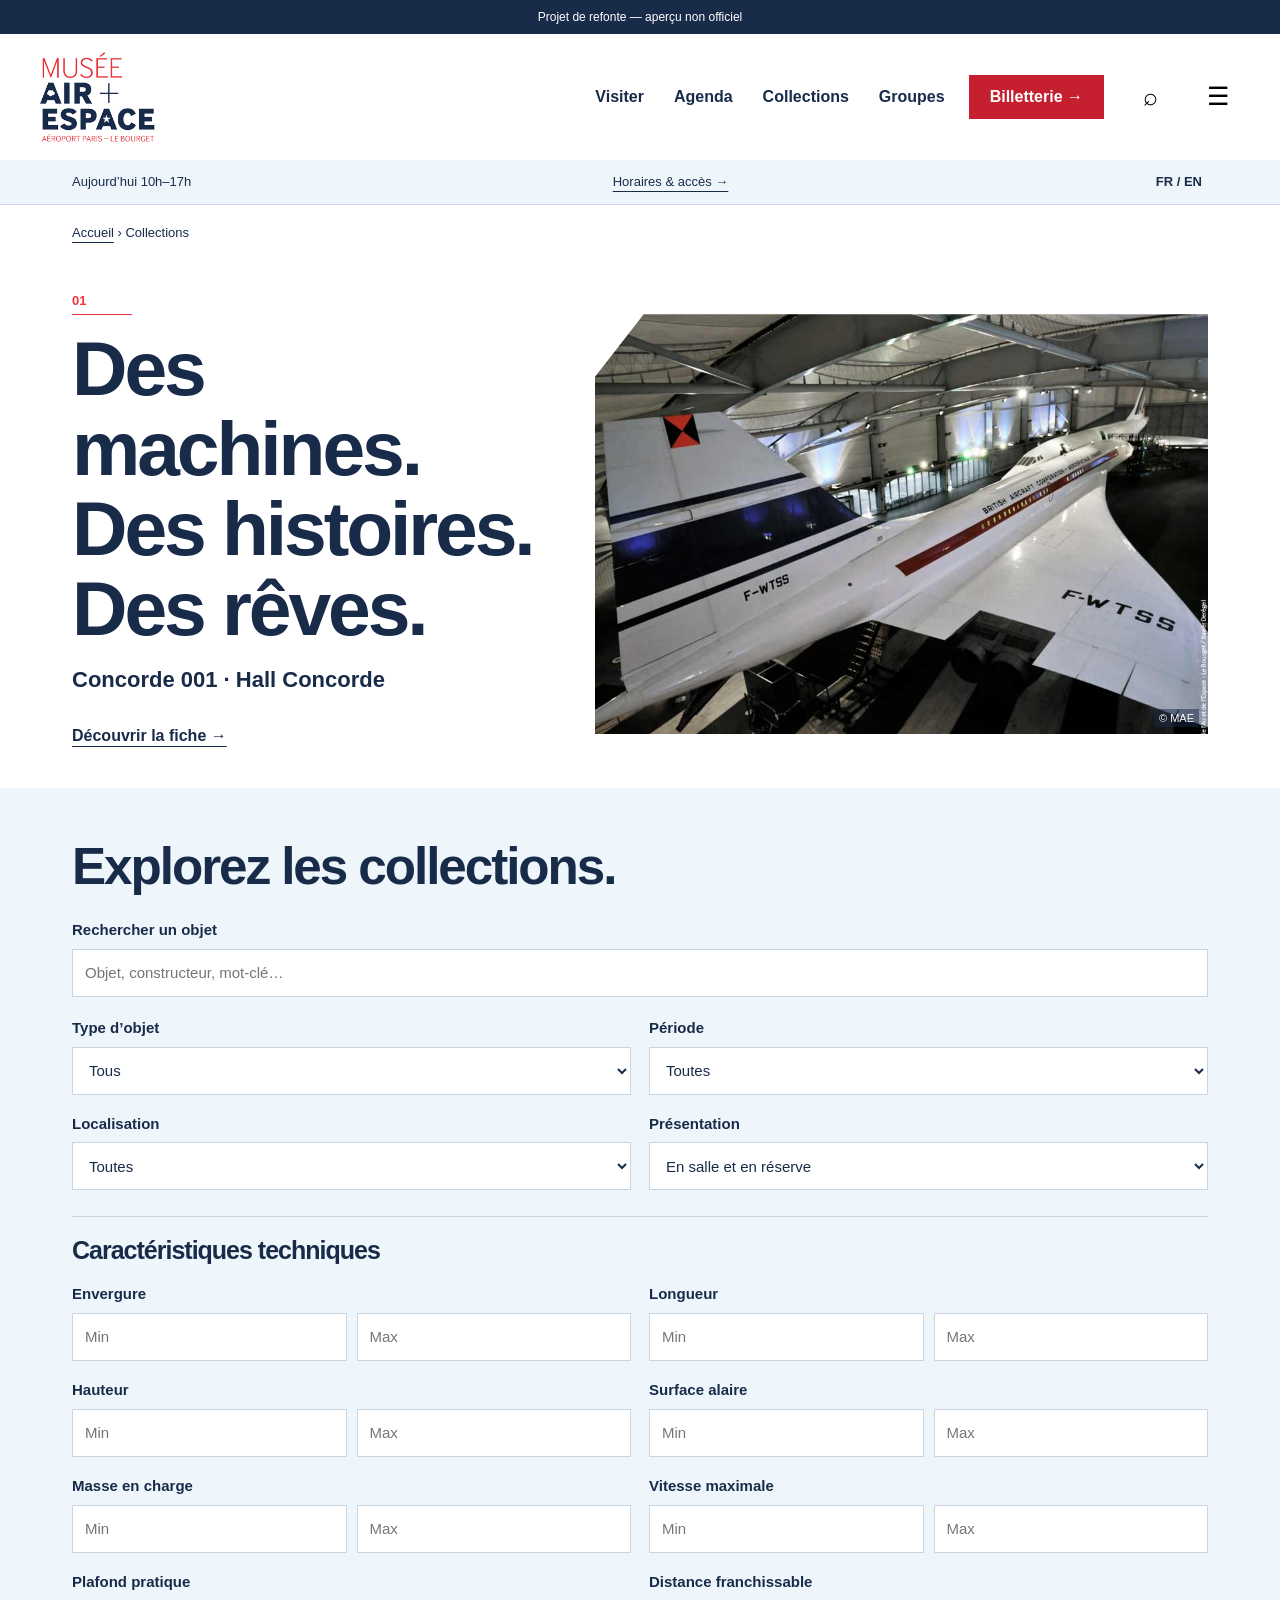
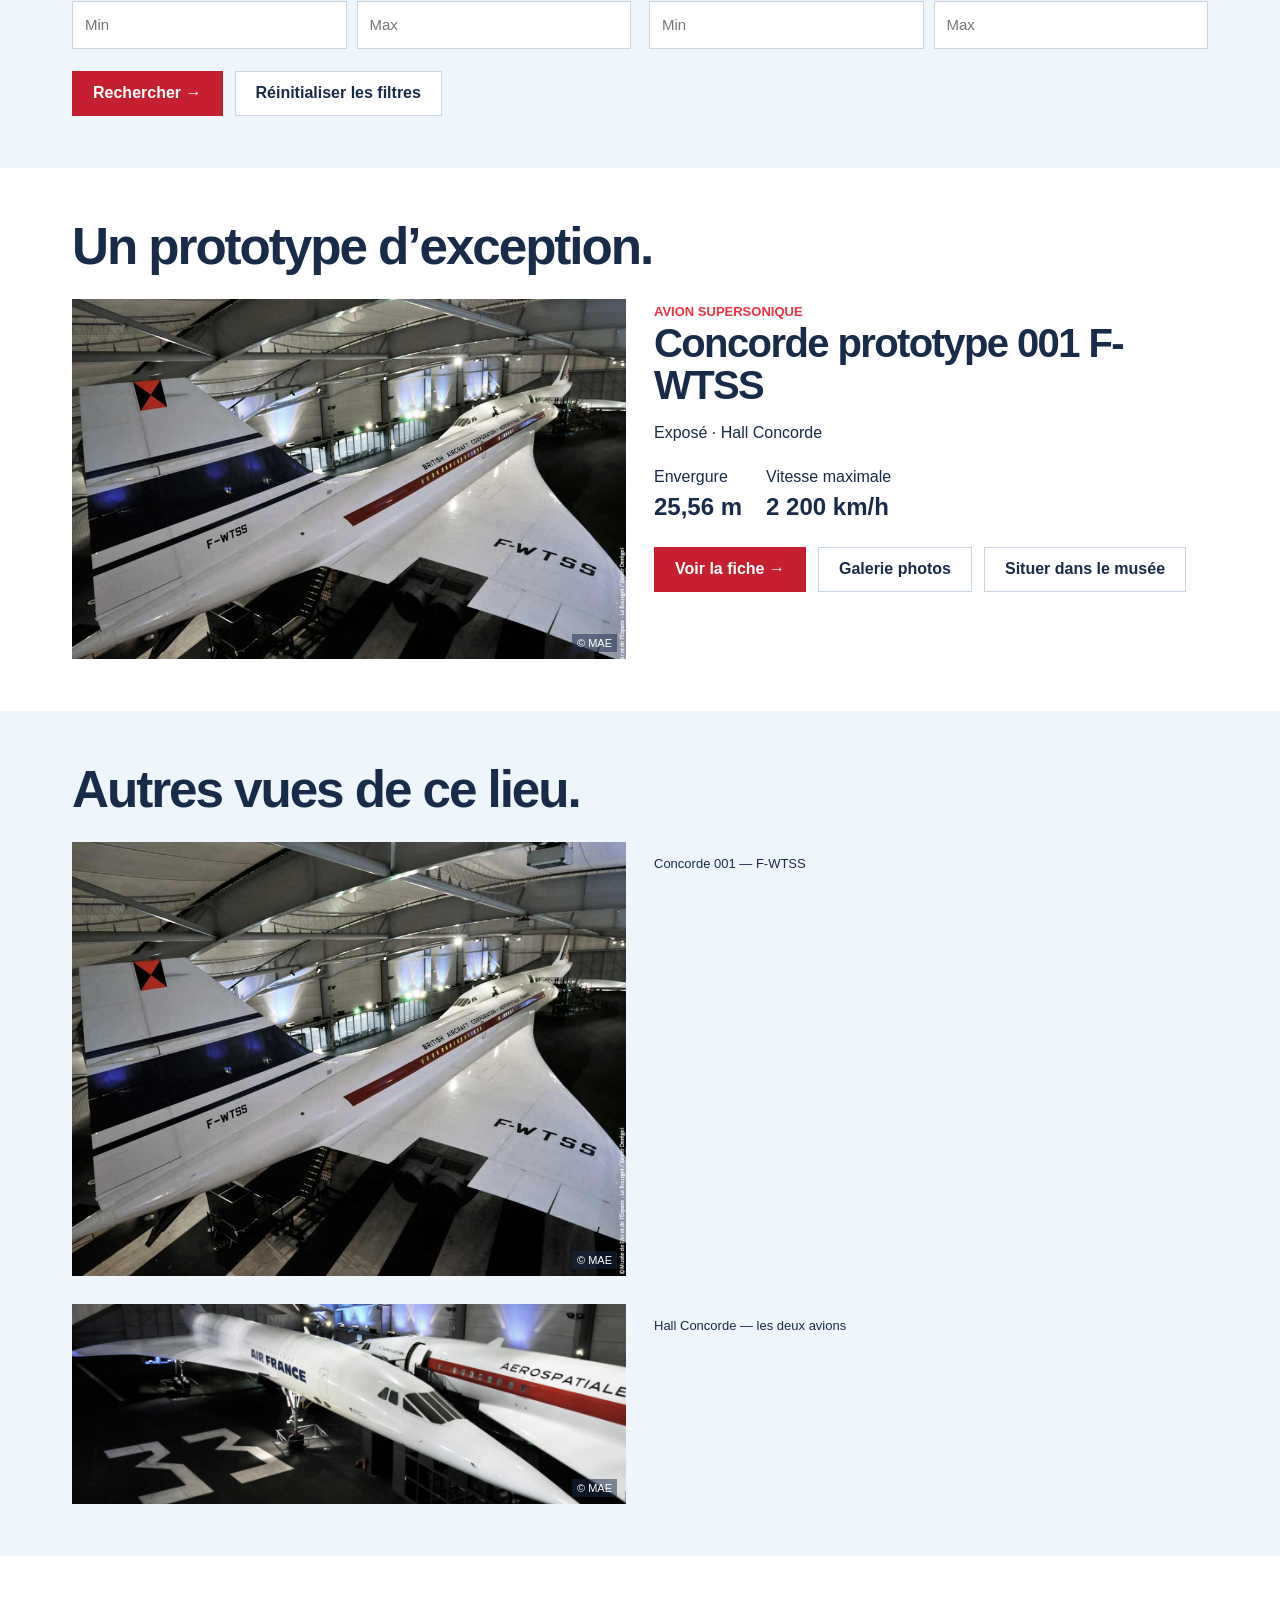
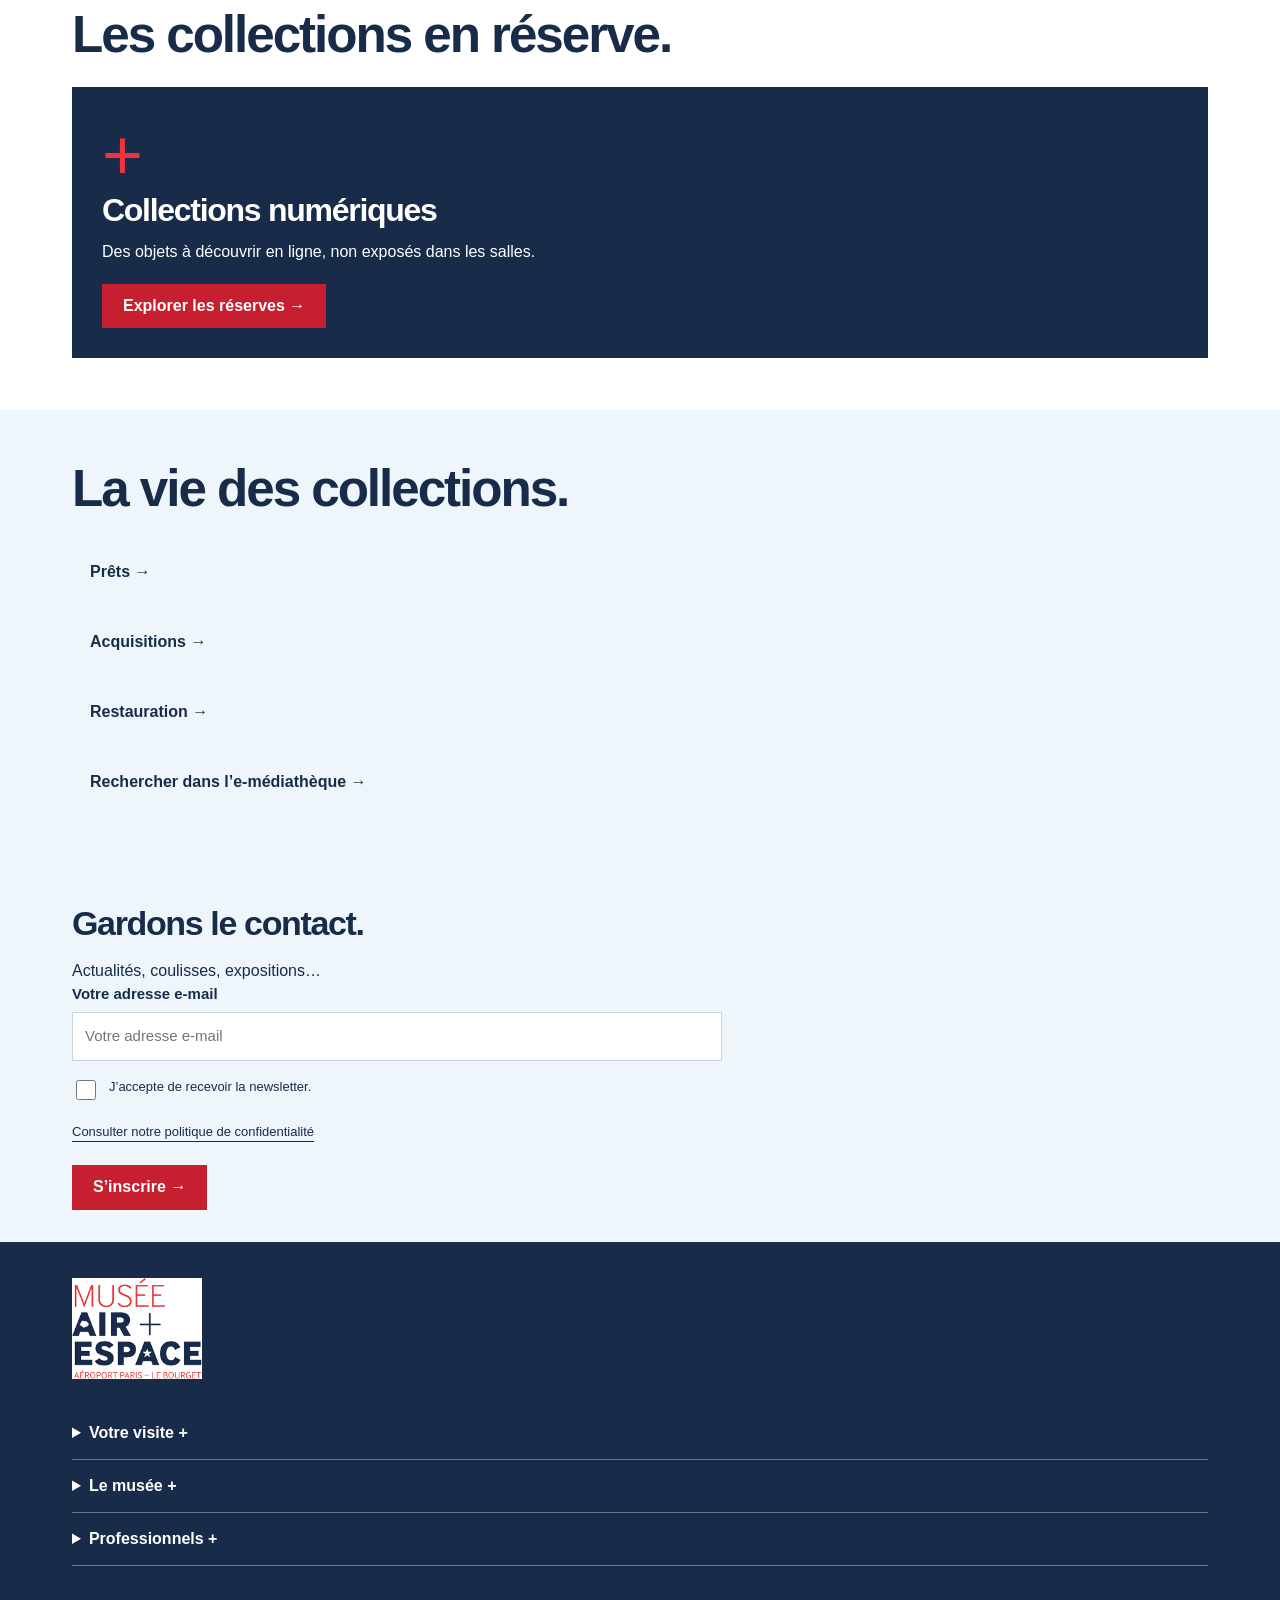
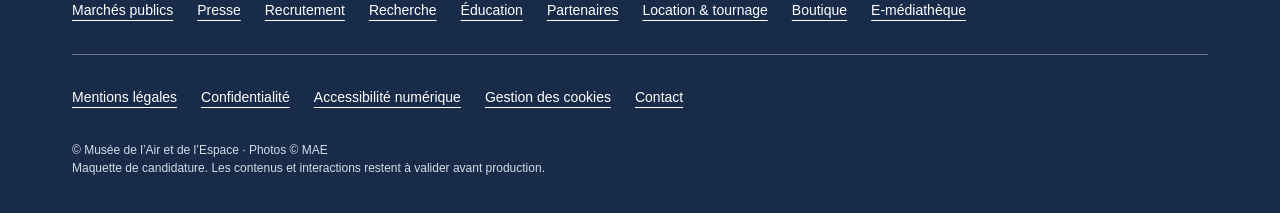
<file: prototype-b/collections.html>
<!doctype html><html lang="fr"><head><meta charset="utf-8"><meta name="viewport" content="width=device-width,initial-scale=1"><meta name="robots" content="noindex,nofollow"><title>Collections — MAE · Direction B</title><link rel="stylesheet" href="style.css"></head><body><a class="skip" href="#main">Aller au contenu</a><div class="preview-note">Projet de refonte — aperçu non officiel</div><header class="top" style="position:sticky;top:0;z-index:10"><div class="top-row"><a href="index.html" aria-label="Musée de l’Air et de l’Espace — accueil"><img class="logo" src="assets/logo.png" alt="Musée de l’Air et de l’Espace"></a><nav class="nav" aria-label="Navigation principale"><a href="audiences.html">Visiter</a><a href="agenda.html">Agenda</a><a href="collections.html">Collections</a><a href="groups.html">Groupes</a></nav><a class="btn" href="https://billetterie.museeairespace.fr/" target="_blank" rel="noopener">Billetterie →</a><button class="icon-btn" id="search-toggle" aria-label="Rechercher" aria-expanded="false">⌕</button><button class="icon-btn" id="menu-toggle" aria-label="Menu" aria-expanded="false">☰</button></div><div class="utility"><div class="wrap"><span>Aujourd’hui 10h–17h</span><a href="#" data-info="Horaires & accès">Horaires & accès →</a><button id="language">FR / EN</button></div></div><nav class="menu" id="menu" aria-label="Menu complet" hidden><a href="index.html">Accueil</a><a href="audiences.html">Vous êtes · préparer ma visite</a><a href="agenda.html">Agenda</a><a href="collections.html">Collections</a><a href="groups.html">Visiteurs en groupe</a><a href="#" data-info="Mon compte">Mon compte</a></nav><div id="search-panel" class="search" hidden><label class="field">Rechercher au musée<input id="global-search" type="search" placeholder="Concorde, espace, visites…" autocomplete="off"></label><ul id="suggestions" aria-label="Suggestions de recherche"></ul></div></header><main id="main"><div class="wrap breadcrumb"><a href="index.html">Accueil</a> › Collections</div><div class="wrap"><section class="hero"><div><span class="number">01</span><h1>Des machines.<br>Des histoires.<br>Des rêves.</h1><p>Concorde 001 · Hall Concorde</p><a class="textlink" href="#concorde">Découvrir la fiche →</a></div><figure class="photo"><img src="assets/concorde-001.jpg" alt="Concorde prototype001 F-WTSS" loading="eager"><span class="credit">© MAE</span></figure></section></div><section class="section pale"><div class="wrap"><h2>Explorez les collections.</h2><form id="collection-filters"><label class="field">Rechercher un objet<input type="search" name="query"  placeholder="Objet, constructeur, mot-clé…"></label><div class="fields" style="margin-top:20px"><label class="field">Type d’objet<select name="type" ><option value="">Tous</option><option value="aircraft">Avion</option></select></label><label class="field">Période<select name="period" ><option value="">Toutes</option><option value="20c">XXe siècle</option></select></label><label class="field">Localisation<select name="location" ><option value="">Toutes</option><option value="concorde">Hall Concorde</option></select></label><label class="field">Présentation<select name="display" ><option value="">En salle et en réserve</option><option value="displayed">En salle</option><option value="reserve">En réserve</option></select></label></div><div class="technical"><h3>Caractéristiques techniques</h3><div class="technical-grid" style="margin-top:20px"><div class="field"><span>Envergure</span><div class="range"><input aria-label="Envergure minimum" type="number" min="0" name="tech0_min" placeholder="Min"><input aria-label="Envergure maximum" type="number" min="0" name="tech0_max" placeholder="Max"></div></div><div class="field"><span>Longueur</span><div class="range"><input aria-label="Longueur minimum" type="number" min="0" name="tech1_min" placeholder="Min"><input aria-label="Longueur maximum" type="number" min="0" name="tech1_max" placeholder="Max"></div></div><div class="field"><span>Hauteur</span><div class="range"><input aria-label="Hauteur minimum" type="number" min="0" name="tech2_min" placeholder="Min"><input aria-label="Hauteur maximum" type="number" min="0" name="tech2_max" placeholder="Max"></div></div><div class="field"><span>Surface alaire</span><div class="range"><input aria-label="Surface alaire minimum" type="number" min="0" name="tech3_min" placeholder="Min"><input aria-label="Surface alaire maximum" type="number" min="0" name="tech3_max" placeholder="Max"></div></div><div class="field"><span>Masse en charge</span><div class="range"><input aria-label="Masse en charge minimum" type="number" min="0" name="tech4_min" placeholder="Min"><input aria-label="Masse en charge maximum" type="number" min="0" name="tech4_max" placeholder="Max"></div></div><div class="field"><span>Vitesse maximale</span><div class="range"><input aria-label="Vitesse maximale minimum" type="number" min="0" name="tech5_min" placeholder="Min"><input aria-label="Vitesse maximale maximum" type="number" min="0" name="tech5_max" placeholder="Max"></div></div><div class="field"><span>Plafond pratique</span><div class="range"><input aria-label="Plafond pratique minimum" type="number" min="0" name="tech6_min" placeholder="Min"><input aria-label="Plafond pratique maximum" type="number" min="0" name="tech6_max" placeholder="Max"></div></div><div class="field"><span>Distance franchissable</span><div class="range"><input aria-label="Distance franchissable minimum" type="number" min="0" name="tech7_min" placeholder="Min"><input aria-label="Distance franchissable maximum" type="number" min="0" name="tech7_max" placeholder="Max"></div></div></div></div><div class="form-actions"><button class="btn">Rechercher →</button><button class="btn outline" type="reset">Réinitialiser les filtres</button></div><div class="feedback" data-feedback hidden></div></form></div></section><section class="section "><div class="wrap"><h2>Un prototype d’exception.</h2><article id="concorde" class="grid object"><figure class="photo"><img src="assets/concorde-001.jpg" alt="Concorde prototype001 F-WTSS" loading="eager"><span class="credit">© MAE</span></figure><div><span class="tag">Avion supersonique</span><h3>Concorde prototype 001 F-WTSS</h3><p>Exposé · Hall Concorde</p><div class="specs"><div>Envergure<strong>25,56 m</strong></div><div>Vitesse maximale<strong>2 200 km/h</strong></div></div><div class="form-actions"><button class="btn" data-info="Concorde001">Voir la fiche →</button><a class="btn outline" href="#gallery">Galerie photos</a><a class="btn outline" href="audiences.html#spaces">Situer dans le musée</a></div></div></article></div></section><section class="section pale"><div class="wrap"><h2>Autres vues de ce lieu.</h2><div id="gallery" class="grid"><figure class="photo"><img src="assets/concorde-001.jpg" alt="Prototype001 F-WTSS" loading="eager"><span class="credit">© MAE</span></figure><p class="form-help">Concorde 001 — F-WTSS</p><figure class="photo"><img src="assets/concorde-hero.jpg" alt="Les deux Concorde exposés" loading="eager"><span class="credit">© MAE</span></figure><p class="form-help">Hall Concorde — les deux avions</p></div></div></section><section class="section "><div class="wrap"><h2>Les collections en réserve.</h2><div class="reserve"><span class="plus">+</span><h3>Collections numériques</h3><p>Des objets à découvrir en ligne, non exposés dans les salles.</p><button class="btn" data-info="Collections en réserve">Explorer les réserves →</button></div></div></section><section class="section pale"><div class="wrap"><h2>La vie des collections.</h2><div class="archives"><a href="#" data-info="Prêts">Prêts →</a><a href="#" data-info="Acquisitions">Acquisitions →</a><a href="#" data-info="Restauration">Restauration →</a><a href="#" data-info="E-médiathèque">Rechercher dans l’e-médiathèque →</a></div></div></section></main><section class="newsletter"><div class="wrap"><h2>Gardons le contact.</h2><p>Actualités, coulisses, expositions…</p><form class="demo-form" data-demo="newsletter"><label class="field">Votre adresse e-mail<input type="email" name="email" placeholder="Votre adresse e-mail" required></label><label class="consent"><input type="checkbox" name="consent" required>J’accepte de recevoir la newsletter.</label><a class="privacy" href="#" data-info="Confidentialité">Consulter notre politique de confidentialité</a><div class="form-actions"><button class="btn">S’inscrire →</button></div><div class="feedback" data-feedback hidden></div></form></div></section><footer class="footer"><div class="wrap"><img class="logo" src="assets/logo.png" alt="Musée de l’Air et de l’Espace"><details><summary>Votre visite +</summary><a href="audiences.html">Préparer ma visite</a><a href="agenda.html">Agenda</a><a href="audiences.html#spaces">Plan et accessibilité</a></details><details><summary>Le musée +</summary><a href="collections.html">Collections</a><a href="#" data-info="Recherche">Recherche</a></details><details><summary>Professionnels +</summary><a href="groups.html">Groupes</a><a href="#" data-info="Presse">Presse</a></details><div class="footer-links"><a href="#" data-info="Marchés publics">Marchés publics</a><a href="#" data-info="Presse">Presse</a><a href="#" data-info="Recrutement">Recrutement</a><a href="#" data-info="Recherche">Recherche</a><a href="#" data-info="Éducation">Éducation</a><a href="#" data-info="Partenaires">Partenaires</a><a href="#" data-info="Location & tournage">Location & tournage</a><a href="#" data-info="Boutique">Boutique</a><a href="#" data-info="E-médiathèque">E-médiathèque</a></div><div class="legal"><a href="#" data-info="Mentions légales">Mentions légales</a><a href="#" data-info="Confidentialité">Confidentialité</a><a href="#" data-info="Accessibilité numérique">Accessibilité numérique</a><a href="#" data-info="Gestion des cookies">Gestion des cookies</a><a href="#" data-info="Contact">Contact</a></div><small>© Musée de l’Air et de l’Espace · Photos © MAE<br>Maquette de candidature. Les contenus et interactions restent à valider avant production.</small></div></footer><dialog id="info-dialog"><button class="dialog-close" aria-label="Fermer">×</button><div class="dialog-body"><h2 id="info-title"></h2><p id="info-body"></p><button class="btn dialog-close-action">Fermer</button></div></dialog><script src="app.js"></script></body></html>
</file>
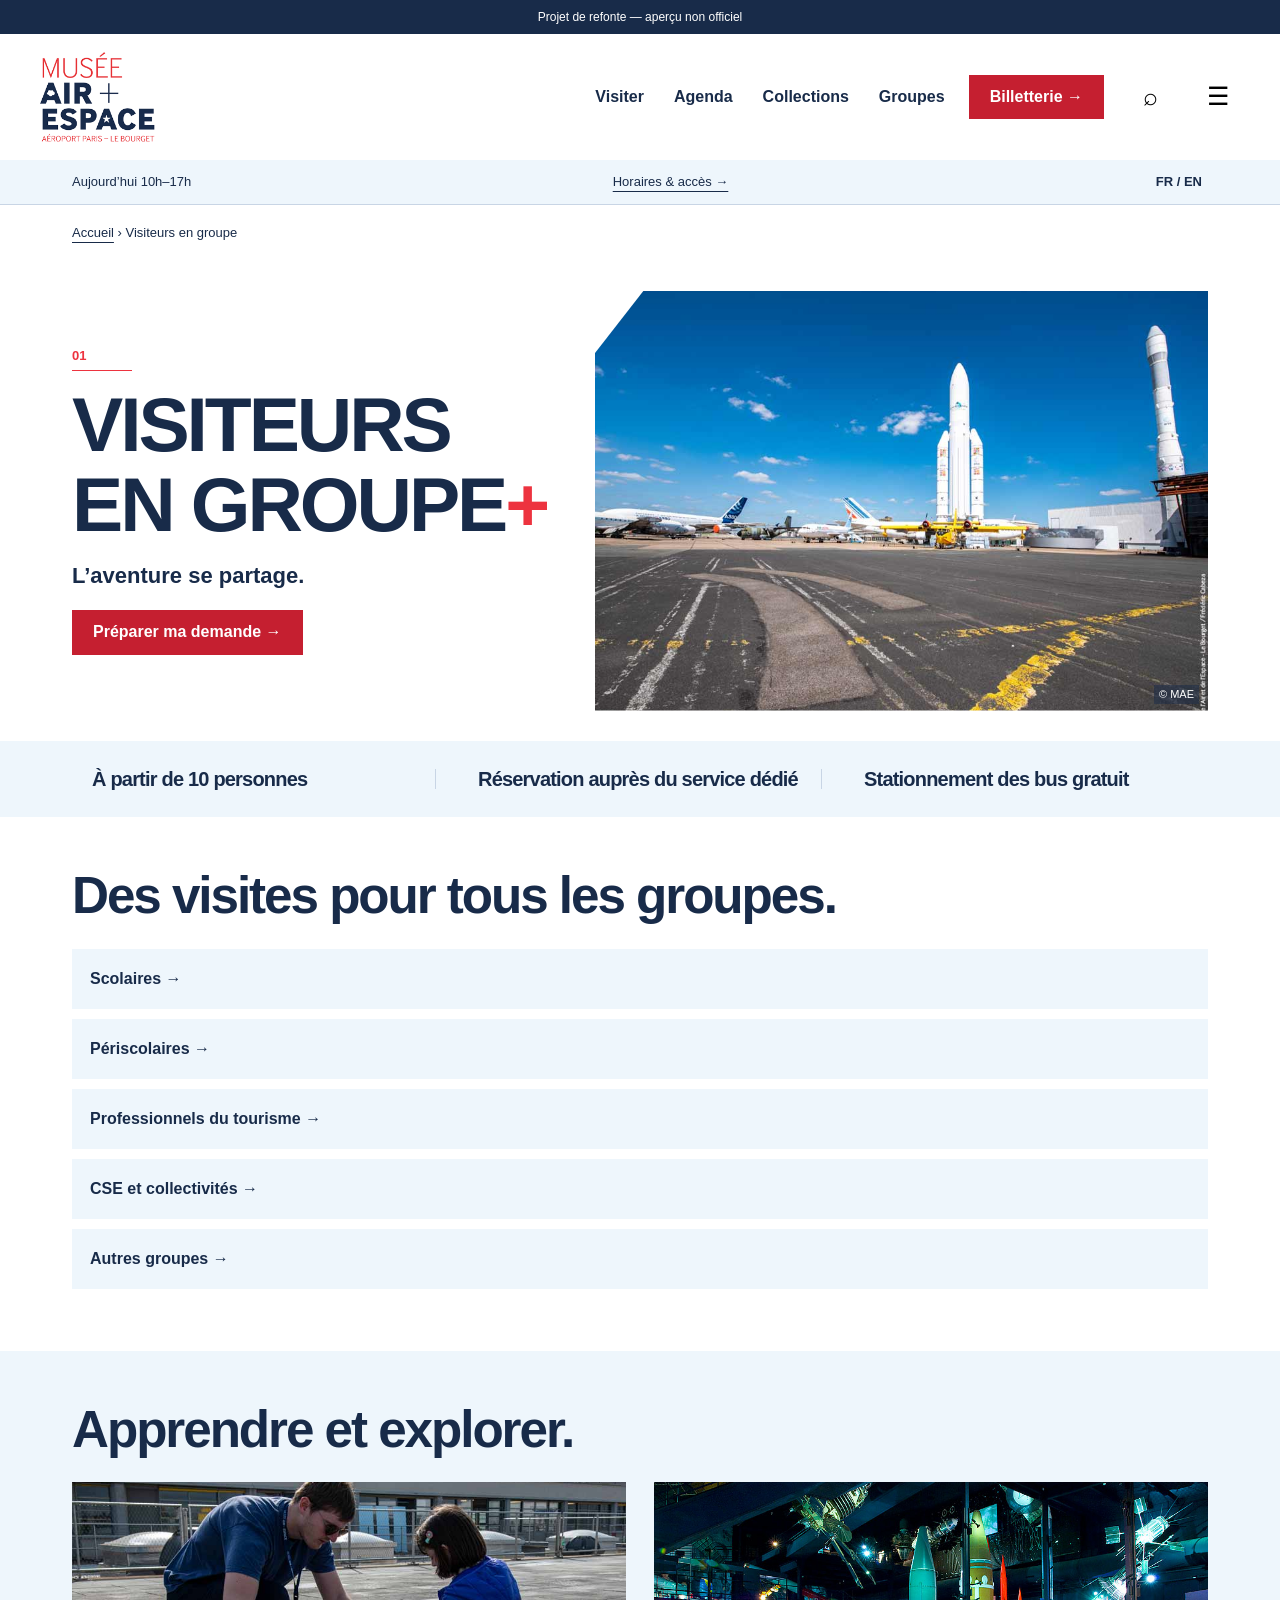
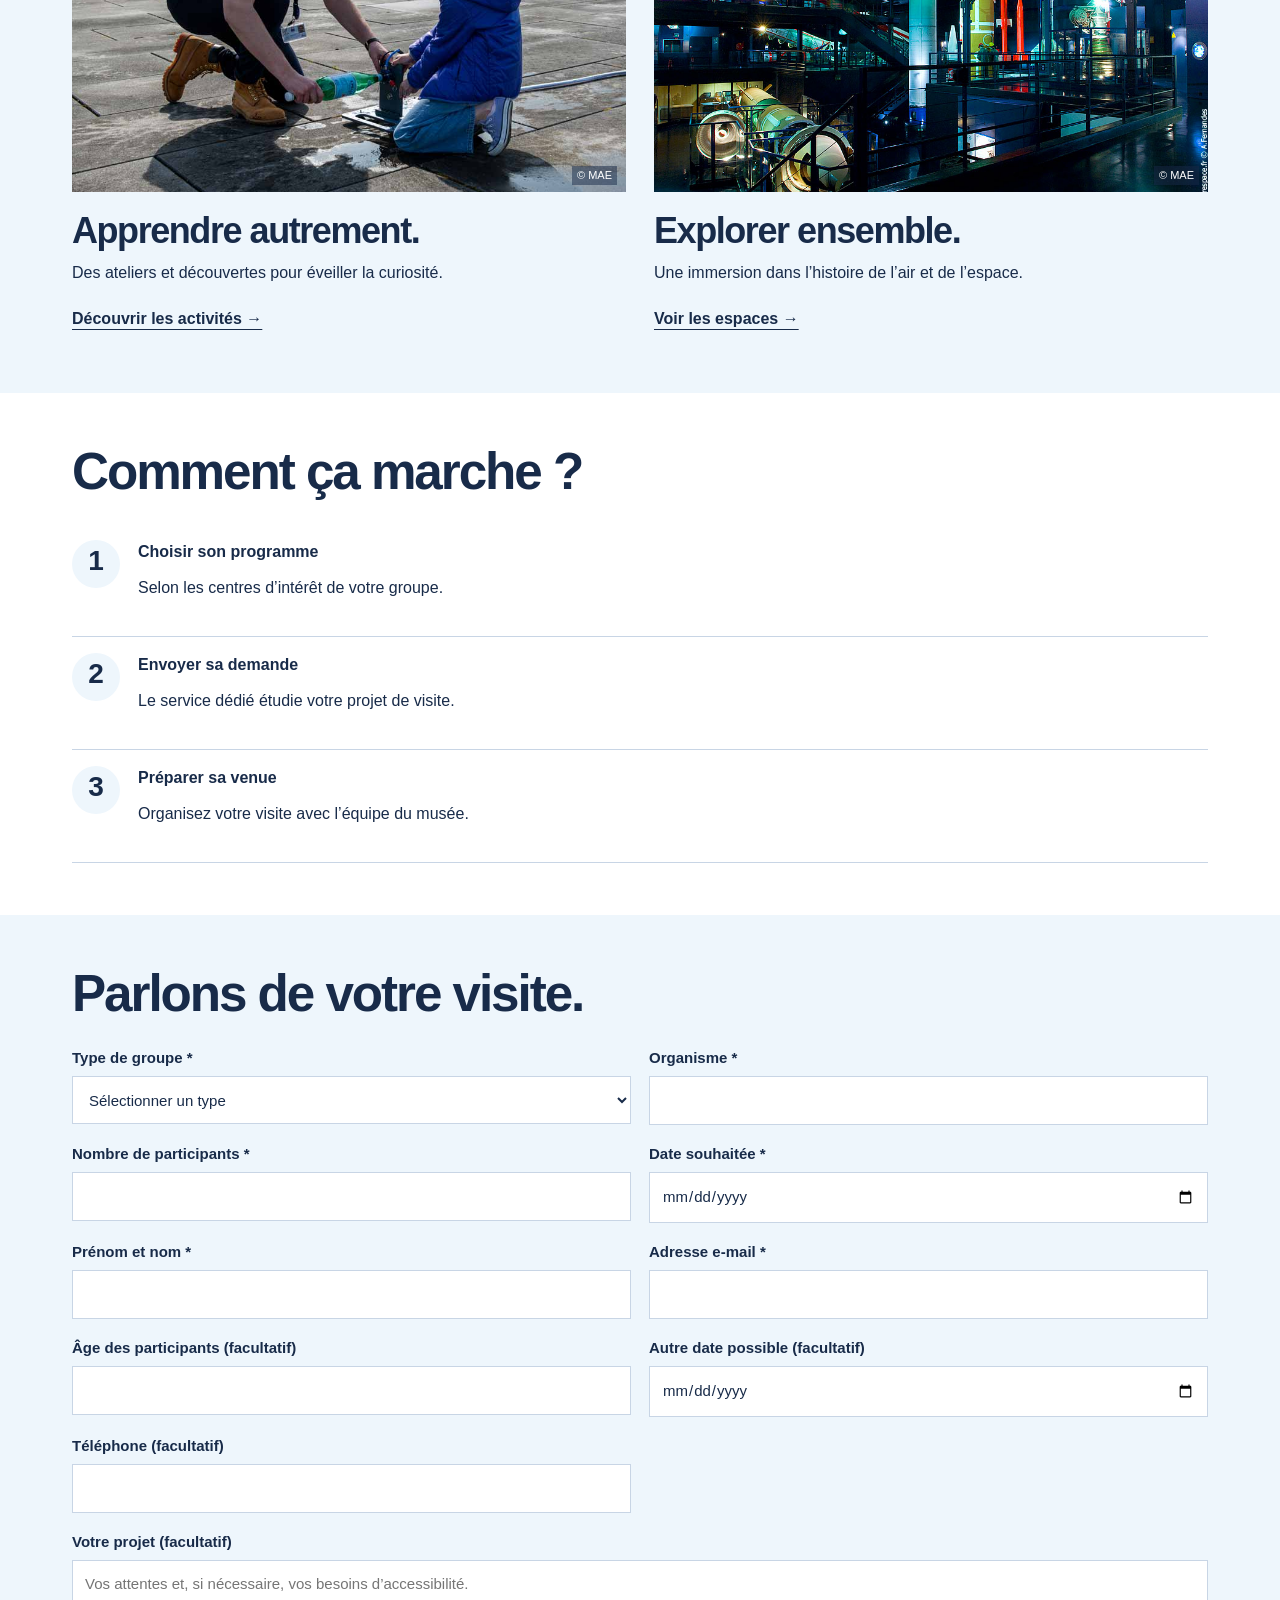
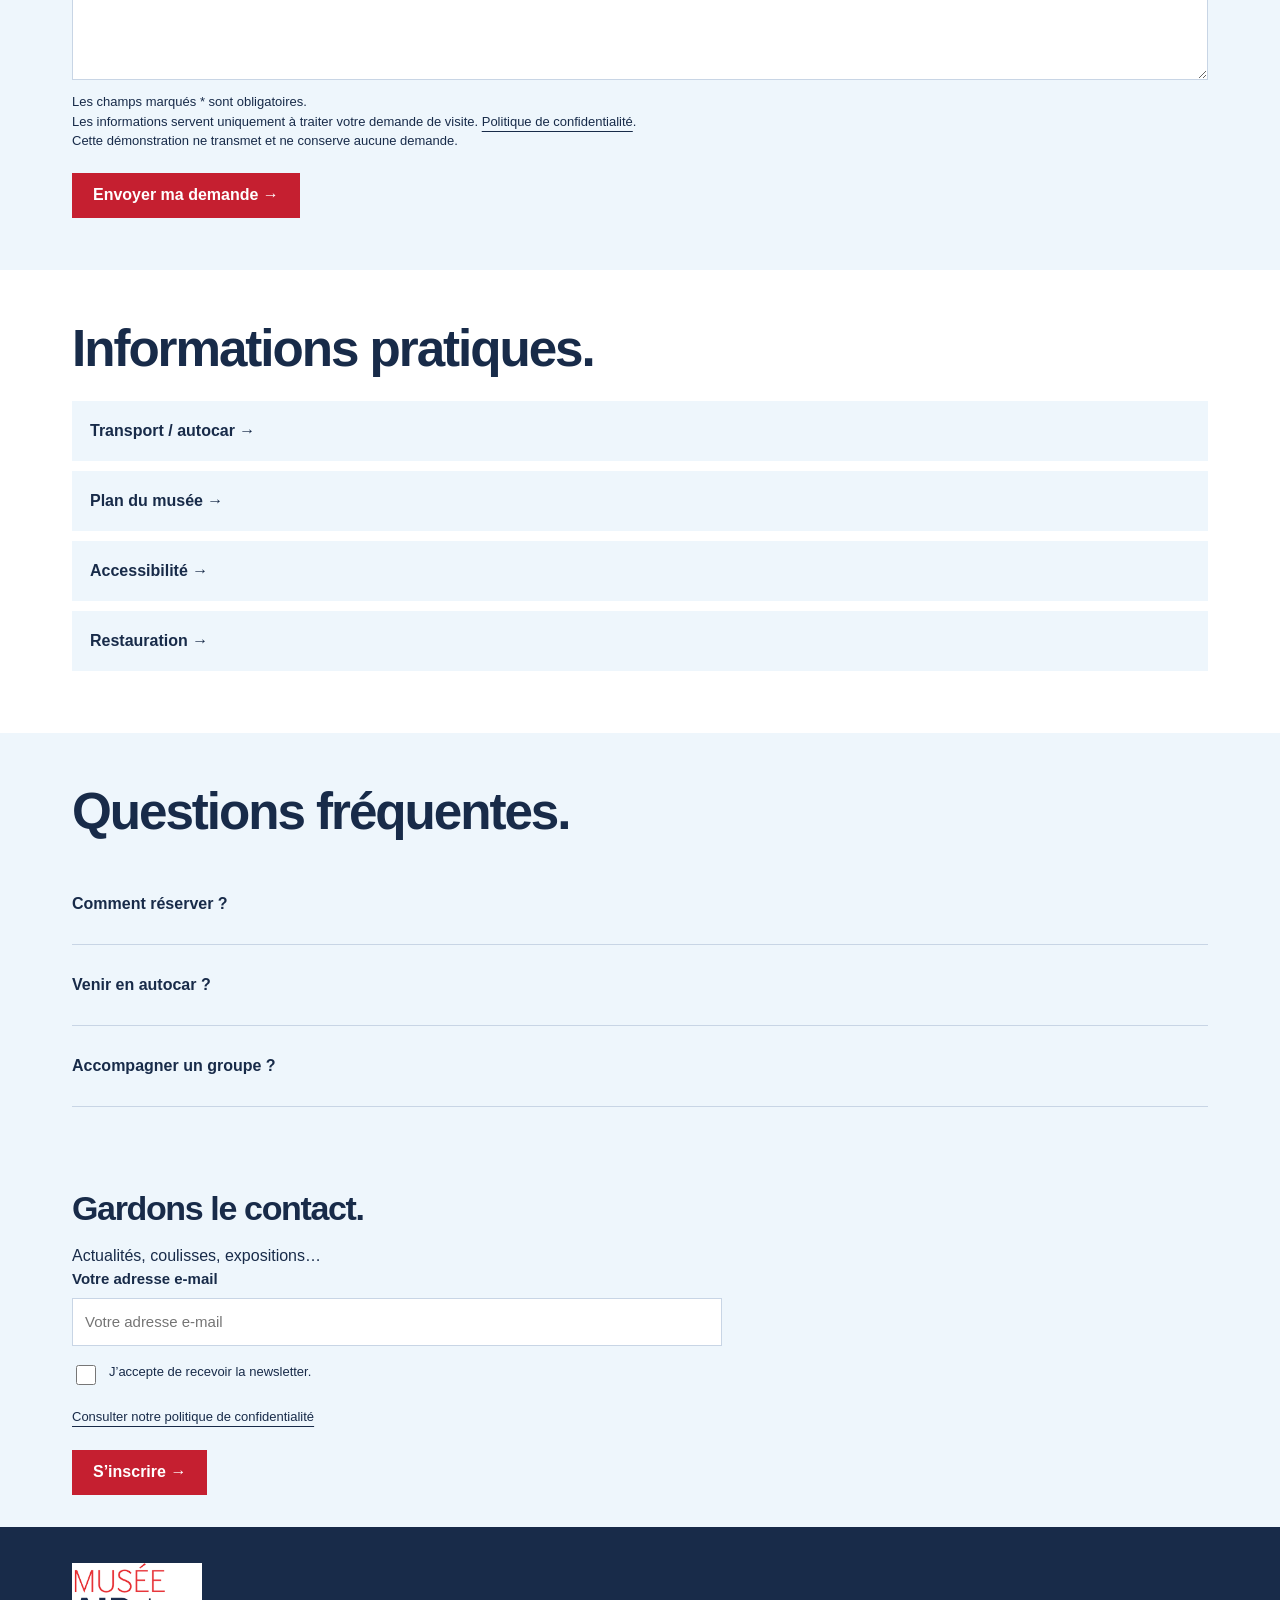
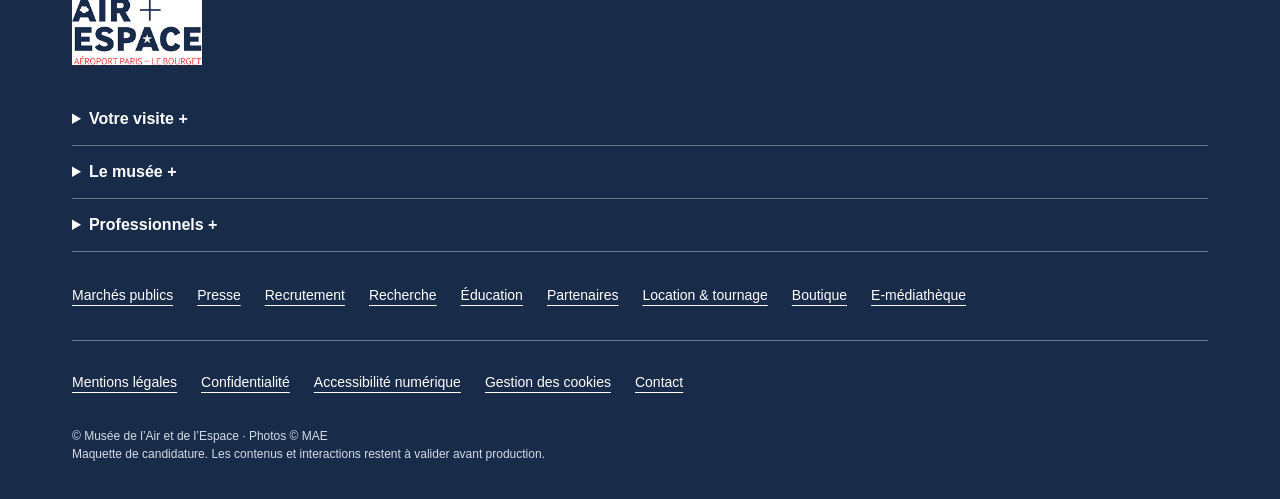
<file: prototype-b/groups.html>
<!doctype html><html lang="fr"><head><meta charset="utf-8"><meta name="viewport" content="width=device-width,initial-scale=1"><meta name="robots" content="noindex,nofollow"><title>Visiteurs en groupe — MAE · Direction B</title><link rel="stylesheet" href="style.css"></head><body><a class="skip" href="#main">Aller au contenu</a><div class="preview-note">Projet de refonte — aperçu non officiel</div><header class="top" style="position:sticky;top:0;z-index:10"><div class="top-row"><a href="index.html" aria-label="Musée de l’Air et de l’Espace — accueil"><img class="logo" src="assets/logo.png" alt="Musée de l’Air et de l’Espace"></a><nav class="nav" aria-label="Navigation principale"><a href="audiences.html">Visiter</a><a href="agenda.html">Agenda</a><a href="collections.html">Collections</a><a href="groups.html">Groupes</a></nav><a class="btn" href="https://billetterie.museeairespace.fr/" target="_blank" rel="noopener">Billetterie →</a><button class="icon-btn" id="search-toggle" aria-label="Rechercher" aria-expanded="false">⌕</button><button class="icon-btn" id="menu-toggle" aria-label="Menu" aria-expanded="false">☰</button></div><div class="utility"><div class="wrap"><span>Aujourd’hui 10h–17h</span><a href="#" data-info="Horaires & accès">Horaires & accès →</a><button id="language">FR / EN</button></div></div><nav class="menu" id="menu" aria-label="Menu complet" hidden><a href="index.html">Accueil</a><a href="audiences.html">Vous êtes · préparer ma visite</a><a href="agenda.html">Agenda</a><a href="collections.html">Collections</a><a href="groups.html">Visiteurs en groupe</a><a href="#" data-info="Mon compte">Mon compte</a></nav><div id="search-panel" class="search" hidden><label class="field">Rechercher au musée<input id="global-search" type="search" placeholder="Concorde, espace, visites…" autocomplete="off"></label><ul id="suggestions" aria-label="Suggestions de recherche"></ul></div></header><main id="main"><div class="wrap breadcrumb"><a href="index.html">Accueil</a> › Visiteurs en groupe</div><div class="wrap"><section class="hero"><div><span class="number">01</span><h1>VISITEURS<br>EN GROUPE<span class="plus">+</span></h1><p>L’aventure se partage.</p><a class="btn" href="#enquiry">Préparer ma demande →</a></div><figure class="photo"><img src="assets/tarmac.jpg" alt="Avions et fusées du tarmac" loading="eager"><span class="credit">© MAE</span></figure></section></div><div class="pale"><div class="wrap"><div class="practical"><div><h3>À partir de 10 personnes</h3></div><div><h3>Réservation auprès du service dédié</h3></div><div><h3>Stationnement des bus gratuit</h3></div></div></div></div><section class="section "><div class="wrap"><h2>Des visites pour tous les groupes.</h2><div class="archives"><a href="#enquiry">Scolaires →</a><a href="#enquiry">Périscolaires →</a><a href="#enquiry">Professionnels du tourisme →</a><a href="#enquiry">CSE et collectivités →</a><a href="#enquiry">Autres groupes →</a></div></div></section><section class="section pale"><div class="wrap"><h2>Apprendre et explorer.</h2><div class="grid"><article class="story"><figure class="photo"><img src="assets/workshop.jpg" alt="Atelier de fusée à eau" loading="eager"><span class="credit">© MAE</span></figure><h3>Apprendre autrement.</h3><p>Des ateliers et découvertes pour éveiller la curiosité.</p><a class="textlink" href="agenda.html#workshops">Découvrir les activités →</a></article><article class="story"><figure class="photo"><img src="assets/space-hall.jpg" alt="Hall de l’espace" loading="eager"><span class="credit">© MAE</span></figure><h3>Explorer ensemble.</h3><p>Une immersion dans l’histoire de l’air et de l’espace.</p><a class="textlink" href="audiences.html#spaces">Voir les espaces →</a></article></div></div></section><section class="section "><div class="wrap"><h2>Comment ça marche ?</h2><ol class="rows steps"><li><div><strong>Choisir son programme</strong><p>Selon les centres d’intérêt de votre groupe.</p></div></li><li><div><strong>Envoyer sa demande</strong><p>Le service dédié étudie votre projet de visite.</p></div></li><li><div><strong>Préparer sa venue</strong><p>Organisez votre visite avec l’équipe du musée.</p></div></li></ol></div></section><section class="section pale"><div class="wrap"><h2>Parlons de votre visite.</h2><div id="enquiry"><form class="demo-form" data-demo="group"><div class="fields"><label class="field">Type de groupe *<select name="group" required><option value="">Sélectionner un type</option><option value="school">Scolaires</option><option value="after">Périscolaires</option><option value="tourism">Professionnels du tourisme</option><option value="cse">CSE et collectivités</option><option value="other">Autres groupes</option></select></label><label class="field">Organisme *<input type="text" name="organisation" required ></label><label class="field">Nombre de participants *<input type="number" name="participants" required min="10"></label><label class="field">Date souhaitée *<input type="date" name="date" required ></label><label class="field">Prénom et nom *<input type="text" name="name" required ></label><label class="field">Adresse e-mail *<input type="email" name="email" required ></label><label class="field">Âge des participants (facultatif)<input type="text" name="age"  ></label><label class="field">Autre date possible (facultatif)<input type="date" name="alternative"  ></label><label class="field">Téléphone (facultatif)<input type="tel" name="phone"  ></label><label class="field full">Votre projet (facultatif)<textarea name="project" placeholder="Vos attentes et, si nécessaire, vos besoins d’accessibilité."></textarea></label></div><p class="form-help">Les champs marqués * sont obligatoires.<br>Les informations servent uniquement à traiter votre demande de visite. <a href="#" data-info="Confidentialité">Politique de confidentialité</a>.<br>Cette démonstration ne transmet et ne conserve aucune demande.</p><div class="form-actions"><button class="btn">Envoyer ma demande →</button></div><div class="feedback" data-feedback hidden></div></form></div></div></section><section class="section "><div class="wrap"><h2>Informations pratiques.</h2><div class="archives"><a href="#" data-info="Transport/autocar">Transport / autocar →</a><a href="audiences.html#spaces">Plan du musée →</a><a href="#" data-info="Accessibilité">Accessibilité →</a><a href="#" data-info="Restauration">Restauration →</a></div></div></section><section class="section pale"><div class="wrap"><h2>Questions fréquentes.</h2><details class="faq"><summary>Comment réserver ?</summary><p>Adressez votre demande au service dédié. Une demande ne constitue pas une réservation confirmée.</p></details><details class="faq"><summary>Venir en autocar ?</summary><p>Le stationnement des bus est gratuit. Les modalités de venue sont à confirmer avec le musée.</p></details><details class="faq"><summary>Accompagner un groupe ?</summary><p>Précisez votre projet et vos éventuels besoins d’accessibilité dans la demande.</p></details></div></section></main><section class="newsletter"><div class="wrap"><h2>Gardons le contact.</h2><p>Actualités, coulisses, expositions…</p><form class="demo-form" data-demo="newsletter"><label class="field">Votre adresse e-mail<input type="email" name="email" placeholder="Votre adresse e-mail" required></label><label class="consent"><input type="checkbox" name="consent" required>J’accepte de recevoir la newsletter.</label><a class="privacy" href="#" data-info="Confidentialité">Consulter notre politique de confidentialité</a><div class="form-actions"><button class="btn">S’inscrire →</button></div><div class="feedback" data-feedback hidden></div></form></div></section><footer class="footer"><div class="wrap"><img class="logo" src="assets/logo.png" alt="Musée de l’Air et de l’Espace"><details><summary>Votre visite +</summary><a href="audiences.html">Préparer ma visite</a><a href="agenda.html">Agenda</a><a href="audiences.html#spaces">Plan et accessibilité</a></details><details><summary>Le musée +</summary><a href="collections.html">Collections</a><a href="#" data-info="Recherche">Recherche</a></details><details><summary>Professionnels +</summary><a href="groups.html">Groupes</a><a href="#" data-info="Presse">Presse</a></details><div class="footer-links"><a href="#" data-info="Marchés publics">Marchés publics</a><a href="#" data-info="Presse">Presse</a><a href="#" data-info="Recrutement">Recrutement</a><a href="#" data-info="Recherche">Recherche</a><a href="#" data-info="Éducation">Éducation</a><a href="#" data-info="Partenaires">Partenaires</a><a href="#" data-info="Location & tournage">Location & tournage</a><a href="#" data-info="Boutique">Boutique</a><a href="#" data-info="E-médiathèque">E-médiathèque</a></div><div class="legal"><a href="#" data-info="Mentions légales">Mentions légales</a><a href="#" data-info="Confidentialité">Confidentialité</a><a href="#" data-info="Accessibilité numérique">Accessibilité numérique</a><a href="#" data-info="Gestion des cookies">Gestion des cookies</a><a href="#" data-info="Contact">Contact</a></div><small>© Musée de l’Air et de l’Espace · Photos © MAE<br>Maquette de candidature. Les contenus et interactions restent à valider avant production.</small></div></footer><dialog id="info-dialog"><button class="dialog-close" aria-label="Fermer">×</button><div class="dialog-body"><h2 id="info-title"></h2><p id="info-body"></p><button class="btn dialog-close-action">Fermer</button></div></dialog><script src="app.js"></script></body></html>
</file>
<file: prototype-b/style.css>
:root{--navy:#182b49;--red:#ed333f;--pale:#eef6fc;--line:#c8d5e5}*{box-sizing:border-box}body{margin:0;color:var(--navy);background:white;font:16px/1.5 Arial,Helvetica,sans-serif}h1,h2,h3,p,figure{margin:0}h1,h2,h3{font-weight:900;line-height:1.04;letter-spacing:-.04em}h1{font-size:clamp(42px,6vw,80px)}h2{font-size:clamp(30px,4vw,52px)}h3{font-size:25px}a{color:inherit;text-underline-offset:5px}button,input,select,textarea{font:inherit}button,a,input,select,textarea{touch-action:manipulation}button{cursor:pointer}button,a{min-height:44px}button:focus-visible,a:focus-visible,input:focus-visible,select:focus-visible,textarea:focus-visible{outline:3px solid #007ca8;outline-offset:4px}[hidden]{display:none!important}.skip{position:fixed;top:-100px;left:10px;z-index:20;background:white;padding:12px}.skip:focus{top:10px}.wrap{max-width:1200px;margin:auto;padding:0 32px}.top{background:white;border-bottom:1px solid var(--line)}.top-row{display:flex;align-items:center;gap:24px;padding:18px 32px;max-width:1264px;margin:auto}.logo{width:115px;height:auto;display:block}.nav{display:flex;gap:30px;align-items:center;margin-left:auto}.nav a{font-weight:700;text-decoration:none;display:flex;align-items:center}.btn{display:inline-flex;align-items:center;justify-content:center;gap:12px;background:var(--red);color:white;border:1px solid var(--red);padding:11px 20px;font-weight:700;text-decoration:none;line-height:1.3;min-height:44px}.btn.outline{background:white;color:var(--navy);border-color:var(--line)}.icon-btn{display:flex;align-items:center;justify-content:center;background:none;border:0;min-width:44px;height:44px;font-size:25px}.utility{background:var(--pale);font-size:13px}.utility .wrap{display:flex;justify-content:space-between;align-items:center;gap:12px;min-height:44px}.utility a,.utility button{display:inline-flex;align-items:center;min-height:44px}.utility button{border:0;background:none;color:var(--navy);font-size:13px;font-weight:bold}.menu{padding:20px 32px;background:var(--navy);color:white}.menu a{display:block;padding:12px 0;border-bottom:1px solid #65768e}.search{padding:24px;background:var(--pale);border-bottom:1px solid var(--line)}.search ul{list-style:none;padding:0}.search li a{display:block;padding:10px;border-bottom:1px solid var(--line)}.notice{padding:16px 20px;background:#fff0f1;border-left:4px solid var(--red);line-height:1.4}.notice a{display:inline-block;padding:7px 0;font-weight:bold}.feedback{margin-top:18px;padding:20px;background:var(--pale);border-left:4px solid var(--red)}.preview-note{font-size:12px;padding:8px 16px;background:var(--navy);color:white;text-align:center}.breadcrumb{font-size:13px;padding-top:18px;padding-bottom:18px}.hero{display:grid;grid-template-columns:1fr 1.25fr;gap:32px;align-items:center;padding:30px 0}.hero h1{margin:10px 0 18px}.hero p{font-size:22px;font-weight:700;line-height:1.25;margin-bottom:20px}.hero .air{font-size:clamp(70px,9vw,126px);line-height:.86;letter-spacing:-.07em}.plus{color:var(--red)}.number{display:block;color:var(--red);font-size:13px;font-weight:700;width:60px;border-bottom:1px solid var(--red);padding-bottom:4px;margin-bottom:14px}.photo img{width:100%;height:100%;object-fit:cover;display:block}.photo{position:relative;overflow:hidden;background:var(--pale)}.photo .credit{position:absolute;bottom:7px;right:9px;color:white;background:#182b4980;font-size:11px;padding:1px 5px}.hero .photo{height:420px;clip-path:polygon(8% 0,100% 0,100% 100%,0 100%,0 15%)}.section{padding:52px 0}.section h2{margin-bottom:26px}.section p{margin:12px 0 20px}.pale{background:var(--pale)}.grid{display:grid;grid-template-columns:repeat(2,minmax(0,1fr));gap:28px}.practical{display:grid;grid-template-columns:repeat(3,1fr);gap:22px;padding:28px 0}.practical div{padding:0 20px;border-right:1px solid var(--line)}.practical div:last-child{border:0}.practical h3{font-size:20px}.practical p{font-size:15px;margin:8px 0}.practical a{display:inline-flex;align-items:center;font-weight:bold;min-height:44px}.story .photo{height:310px}.story h3{margin:20px 0 12px;font-size:36px}.story p{margin:0 0 12px}.textlink{display:inline-flex;align-items:center;min-height:44px;font-weight:700}.planner{background:var(--navy);color:white;padding:36px 0}.planner h2{margin-bottom:22px}.planner-fields{display:grid;grid-template-columns:repeat(3,1fr);gap:18px}.fields{display:grid;grid-template-columns:repeat(2,minmax(0,1fr));gap:18px}.field{display:flex;flex-direction:column;gap:7px;font-size:15px;font-weight:700;min-width:0}.field.full{grid-column:1/-1}.field input,.field select,.field textarea{width:100%;min-height:48px;padding:12px;border:1px solid var(--line);border-radius:0;background:white;color:var(--navy);font-weight:400}.field textarea{min-height:120px;resize:vertical}.checks{display:flex;flex-wrap:wrap;gap:12px}.checks label{display:flex;align-items:center;gap:8px;min-height:44px;font-weight:400}.checks input{width:20px;height:20px;min-height:20px}.form-actions{display:flex;gap:12px;flex-wrap:wrap;margin-top:22px}.event{border:1px solid var(--line);background:white}.event .photo{height:280px}.event .photo img{object-fit:cover}.event-body{padding:22px}.event-body h3{font-size:28px;margin:10px 0}.event-body p{font-size:15px;margin:12px 0}.tag{font-size:13px;color:var(--red);font-weight:700;text-transform:uppercase}.event .form-actions{display:grid;grid-template-columns:1fr 1fr}.audience{display:grid;grid-template-columns:repeat(3,1fr);gap:14px}.audience a{background:var(--pale);text-decoration:none;text-align:center;padding:24px 12px;font-weight:bold}.audience .symbol{font-size:32px;display:block;margin-bottom:12px}.audience small{font-weight:400;display:block;margin-top:8px;font-size:14px}.object .photo{height:360px}.object h3{font-size:40px;margin-bottom:15px}.specs{display:flex;flex-wrap:wrap;gap:24px;margin:20px 0}.specs strong{display:block;font-size:24px}.technical{margin-top:26px;border-top:1px solid var(--line);padding-top:20px}.technical-grid{display:grid;grid-template-columns:repeat(2,1fr);gap:18px}.range{display:grid;grid-template-columns:1fr 1fr;gap:10px}.reserve{background:var(--navy);color:white;padding:30px}.reserve h3{font-size:32px}.reserve .plus{font-size:70px;display:block;line-height:1.1}.rows{list-style:none;padding:0;margin:0}.rows li{padding:16px 0;border-bottom:1px solid var(--line)}.space-row{display:flex;gap:14px;align-items:center}.space-row .photo{width:110px;height:80px;flex:0 0 110px}.space-row strong{display:block}.space-row small{font-size:13px}.closed{display:block;color:#b81d2d;font-size:13px}.tabs{display:flex;gap:10px;margin:0 0 24px}.tabs button{padding:10px 16px;background:white;border:1px solid var(--line);color:var(--navy)}.tabs button[aria-pressed=true]{background:var(--navy);color:white}.service-grid{display:grid;grid-template-columns:1fr 1fr;gap:10px}.service-grid a{display:flex;align-items:center;padding:14px;background:var(--pale);text-decoration:none}.archives a{display:flex;padding:18px;background:var(--pale);margin:10px 0;font-weight:700;text-decoration:none}.microphone{display:flex;align-items:center;justify-content:center;min-height:200px;background:var(--navy);color:white;font-size:36px;font-weight:700}.steps{counter-reset:step}.steps li{counter-increment:step;display:flex;gap:18px;align-items:flex-start}.steps li:before{content:counter(step);background:var(--pale);font-size:28px;font-weight:bold;min-width:48px;height:48px;text-align:center;border-radius:50%}details.faq{border-bottom:1px solid var(--line);padding:18px 0}details.faq summary{font-weight:bold;cursor:pointer;min-height:44px;display:flex;align-items:center}.newsletter{padding:32px 0;background:var(--pale)}.newsletter h2{font-size:34px;margin-bottom:18px}.newsletter .field{max-width:650px}.newsletter .consent{display:flex;gap:10px;align-items:flex-start;font-size:13px;margin:16px 0}.newsletter .consent input{width:20px;height:20px}.newsletter .privacy{font-size:13px}.footer{background:var(--navy);color:white;padding:36px 0}.footer .logo{width:130px;margin-bottom:28px}.footer details{border-bottom:1px solid #66778e;margin:0}.footer summary{padding:14px 0;font-weight:bold;cursor:pointer;min-height:44px}.footer details a{display:block;padding:8px 0}.footer-links,.legal{display:flex;flex-wrap:wrap;gap:10px 24px;margin:22px 0}.footer-links a,.legal a{display:inline-flex;align-items:center;min-height:44px;font-size:14px}.legal{border-top:1px solid #66778e;padding-top:20px;font-size:12px}.footer small{display:block;font-size:12px;color:#d4dce8}dialog{border:0;padding:30px;max-width:500px;width:calc(100% - 32px);color:var(--navy)}dialog::backdrop{background:#182b49a0}.dialog-close{float:right;background:none;border:0;font-size:24px}.dialog-body{padding-top:25px}.dialog-body h2{font-size:28px}.dialog-body p{margin:18px 0}.map-panel{padding:24px;border:1px solid var(--line);background:var(--pale)}.map-panel h3{font-size:24px;margin-bottom:12px}.form-help{font-size:13px;line-height:1.5;margin-top:18px}.poster-hero{object-fit:cover}.filter-summary{font-weight:bold;margin:24px 0}
@media(max-width:680px){.wrap{padding:0 20px}.top-row{padding:12px 16px;gap:9px;flex-wrap:nowrap}.logo{width:83px}.top-row .btn{padding:10px 12px;font-size:13px;margin-left:auto}.top-row .icon-btn{min-width:44px;width:44px;font-size:23px}.nav{display:none}.utility .wrap{padding:0 14px;font-size:11px;gap:6px}.utility button{font-size:11px}.utility a{font-size:11px}.hero{display:flex;flex-direction:column;align-items:stretch;gap:24px;padding:25px 0 32px}.hero h1{font-size:44px;line-height:1;letter-spacing:-.045em}.hero .air{font-size:76px;line-height:.87}.hero p{font-size:20px}.hero .photo{height:235px;clip-path:polygon(6% 0,100% 0,100% 100%,0 100%,0 10%)}.section{padding:36px 0}.section h2{font-size:32px;margin-bottom:22px}.grid,.fields,.planner-fields,.technical-grid,.practical{grid-template-columns:1fr}.grid{gap:30px}.field.full{grid-column:auto}.practical{padding:18px 0;gap:0}.practical div{border:0;border-bottom:1px solid var(--line);padding:15px 0}.practical div:last-child{border:0}.story .photo{height:215px}.story h3{font-size:32px}.audience{grid-template-columns:repeat(2,minmax(0,1fr));gap:10px}.audience a{padding:18px 8px;font-size:14px}.audience small{font-size:12px}.planner{padding:30px 0}.planner h2{font-size:30px}.field{font-size:14px}.field input,.field select,.field textarea{font-size:16px}.form-actions{flex-direction:column}.form-actions .btn{width:100%}.event .photo{height:235px}.event-body{padding:20px}.event .form-actions{display:flex;flex-direction:column}.event-body h3{font-size:28px}.object .photo{height:230px}.object h3{font-size:32px}.specs{gap:20px}.specs div{width:100%}.technical-grid{gap:20px}.reserve{padding:24px}.reserve h3{font-size:30px}.space-row .photo{width:88px;flex-basis:88px;height:70px}.space-row{gap:12px}.space-row strong{font-size:15px}.service-grid{font-size:14px}.newsletter{padding:30px 0}.newsletter .btn{width:100%;margin-top:16px}.footer-links{display:grid;grid-template-columns:1fr 1fr;gap:5px 16px}.footer-links a{font-size:13px;line-height:1.3}.legal{gap:4px 18px}.legal a{font-size:12px}.microphone{font-size:32px;min-height:180px}.preview-note{font-size:11px}.breadcrumb{font-size:12px}.checks{gap:8px 15px}.notice{padding:14px}.tabs button{flex:1}.filter-summary{font-size:15px}.menu{padding:16px 20px}}

.dialog-close{min-width:44px;min-height:44px}.btn{background:#c51f30;border-color:#c51f30}.btn.outline{background:white;border-color:var(--line)}html{scroll-padding-top:150px}@media(prefers-reduced-motion:reduce){html{scroll-behavior:auto}}
@media(max-width:360px){.hero .air{font-size:64px}.top-row{gap:4px;padding-left:10px;padding-right:10px}.logo{width:70px}.top-row .btn{padding:10px 8px}}
</file>
